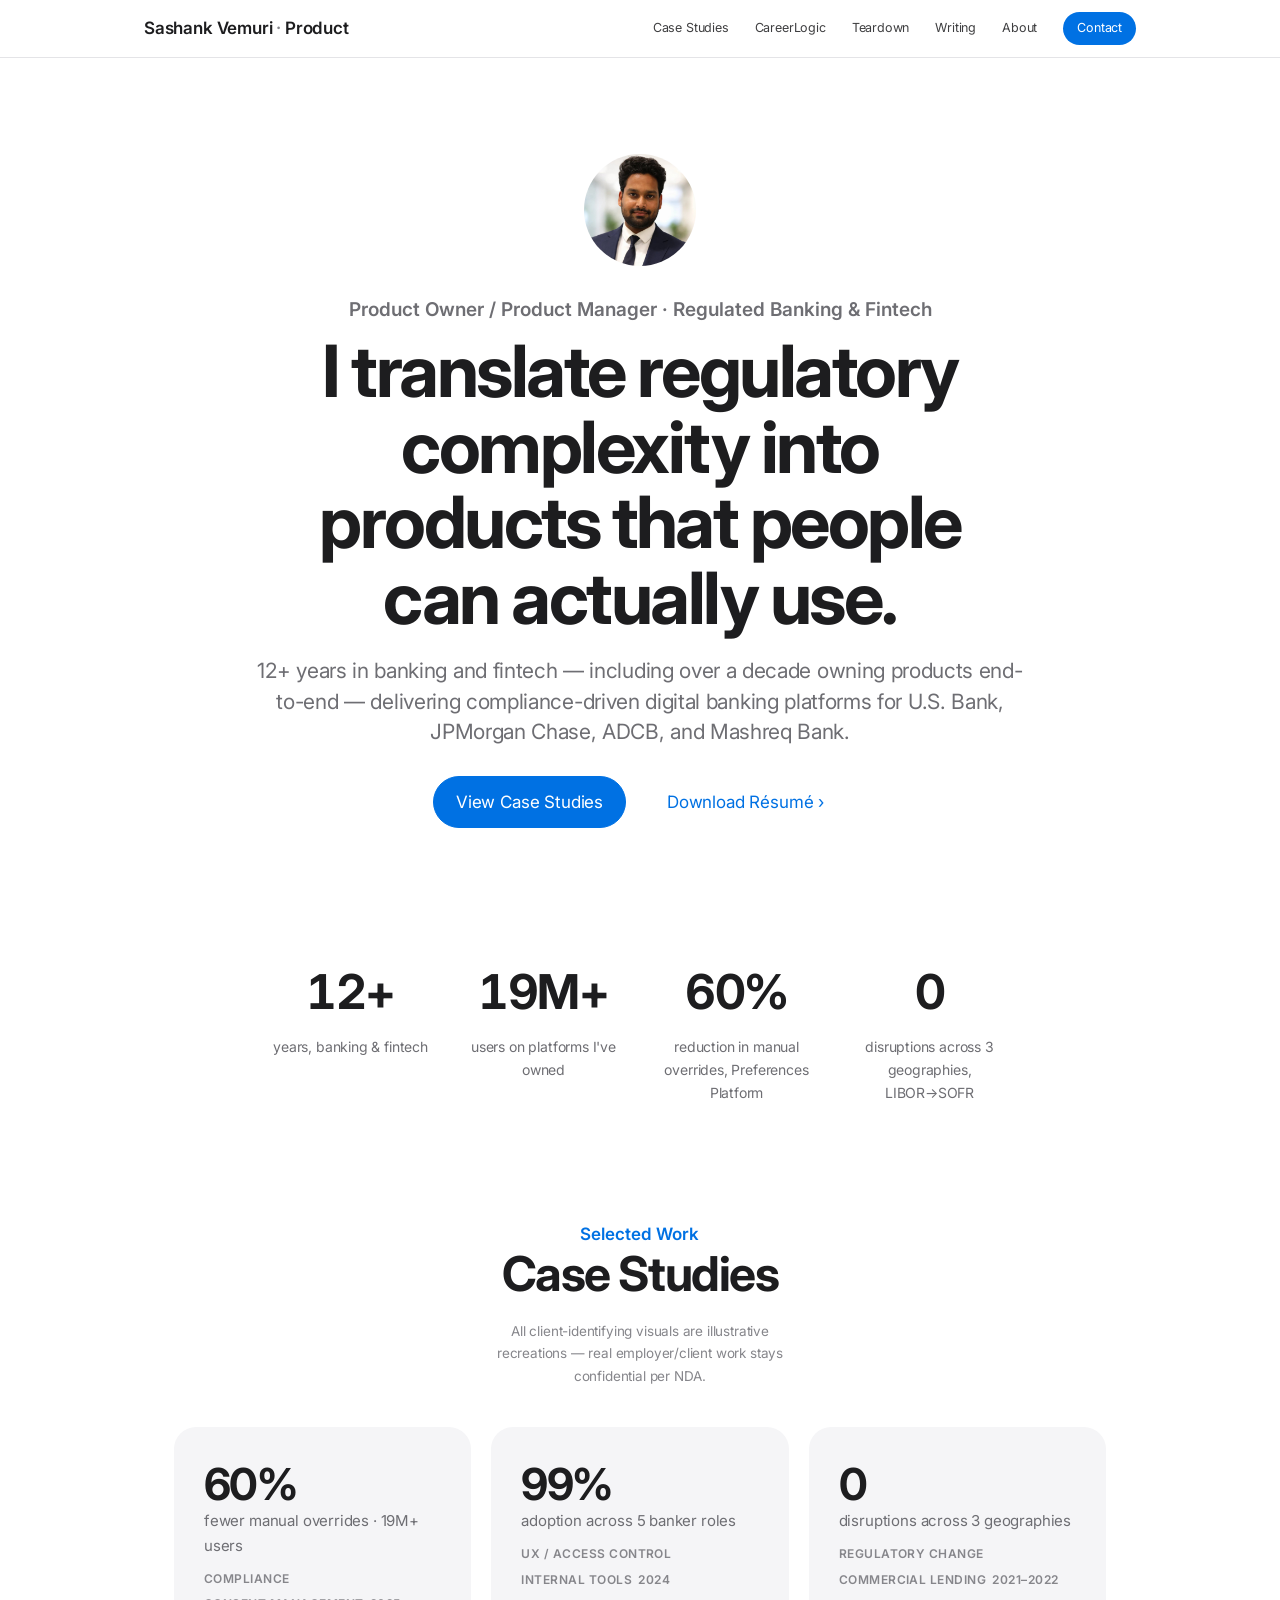
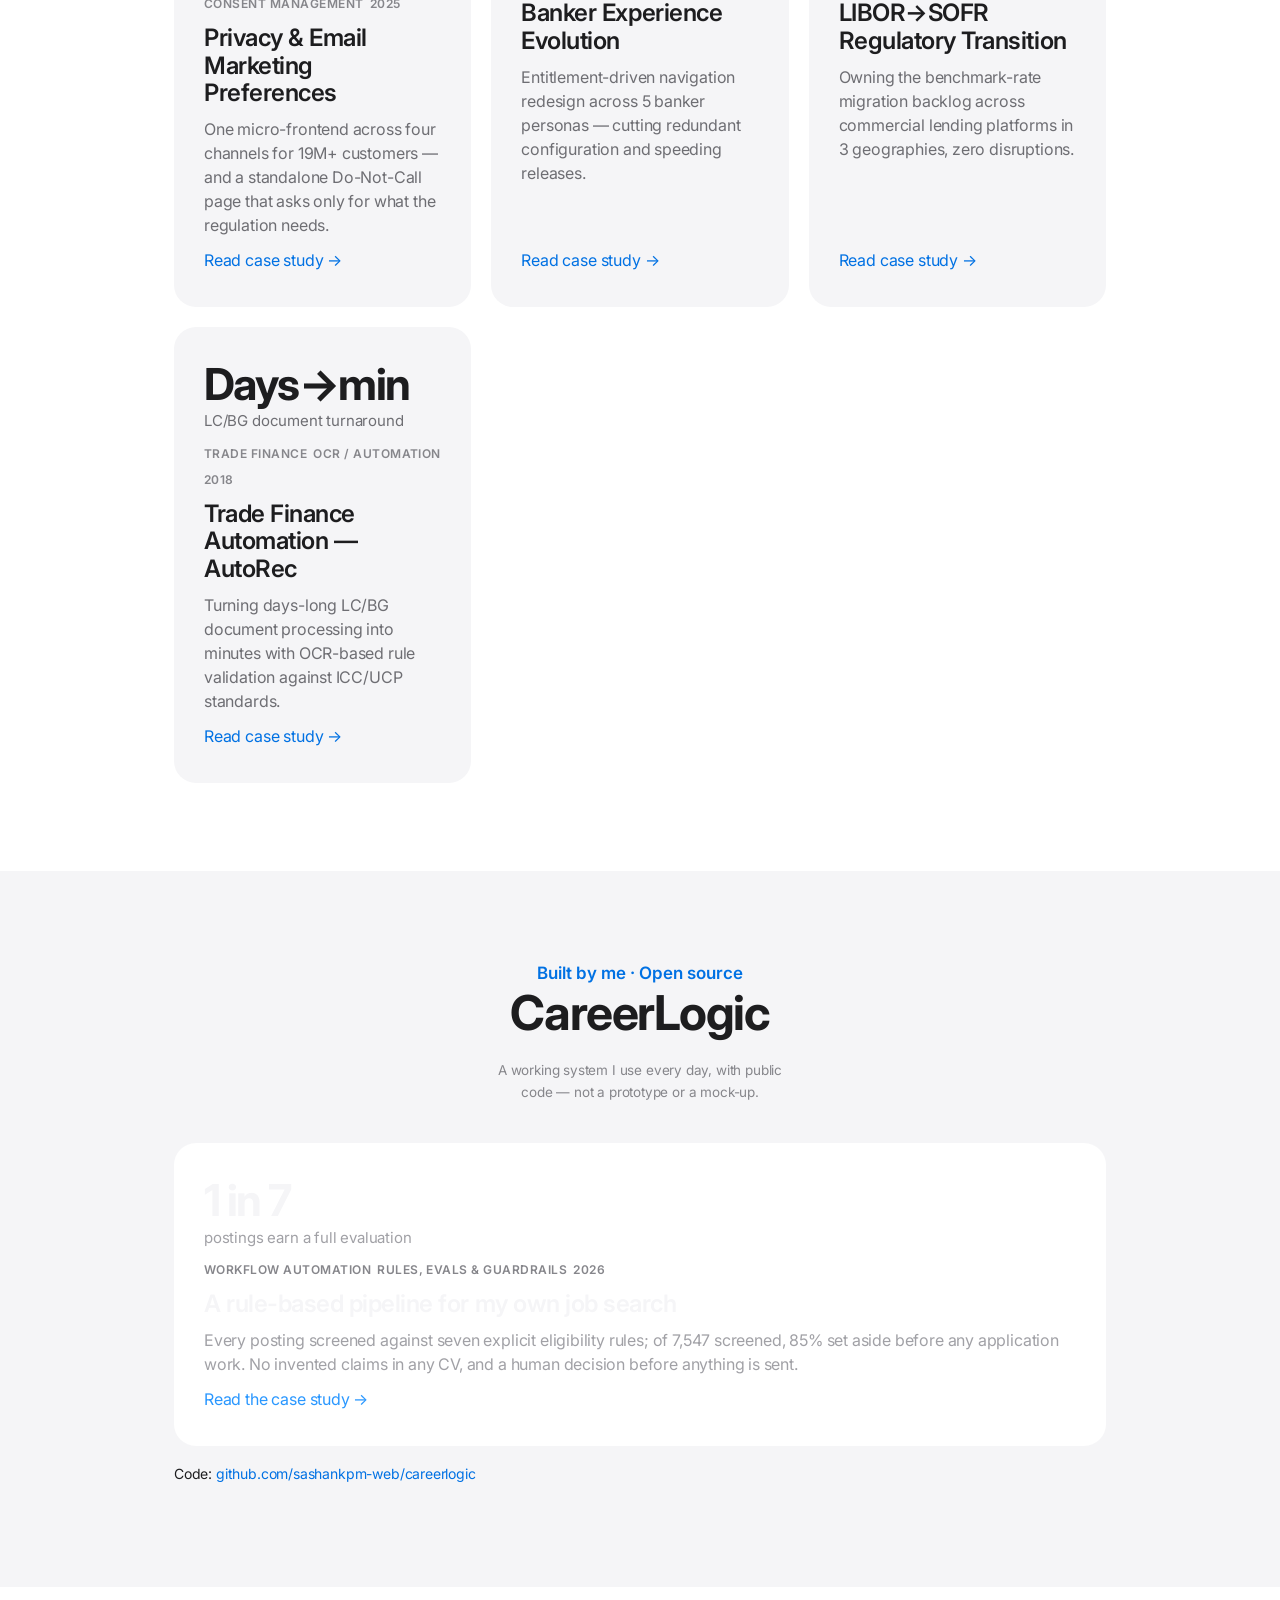
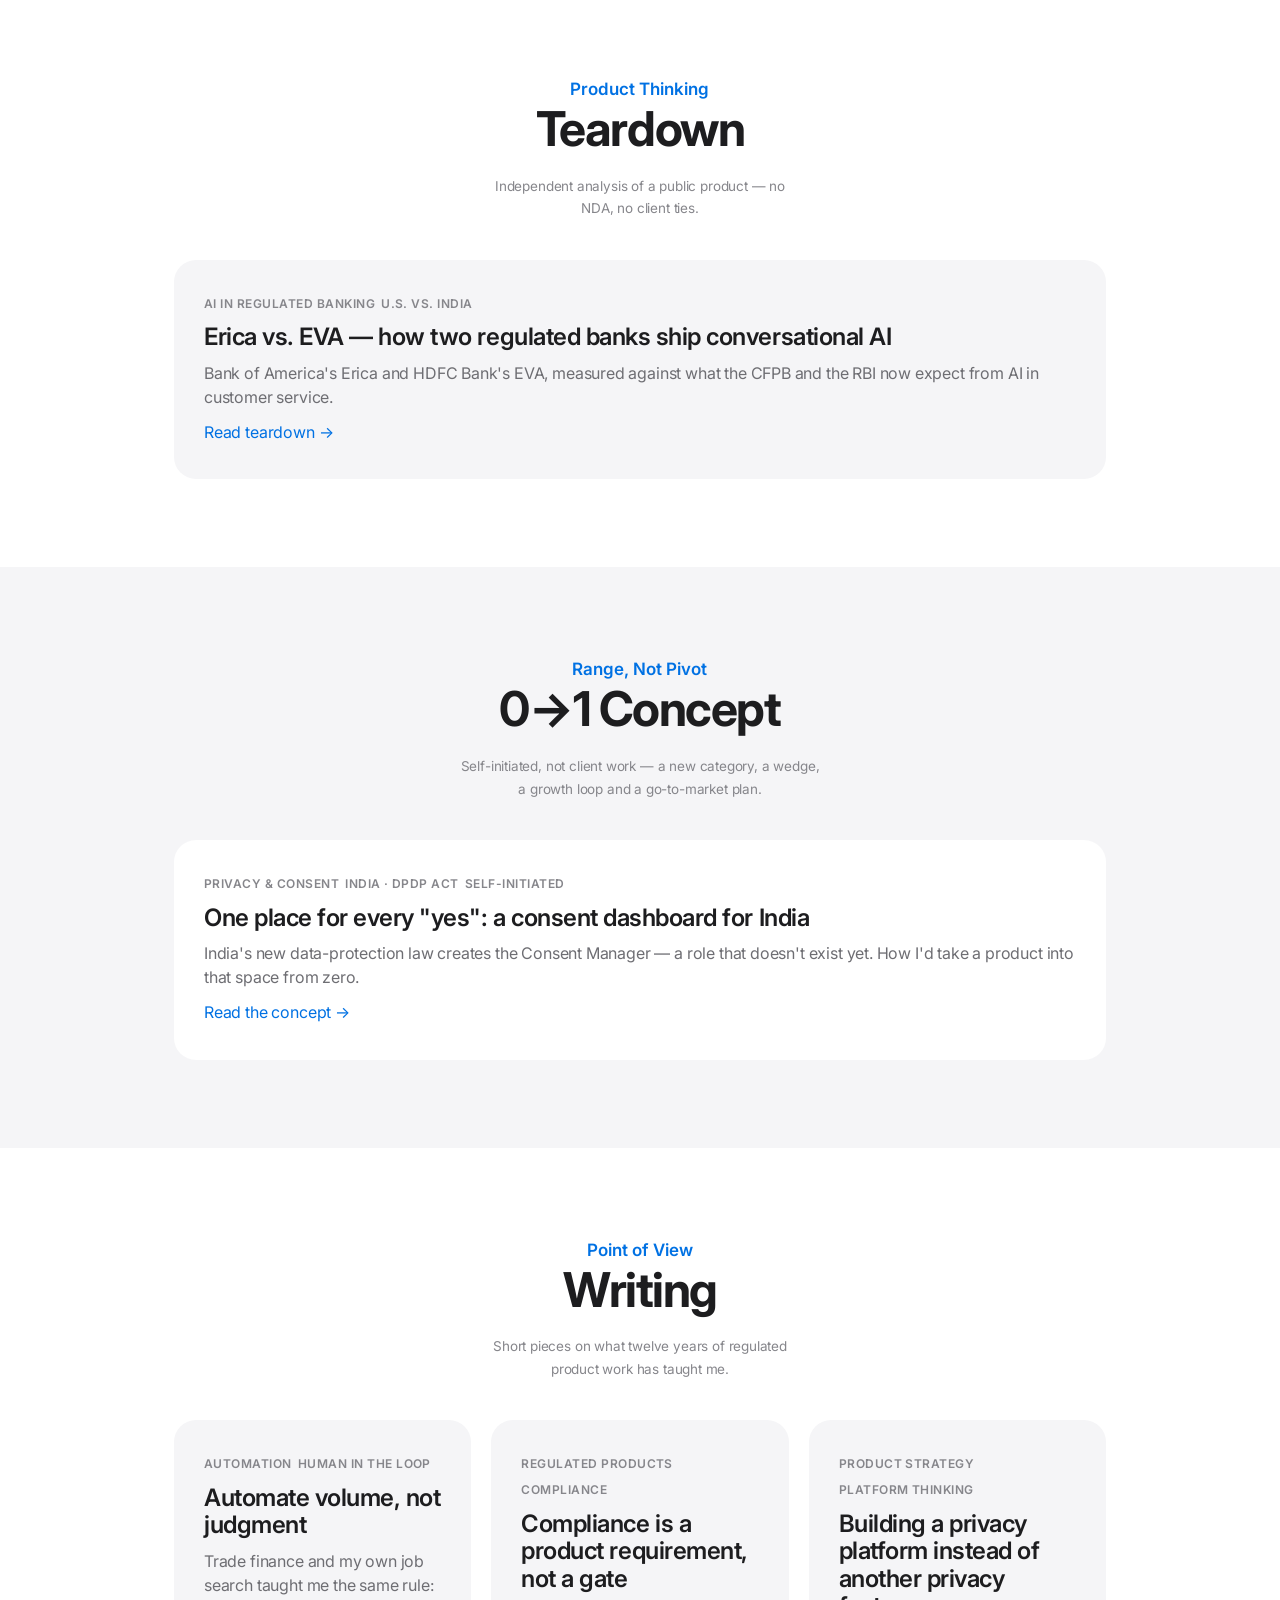
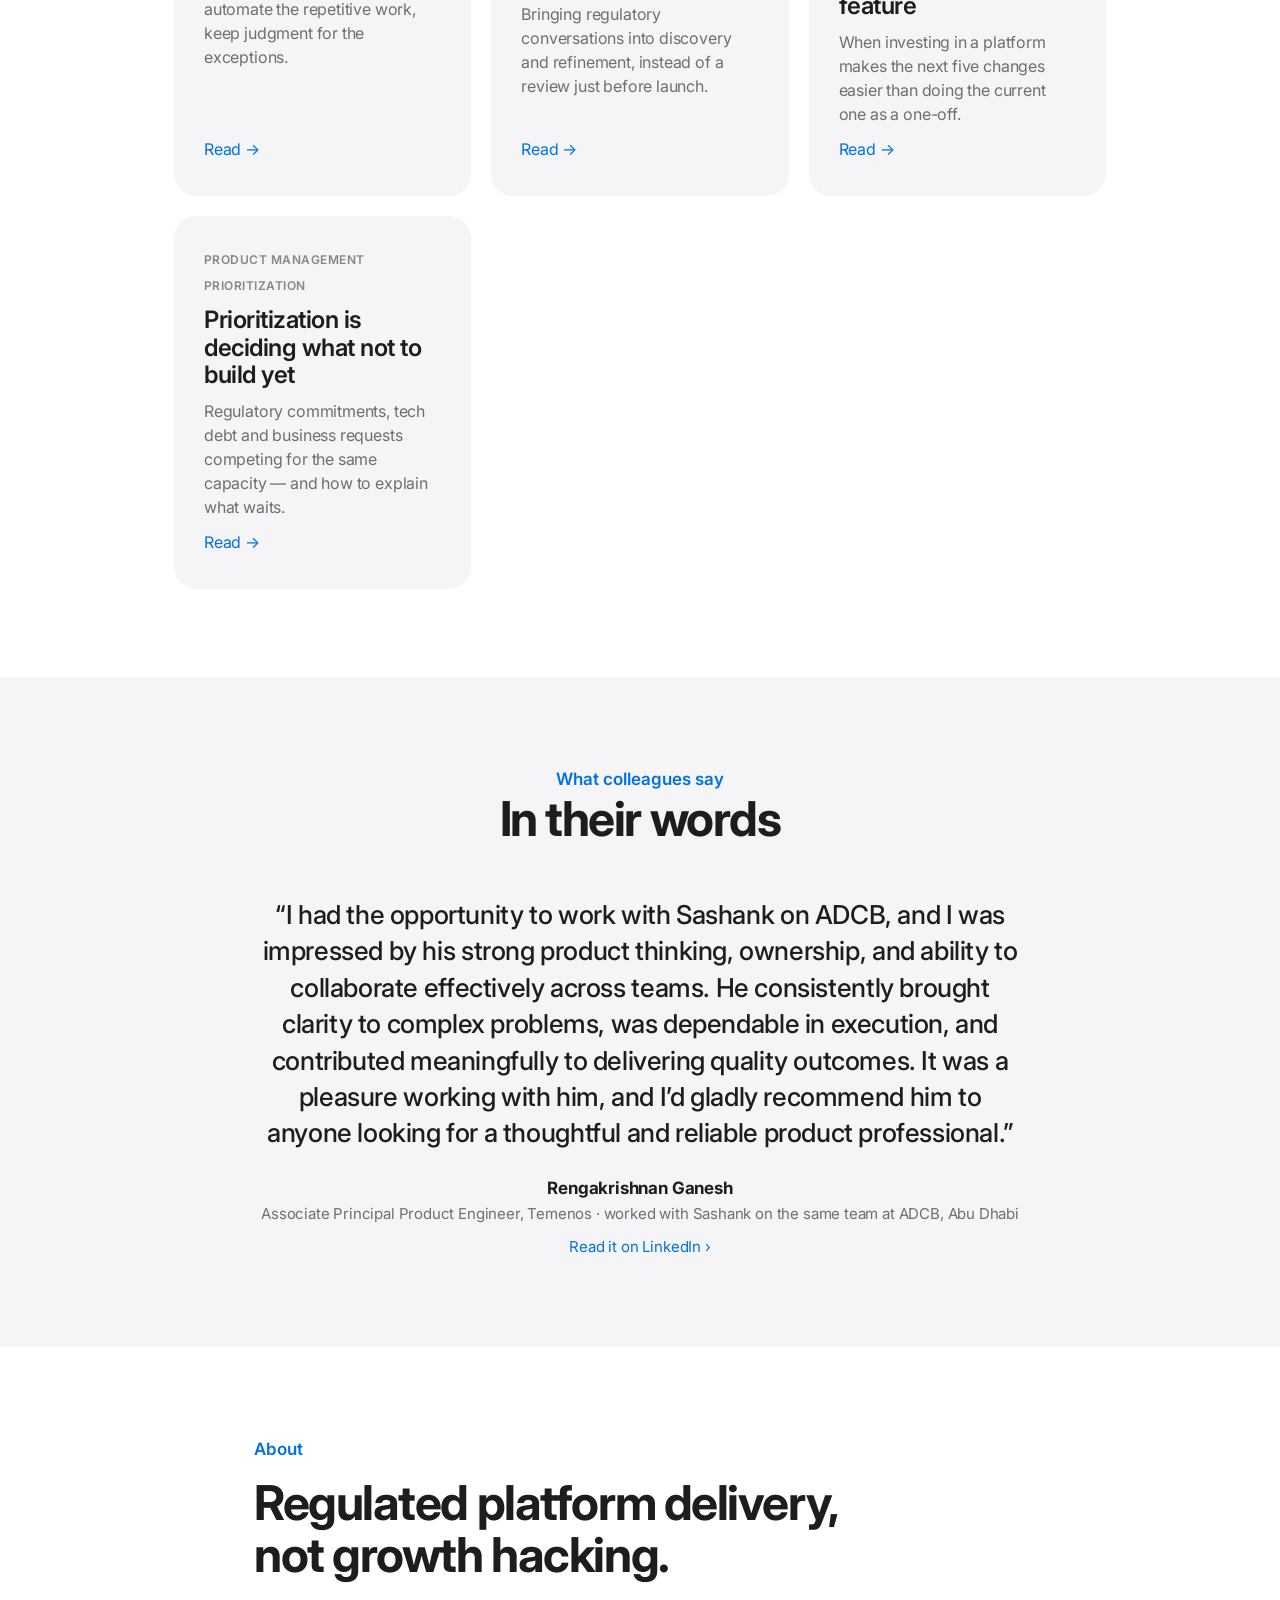
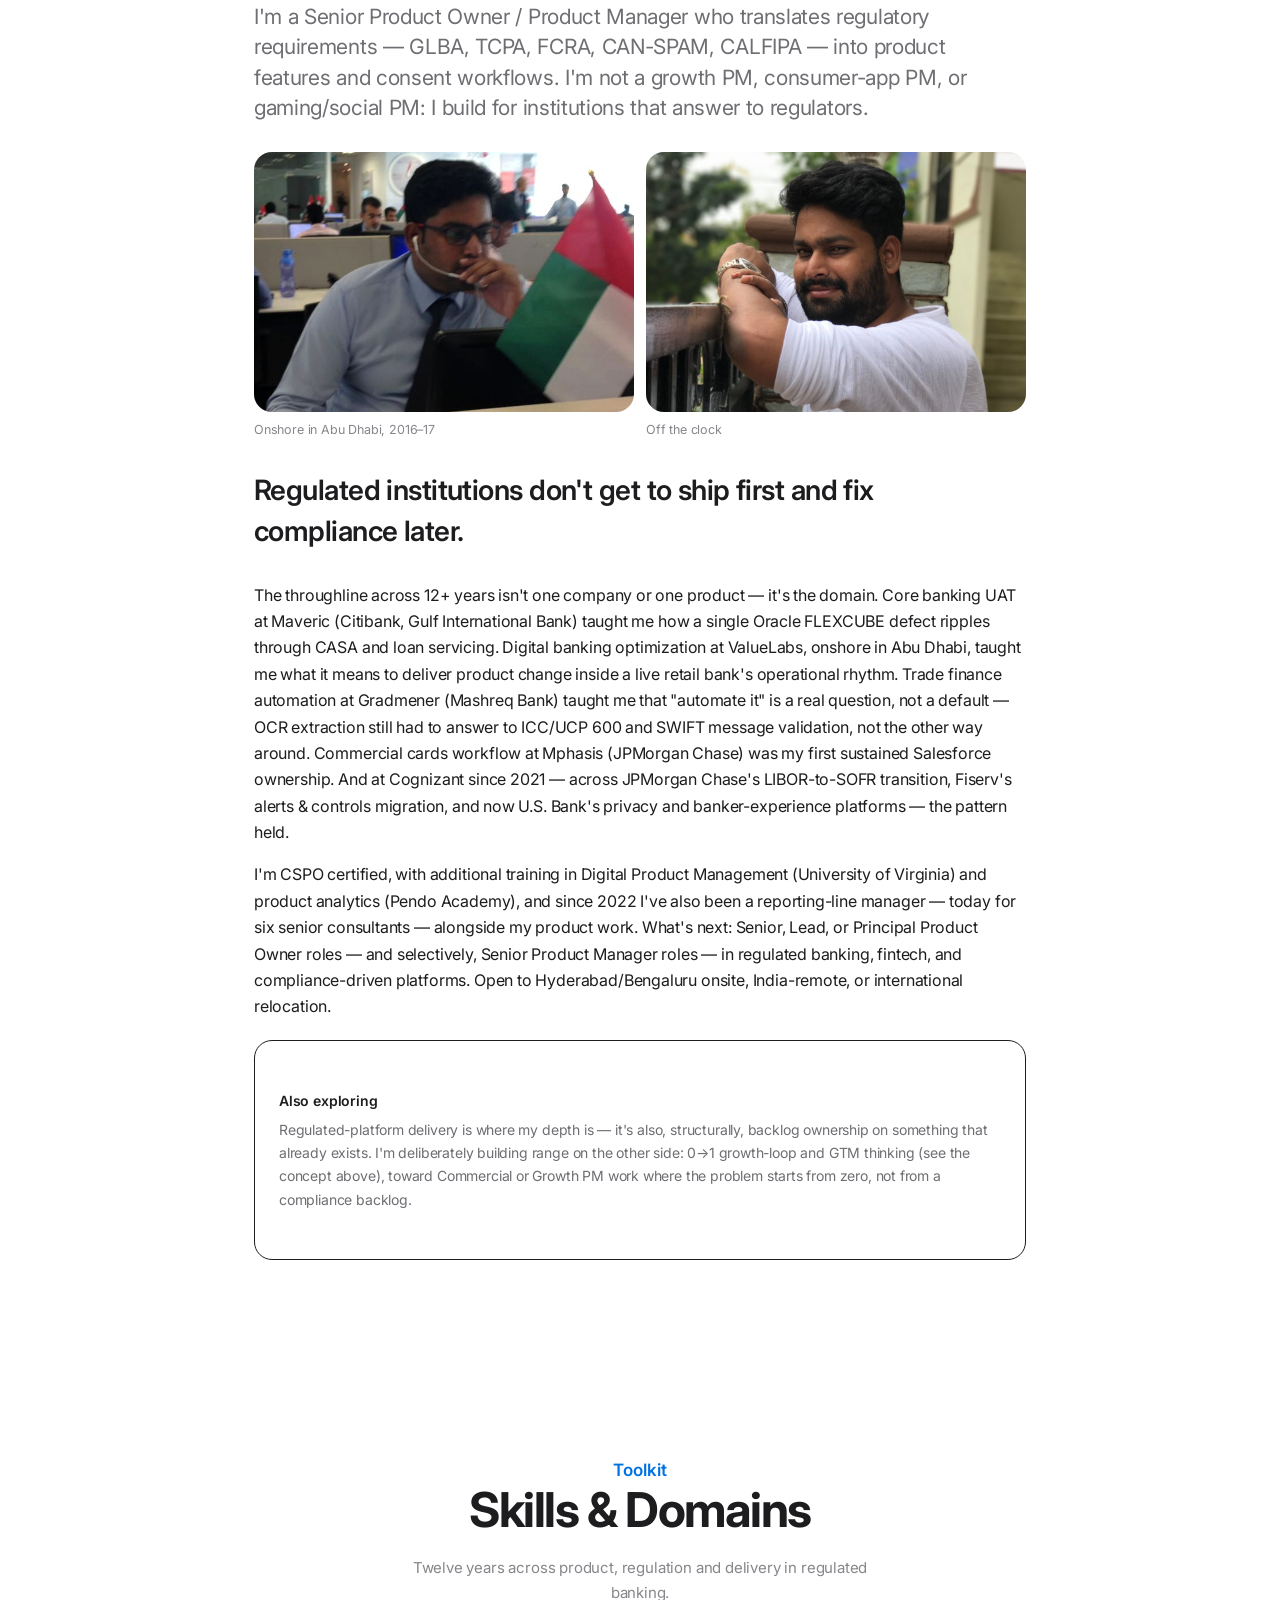
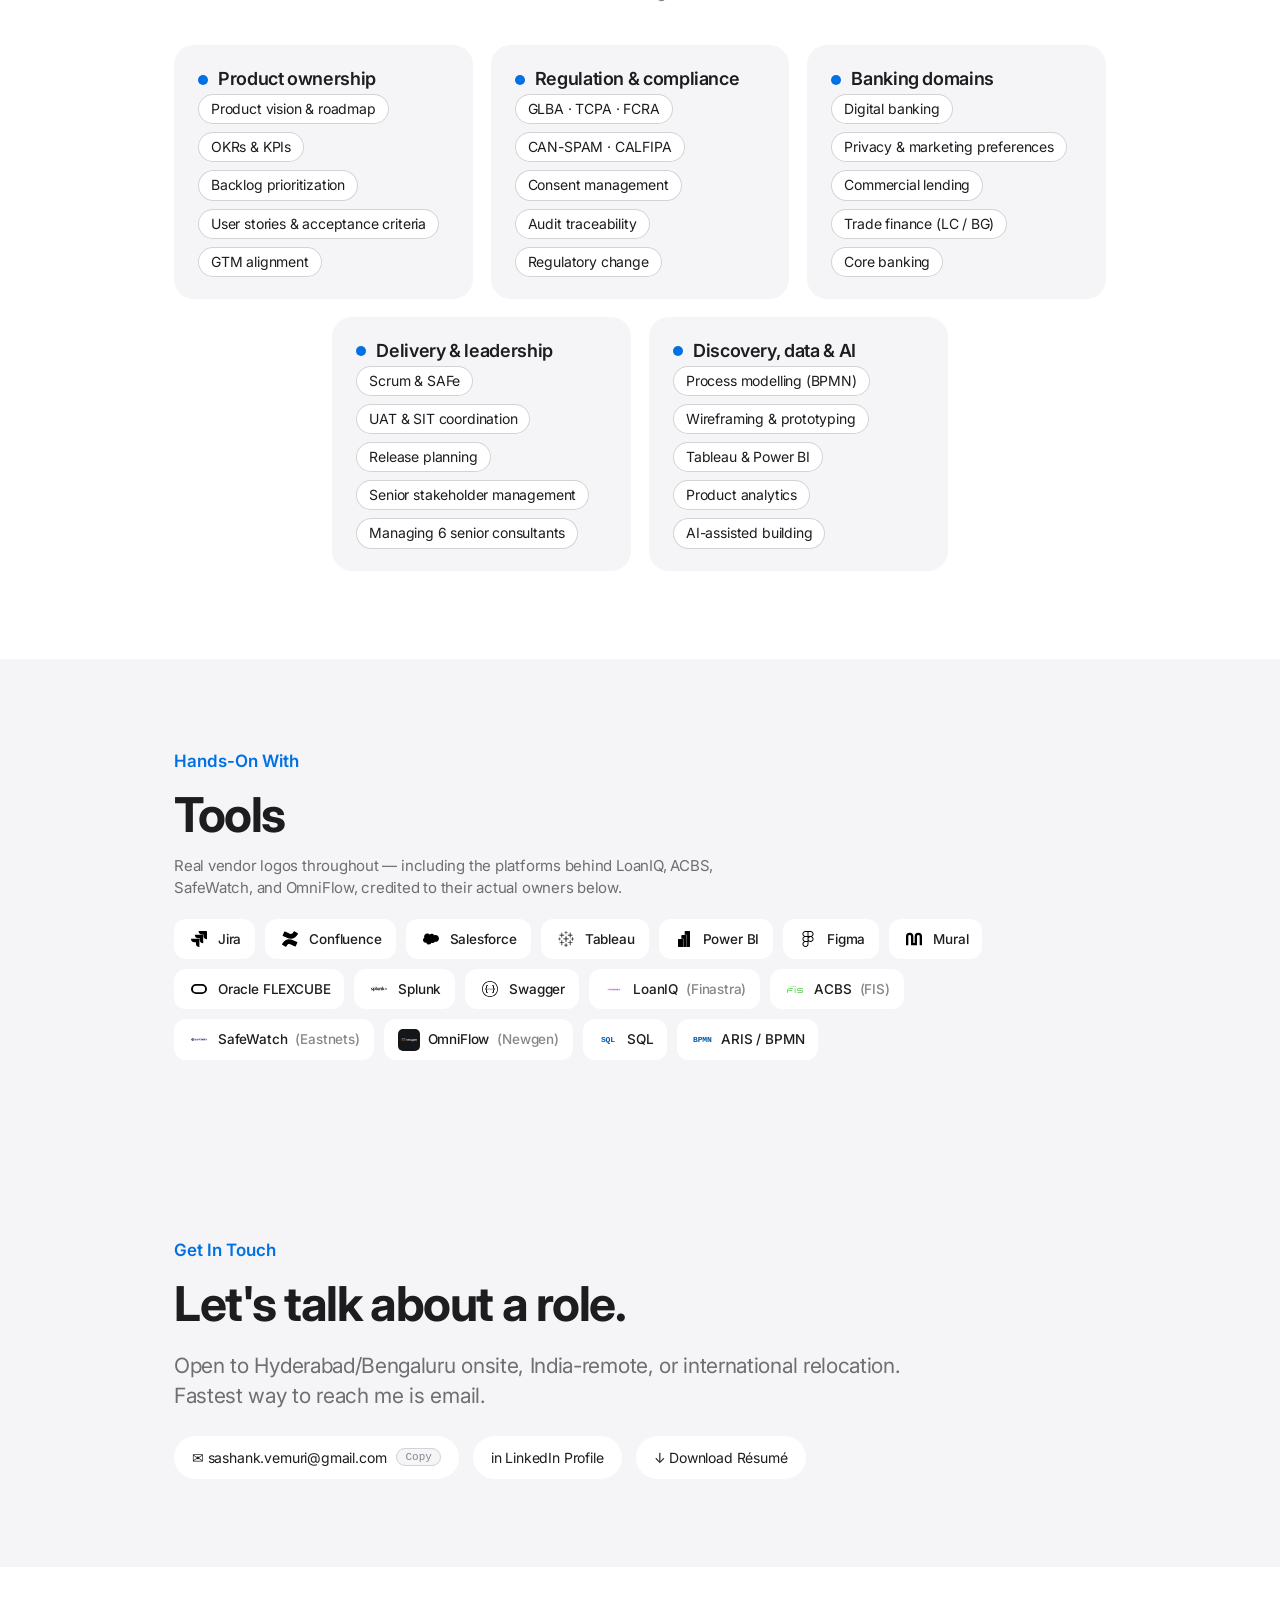
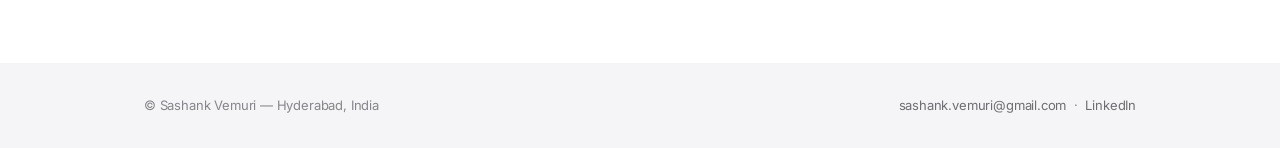
<file: index.html>
<!doctype html>
<html lang="en">
<head>
<meta charset="utf-8">
<meta name="viewport" content="width=device-width, initial-scale=1">
<title>Sashank Vemuri — Product Portfolio</title>
<meta name="description" content="Product Owner / Product Manager with 12+ years in regulated banking and fintech — case studies, CareerLogic, a teardown, a 0→1 concept and writing.">
<meta property="og:type" content="website">
<meta property="og:site_name" content="Sashank Vemuri — Product">
<meta property="og:title" content="Sashank Vemuri — Product Portfolio">
<meta property="og:description" content="Product Owner / Product Manager with 12+ years in regulated banking and fintech — case studies, CareerLogic, a teardown, a 0→1 concept and writing.">
<meta property="og:url" content="https://sashankpm-web.github.io/">
<meta property="og:image" content="https://sashankpm-web.github.io/assets/og-card.jpg">
<meta property="og:image:width" content="1200">
<meta property="og:image:height" content="627">
<meta name="twitter:card" content="summary_large_image">
<link rel="canonical" href="https://sashankpm-web.github.io/">
<link rel="preconnect" href="https://fonts.googleapis.com">
<link rel="preconnect" href="https://fonts.gstatic.com" crossorigin>
<link rel="stylesheet" href="https://fonts.googleapis.com/css2?family=Inter:wght@400;500;600;700&display=swap">
<link rel="stylesheet" href="style.css">
</head>
<body>

<header class="site-header">
  <div class="wrap">
    <div class="brand">Sashank Vemuri <span>·</span> Product</div>
    <nav class="main-nav">
      <a href="#case-studies">Case Studies</a>
      <a href="#careerlogic">CareerLogic</a>
      <a href="#teardown">Teardown</a>
      <a href="#writing">Writing</a>
      <a href="#about">About</a>
      <a href="#contact" class="cta">Contact</a>
    </nav>
  </div>
</header>

<main>

  <!-- HERO -->
  <section class="hero">
    <canvas class="hero-canvas" id="heroCanvas"></canvas>
    <div class="wrap">
      <div class="hero-inner">
        <div>
          <p class="eyebrow">Product Owner / Product Manager · Regulated Banking &amp; Fintech</p>
          <h1>I translate regulatory complexity into products that people can actually use.</h1>
          <p class="lede">12+ years in banking and fintech — including over a decade owning products end-to-end — delivering compliance-driven digital banking platforms for U.S. Bank, JPMorgan Chase, ADCB, and Mashreq Bank.</p>
          <div class="hero-cta">
            <a href="#case-studies" class="btn primary">View Case Studies</a>
            <a href="resume.pdf" class="btn ghost">Download Résumé</a>
          </div>
        </div>
        <img class="avatar" src="assets/headshot.jpg" alt="Sashank Vemuri" onerror="this.outerHTML='&lt;div class=&quot;avatar-slot&quot;&gt;drop your photo at&lt;br&gt;assets/headshot.jpg&lt;/div&gt;'">
      </div>
    </div>
  </section>

  <div class="wrap">
    <!-- PROOF STRIP -->
    <div class="proof-strip">
      <div class="proof-cell"><div class="proof-num">12+</div><div class="proof-label">years, banking &amp; fintech</div></div>
      <div class="proof-cell"><div class="proof-num">19M+</div><div class="proof-label">users on platforms I've owned</div></div>
      <div class="proof-cell"><div class="proof-num">60%</div><div class="proof-label">reduction in manual overrides, Preferences Platform</div></div>
      <div class="proof-cell"><div class="proof-num">0</div><div class="proof-label">disruptions across 3 geographies, LIBOR&rarr;SOFR</div></div>
    </div>
  </div>

  <!-- CASE STUDIES -->
  <section class="section" id="case-studies">
    <div class="wrap">
      <div class="section-head">
        <div>
          <p class="eyebrow">Selected Work</p>
          <h2>Case Studies</h2>
        </div>
        <p style="color:var(--ink-faint); font-size:13.5px; max-width:32ch;">All client-identifying visuals are illustrative recreations — real employer/client work stays confidential per NDA.</p>
      </div>

      <div class="grid">

        <a class="card" href="case-studies/privacy-platform.html" style="text-decoration:none; color:inherit;">
          <div class="tag-row"><span class="tag">Compliance</span><span class="tag">Consent Management</span><span class="tag">2025</span></div>
          <div class="card-metric"><b>60%</b>fewer manual overrides · 19M+ users</div>
          <h3>Privacy &amp; Email Marketing Preferences</h3>
          <p>One micro-frontend across four channels for 19M+ customers — and a standalone Do-Not-Call page that asks only for what the regulation needs.</p>
          <span class="card-link">Read case study &rarr;</span>
        </a>

        <a class="card" href="case-studies/bee-entitlement.html" style="text-decoration:none; color:inherit;">
          <div class="tag-row"><span class="tag">UX / Access Control</span><span class="tag">Internal Tools</span><span class="tag">2024</span></div>
          <div class="card-metric"><b>99%</b>adoption across 5 banker roles</div>
          <h3>Banker Experience Evolution</h3>
          <p>Entitlement-driven navigation redesign across 5 banker personas — cutting redundant configuration and speeding releases.</p>
          <span class="card-link">Read case study &rarr;</span>
        </a>

        <a class="card" href="case-studies/libor-transition.html" style="text-decoration:none; color:inherit;">
          <div class="tag-row"><span class="tag">Regulatory Change</span><span class="tag">Commercial Lending</span><span class="tag">2021–2022</span></div>
          <div class="card-metric"><b>0</b>disruptions across 3 geographies</div>
          <h3>LIBOR&rarr;SOFR Regulatory Transition</h3>
          <p>Owning the benchmark-rate migration backlog across commercial lending platforms in 3 geographies, zero disruptions.</p>
          <span class="card-link">Read case study &rarr;</span>
        </a>

        <a class="card" href="case-studies/trade-finance-autorec.html" style="text-decoration:none; color:inherit;">
          <div class="tag-row"><span class="tag">Trade Finance</span><span class="tag">OCR / Automation</span><span class="tag">2018</span></div>
          <div class="card-metric"><b>Days&rarr;min</b>LC/BG document turnaround</div>
          <h3>Trade Finance Automation — AutoRec</h3>
          <p>Turning days-long LC/BG document processing into minutes with OCR-based rule validation against ICC/UCP standards.</p>
          <span class="card-link">Read case study &rarr;</span>
        </a>

      </div>
    </div>
  </section>

  <!-- CAREERLOGIC -->
  <section class="section band" id="careerlogic">
    <div class="wrap">
      <div class="section-head">
        <div>
          <p class="eyebrow">Built by me · Open source</p>
          <h2>CareerLogic</h2>
        </div>
        <p style="color:var(--ink-faint); font-size:13.5px; max-width:34ch;">A working system I use every day, with public code — not a prototype or a mock-up.</p>
      </div>
      <div class="grid">
        <a class="card feature" href="projects/careerlogic.html" style="text-decoration:none; color:inherit;">
          <div class="tag-row"><span class="tag">Workflow automation</span><span class="tag">Rules, evals &amp; guardrails</span><span class="tag">2026</span></div>
          <div class="card-metric"><b>1 in 7</b>postings earn a full evaluation</div>
          <h3>A rule-based pipeline for my own job search</h3>
          <p>Every posting screened against seven explicit eligibility rules; of 7,547 screened, 85% set aside before any application work. No invented claims in any CV, and a human decision before anything is sent.</p>
          <span class="card-link">Read the case study &rarr;</span>
        </a>
      </div>
      <p style="font-size:14px; margin-top:16px;">Code: <a href="https://github.com/sashankpm-web/careerlogic" target="_blank" rel="noopener">github.com/sashankpm-web/careerlogic</a></p>
    </div>
  </section>

  <!-- TEARDOWN -->
  <section class="section" id="teardown">
    <div class="wrap">
      <div class="section-head">
        <div>
          <p class="eyebrow">Product Thinking</p>
          <h2>Teardown</h2>
        </div>
        <p style="color:var(--ink-faint); font-size:13.5px; max-width:34ch;">Independent analysis of a public product — no NDA, no client ties.</p>
      </div>
      <div class="grid">

        <a class="card" href="teardown/ai-banking-assistant.html" style="text-decoration:none; color:inherit;">
          <div class="tag-row"><span class="tag">AI in regulated banking</span><span class="tag">U.S. vs. India</span></div>
          <h3>Erica vs. EVA — how two regulated banks ship conversational AI</h3>
          <p>Bank of America's Erica and HDFC Bank's EVA, measured against what the CFPB and the RBI now expect from AI in customer service.</p>
          <span class="card-link">Read teardown &rarr;</span>
        </a>

      </div>
    </div>
  </section>

  <!-- 0->1 CONCEPT -->
  <section class="section band" id="concept">
    <div class="wrap">
      <div class="section-head">
        <div>
          <p class="eyebrow">Range, Not Pivot</p>
          <h2>0&rarr;1 Concept</h2>
        </div>
        <p style="color:var(--ink-faint); font-size:13.5px; max-width:40ch;">Self-initiated, not client work — a new category, a wedge, a growth loop and a go-to-market plan.</p>
      </div>
      <div class="grid">
        <a class="card" href="concept/consent-dashboard.html" style="text-decoration:none; color:inherit;">
          <div class="tag-row"><span class="tag">Privacy &amp; consent</span><span class="tag">India · DPDP Act</span><span class="tag">Self-initiated</span></div>
          <h3>One place for every "yes": a consent dashboard for India</h3>
          <p>India's new data-protection law creates the Consent Manager — a role that doesn't exist yet. How I'd take a product into that space from zero.</p>
          <span class="card-link">Read the concept &rarr;</span>
        </a>
      </div>
    </div>
  </section>

  <!-- WRITING -->
  <section class="section" id="writing">
    <div class="wrap">
      <div class="section-head">
        <div>
          <p class="eyebrow">Point of View</p>
          <h2>Writing</h2>
        </div>
        <p style="color:var(--ink-faint); font-size:13.5px; max-width:34ch;">Short pieces on what twelve years of regulated product work has taught me.</p>
      </div>
      <div class="grid">
        <a class="card" href="writing/automate-volume-not-judgment.html" style="text-decoration:none; color:inherit;">
          <div class="tag-row"><span class="tag">Automation</span><span class="tag">Human in the loop</span></div>
          <h3>Automate volume, not judgment</h3>
          <p>Trade finance and my own job search taught me the same rule: automate the repetitive work, keep judgment for the exceptions.</p>
          <span class="card-link">Read &rarr;</span>
        </a>
        <a class="card" href="writing/compliance-is-a-requirement.html" style="text-decoration:none; color:inherit;">
          <div class="tag-row"><span class="tag">Regulated products</span><span class="tag">Compliance</span></div>
          <h3>Compliance is a product requirement, not a gate</h3>
          <p>Bringing regulatory conversations into discovery and refinement, instead of a review just before launch.</p>
          <span class="card-link">Read &rarr;</span>
        </a>
        <a class="card" href="writing/platform-not-feature.html" style="text-decoration:none; color:inherit;">
          <div class="tag-row"><span class="tag">Product strategy</span><span class="tag">Platform thinking</span></div>
          <h3>Building a privacy platform instead of another privacy feature</h3>
          <p>When investing in a platform makes the next five changes easier than doing the current one as a one-off.</p>
          <span class="card-link">Read &rarr;</span>
        </a>
        <a class="card" href="writing/prioritization.html" style="text-decoration:none; color:inherit;">
          <div class="tag-row"><span class="tag">Product management</span><span class="tag">Prioritization</span></div>
          <h3>Prioritization is deciding what not to build yet</h3>
          <p>Regulatory commitments, tech debt and business requests competing for the same capacity — and how to explain what waits.</p>
          <span class="card-link">Read &rarr;</span>
        </a>
      </div>
    </div>
  </section>

  <!-- TESTIMONIALS -->
  <section class="section band" id="testimonials">
    <div class="wrap">
      <div class="section-head">
        <div>
          <p class="eyebrow">What colleagues say</p>
          <h2>In their words</h2>
        </div>
      </div>
      <figure class="testimonial">
        <blockquote>&ldquo;I had the opportunity to work with Sashank on ADCB, and I was impressed by his strong product thinking, ownership, and ability to collaborate effectively across teams. He consistently brought clarity to complex problems, was dependable in execution, and contributed meaningfully to delivering quality outcomes. It was a pleasure working with him, and I&rsquo;d gladly recommend him to anyone looking for a thoughtful and reliable product professional.&rdquo;</blockquote>
        <figcaption>
          <b>Rengakrishnan Ganesh</b>
          Associate Principal Product Engineer, Temenos &middot; worked with Sashank on the same team at ADCB, Abu Dhabi
          <br><a href="https://www.linkedin.com/in/sashank-vemuri/details/recommendations/" target="_blank" rel="noopener">Read it on LinkedIn &rsaquo;</a>
        </figcaption>
      </figure>
    </div>
  </section>

  <!-- ABOUT -->
  <section class="section" id="about">
    <div class="wrap">
      <p class="eyebrow">About</p>
      <h2>Regulated platform delivery, not growth hacking.</h2>
      <p class="lede">
        I'm a Senior Product Owner / Product Manager who translates regulatory requirements — GLBA, TCPA, FCRA,
        CAN-SPAM, CALFIPA — into product features and consent workflows. I'm not a growth PM, consumer-app PM,
        or gaming/social PM: I build for institutions that answer to regulators.
      </p>

      <div class="photo-strip" style="grid-template-columns:repeat(2,1fr);">
        <figure style="margin:0;">
          <img src="assets/about-abudhabi.jpg" alt="Sashank at his desk on the bank's floor in Abu Dhabi, with a UAE flag on the partition" loading="lazy" style="height:260px; object-position:center 35%;">
          <figcaption style="font-size:12.5px; color:var(--ink-faint); margin-top:8px;">Onshore in Abu Dhabi, 2016–17</figcaption>
        </figure>
        <figure style="margin:0;">
          <img src="assets/about-casual.jpg" alt="Sashank, smiling, in a white t-shirt outdoors" loading="lazy" style="height:260px; object-position:center 30%;">
          <figcaption style="font-size:12.5px; color:var(--ink-faint); margin-top:8px;">Off the clock</figcaption>
        </figure>
      </div>

      <p class="pull-quote">Regulated institutions don't get to ship first and fix compliance later.</p>

      <p>
        The throughline across 12+ years isn't one company or one product — it's the domain. Core banking UAT at
        Maveric (Citibank, Gulf International Bank) taught me how a single Oracle FLEXCUBE defect ripples through
        CASA and loan servicing. Digital banking optimization at ValueLabs, onshore in Abu Dhabi, taught me what
        it means to deliver product change inside a live retail bank's operational rhythm. Trade finance
        automation at Gradmener (Mashreq Bank) taught me that "automate it" is a real question, not a default —
        OCR extraction still had to answer to ICC/UCP 600 and SWIFT message validation, not the other way around.
        Commercial cards workflow at Mphasis (JPMorgan Chase) was my first sustained Salesforce ownership. And at
        Cognizant since 2021 — across JPMorgan Chase's LIBOR-to-SOFR transition, Fiserv's alerts &amp; controls
        migration, and now U.S. Bank's privacy and banker-experience platforms — the pattern held.
      </p>
      <p>
        I'm CSPO certified, with additional training in Digital Product Management (University of Virginia) and
        product analytics (Pendo Academy), and since 2022 I've also been a reporting-line manager — today for six senior
        consultants — alongside my product work. What's next: Senior, Lead, or Principal Product Owner roles — and
        selectively, Senior Product Manager roles — in regulated banking, fintech, and compliance-driven
        platforms. Open to Hyderabad/Bengaluru onsite, India-remote, or international relocation.
      </p>
      <div class="mockup-slot" style="text-align:left; border-style:solid; background:var(--surface); border-color:var(--accent2);">
        <b style="display:block; color:var(--ink); font-family:var(--font-body); font-weight:600; margin-bottom:6px; font-size:14px;">Also exploring</b>
        <span style="font-size:14px; color:var(--ink-soft);">Regulated-platform delivery is where my depth is — it's also, structurally, backlog ownership on something that already exists. I'm deliberately building range on the other side: 0&rarr;1 growth-loop and GTM thinking (see the concept above), toward Commercial or Growth PM work where the problem starts from zero, not from a compliance backlog.</span>
      </div>
    </div>
  </section>

  <!-- SKILLS -->
  <section class="section" id="skills">
    <div class="wrap">
      <div class="section-head">
        <div>
          <p class="eyebrow">Toolkit</p>
          <h2>Skills &amp; Domains</h2>
        </div>
        <p style="color:var(--ink-faint); font-size:15px; max-width:52ch;">Twelve years across product, regulation and delivery in regulated banking.</p>
      </div>
      <div class="skill-groups">
        <div class="skill-group">
          <h3>Product ownership</h3>
          <ul class="chips"><li>Product vision &amp; roadmap</li><li>OKRs &amp; KPIs</li><li>Backlog prioritization</li><li>User stories &amp; acceptance criteria</li><li>GTM alignment</li></ul>
        </div>
        <div class="skill-group">
          <h3>Regulation &amp; compliance</h3>
          <ul class="chips"><li>GLBA · TCPA · FCRA</li><li>CAN-SPAM · CALFIPA</li><li>Consent management</li><li>Audit traceability</li><li>Regulatory change</li></ul>
        </div>
        <div class="skill-group">
          <h3>Banking domains</h3>
          <ul class="chips"><li>Digital banking</li><li>Privacy &amp; marketing preferences</li><li>Commercial lending</li><li>Trade finance (LC / BG)</li><li>Core banking</li></ul>
        </div>
        <div class="skill-group">
          <h3>Delivery &amp; leadership</h3>
          <ul class="chips"><li>Scrum &amp; SAFe</li><li>UAT &amp; SIT coordination</li><li>Release planning</li><li>Senior stakeholder management</li><li>Managing 6 senior consultants</li></ul>
        </div>
        <div class="skill-group">
          <h3>Discovery, data &amp; AI</h3>
          <ul class="chips"><li>Process modelling (BPMN)</li><li>Wireframing &amp; prototyping</li><li>Tableau &amp; Power BI</li><li>Product analytics</li><li>AI-assisted building</li></ul>
        </div>
      </div>
    </div>
  </section>

  <!-- TOOLS -->
  <section class="section band" id="tools">
    <div class="wrap">
      <p class="eyebrow">Hands-On With</p>
      <h2>Tools</h2>
      <p class="lede" style="font-size:15px;">Real vendor logos throughout — including the platforms behind LoanIQ, ACBS, SafeWatch, and OmniFlow, credited to their actual owners below.</p>
      <div class="tool-grid">
        <span class="tool-badge"><span class="icon-chip"><img src="assets/logos/jira.svg" alt="Jira"></span>Jira</span>
        <span class="tool-badge"><span class="icon-chip"><img src="assets/logos/confluence.svg" alt="Confluence"></span>Confluence</span>
        <span class="tool-badge"><span class="icon-chip"><img src="assets/logos/salesforce.svg" alt="Salesforce"></span>Salesforce</span>
        <span class="tool-badge"><span class="icon-chip"><img src="assets/logos/tableau.svg" alt="Tableau"></span>Tableau</span>
        <span class="tool-badge"><span class="icon-chip"><img src="assets/logos/powerbi.svg" alt="Power BI"></span>Power BI</span>
        <span class="tool-badge"><span class="icon-chip"><img src="assets/logos/figma.svg" alt="Figma"></span>Figma</span>
        <span class="tool-badge"><span class="icon-chip"><img src="assets/logos/mural.svg" alt="Mural"></span>Mural</span>
        <span class="tool-badge"><span class="icon-chip"><img src="assets/logos/oracle.svg" alt="Oracle"></span>Oracle FLEXCUBE</span>
        <span class="tool-badge"><span class="icon-chip"><img src="assets/logos/splunk.svg" alt="Splunk"></span>Splunk</span>
        <span class="tool-badge"><span class="icon-chip"><img src="assets/logos/swagger.svg" alt="Swagger"></span>Swagger</span>
        <span class="tool-badge"><span class="icon-chip"><img src="assets/logos/finastra.png" alt="Finastra"></span>LoanIQ <span style="color:var(--ink-faint);">(Finastra)</span></span>
        <span class="tool-badge"><span class="icon-chip"><img src="assets/logos/fis.svg" alt="FIS"></span>ACBS <span style="color:var(--ink-faint);">(FIS)</span></span>
        <span class="tool-badge"><span class="icon-chip"><img src="assets/logos/eastnets.svg" alt="Eastnets"></span>SafeWatch <span style="color:var(--ink-faint);">(Eastnets)</span></span>
        <span class="tool-badge"><span class="icon-chip dark"><img src="assets/logos/newgen.svg" alt="Newgen"></span>OmniFlow <span style="color:var(--ink-faint);">(Newgen)</span></span>
        <span class="tool-badge"><span class="icon-chip"><span style="font-family:var(--font-mono); font-size:8px; font-weight:700; color:var(--accent-deep);">SQL</span></span>SQL</span>
        <span class="tool-badge"><span class="icon-chip"><span style="font-family:var(--font-mono); font-size:8px; font-weight:700; color:var(--accent-deep);">BPMN</span></span>ARIS / BPMN</span>
      </div>
    </div>
  </section>

  <!-- CONTACT -->
  <section class="section band" id="contact">
    <div class="wrap">
      <p class="eyebrow">Get In Touch</p>
      <h2>Let's talk about a role.</h2>
      <p class="lede">Open to Hyderabad/Bengaluru onsite, India-remote, or international relocation. Fastest way to reach me is email.</p>
      <div class="contact-grid">
        <a class="contact-pill" href="mailto:sashank.vemuri@gmail.com" id="emailPill">
          ✉ sashank.vemuri@gmail.com
          <button class="copy-btn" id="copyEmailBtn" type="button">Copy</button>
        </a>
        <a class="contact-pill" href="https://linkedin.com/in/sashank-vemuri" target="_blank" rel="noopener">in LinkedIn Profile</a>
        <a class="contact-pill" href="resume.pdf">↓ Download Résumé</a>
      </div>
    </div>
  </section>

</main>

<footer class="site-footer">
  <div class="wrap">
    <div>&copy; Sashank Vemuri — Hyderabad, India</div>
    <div>
      <a href="mailto:sashank.vemuri@gmail.com">sashank.vemuri@gmail.com</a>
      &nbsp;·&nbsp;
      <a href="https://linkedin.com/in/sashank-vemuri" target="_blank" rel="noopener">LinkedIn</a>
    </div>
  </div>
</footer>

<script>
// Copy-to-clipboard for email pill (button click doesn't trigger the mailto link navigation)
(function(){
  var btn = document.getElementById('copyEmailBtn');
  if(!btn) return;
  btn.addEventListener('click', function(e){
    e.preventDefault();
    e.stopPropagation();
    navigator.clipboard.writeText('sashank.vemuri@gmail.com').then(function(){
      var original = btn.textContent;
      btn.textContent = 'Copied';
      btn.setAttribute('data-copied','true');
      setTimeout(function(){ btn.textContent = original; btn.removeAttribute('data-copied'); }, 1600);
    });
  });
})();

// Abstract generative hero background: a slow-drifting node network,
// evoking data/ledger connectivity rather than a decorative gradient blob.
(function(){
  var canvas = document.getElementById('heroCanvas');
  if(!canvas) return;
  var ctx = canvas.getContext('2d');
  var reduceMotion = window.matchMedia('(prefers-reduced-motion: reduce)').matches;
  var dpr = Math.min(window.devicePixelRatio || 1, 2);
  var w, h, nodes = [];
  var isDark = function(){
    var t = document.documentElement.getAttribute('data-theme');
    if(t === 'dark') return true;
    if(t === 'light') return false;
    return window.matchMedia('(prefers-color-scheme: dark)').matches;
  };

  function resize(){
    var rect = canvas.parentElement.getBoundingClientRect();
    w = rect.width; h = rect.height;
    canvas.width = w * dpr; canvas.height = h * dpr;
    canvas.style.width = w + 'px'; canvas.style.height = h + 'px';
    ctx.setTransform(dpr,0,0,dpr,0,0);
    var count = Math.max(14, Math.round(w / 90));
    nodes = [];
    for(var i=0;i<count;i++){
      nodes.push({
        x: Math.random()*w, y: Math.random()*h,
        vx: (Math.random()-0.5)*0.15, vy: (Math.random()-0.5)*0.15
      });
    }
  }

  function draw(){
    ctx.clearRect(0,0,w,h);
    var dot = isDark() ? 'rgba(111,168,216,0.55)' : 'rgba(43,93,140,0.4)';
    var line = isDark() ? 'rgba(111,168,216,0.16)' : 'rgba(43,93,140,0.12)';
    for(var i=0;i<nodes.length;i++){
      var n = nodes[i];
      if(!reduceMotion){
        n.x += n.vx; n.y += n.vy;
        if(n.x < 0 || n.x > w) n.vx *= -1;
        if(n.y < 0 || n.y > h) n.vy *= -1;
      }
      for(var j=i+1;j<nodes.length;j++){
        var m = nodes[j];
        var dx = n.x-m.x, dy = n.y-m.y;
        var dist = Math.sqrt(dx*dx+dy*dy);
        if(dist < 170){
          ctx.strokeStyle = line;
          ctx.lineWidth = 1;
          ctx.beginPath();
          ctx.moveTo(n.x,n.y); ctx.lineTo(m.x,m.y);
          ctx.stroke();
        }
      }
    }
    for(var k=0;k<nodes.length;k++){
      ctx.fillStyle = dot;
      ctx.beginPath();
      ctx.arc(nodes[k].x, nodes[k].y, 2, 0, Math.PI*2);
      ctx.fill();
    }
    if(!reduceMotion){ requestAnimationFrame(draw); }
  }

  resize();
  draw();
  window.addEventListener('resize', resize);
  if(reduceMotion){ draw(); } // draw one static frame
})();
</script>

</body>
</html>
</file>
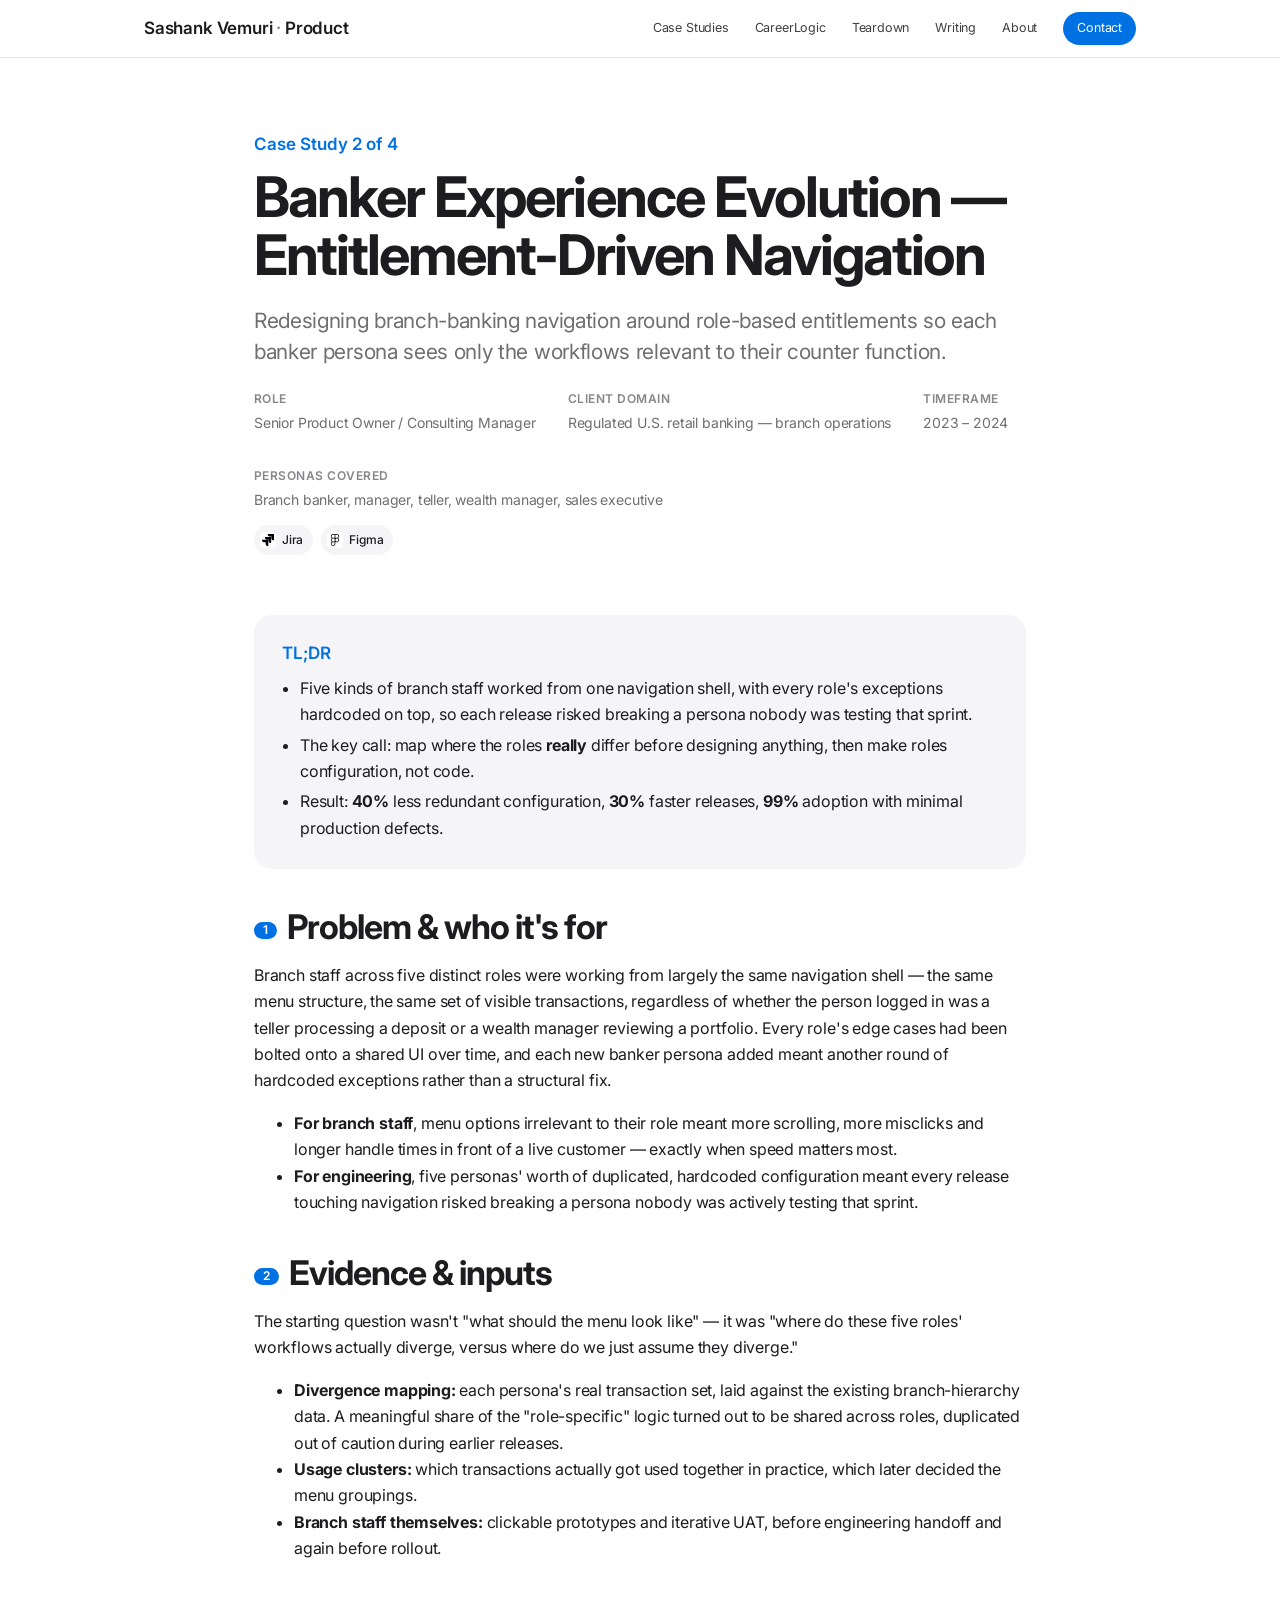
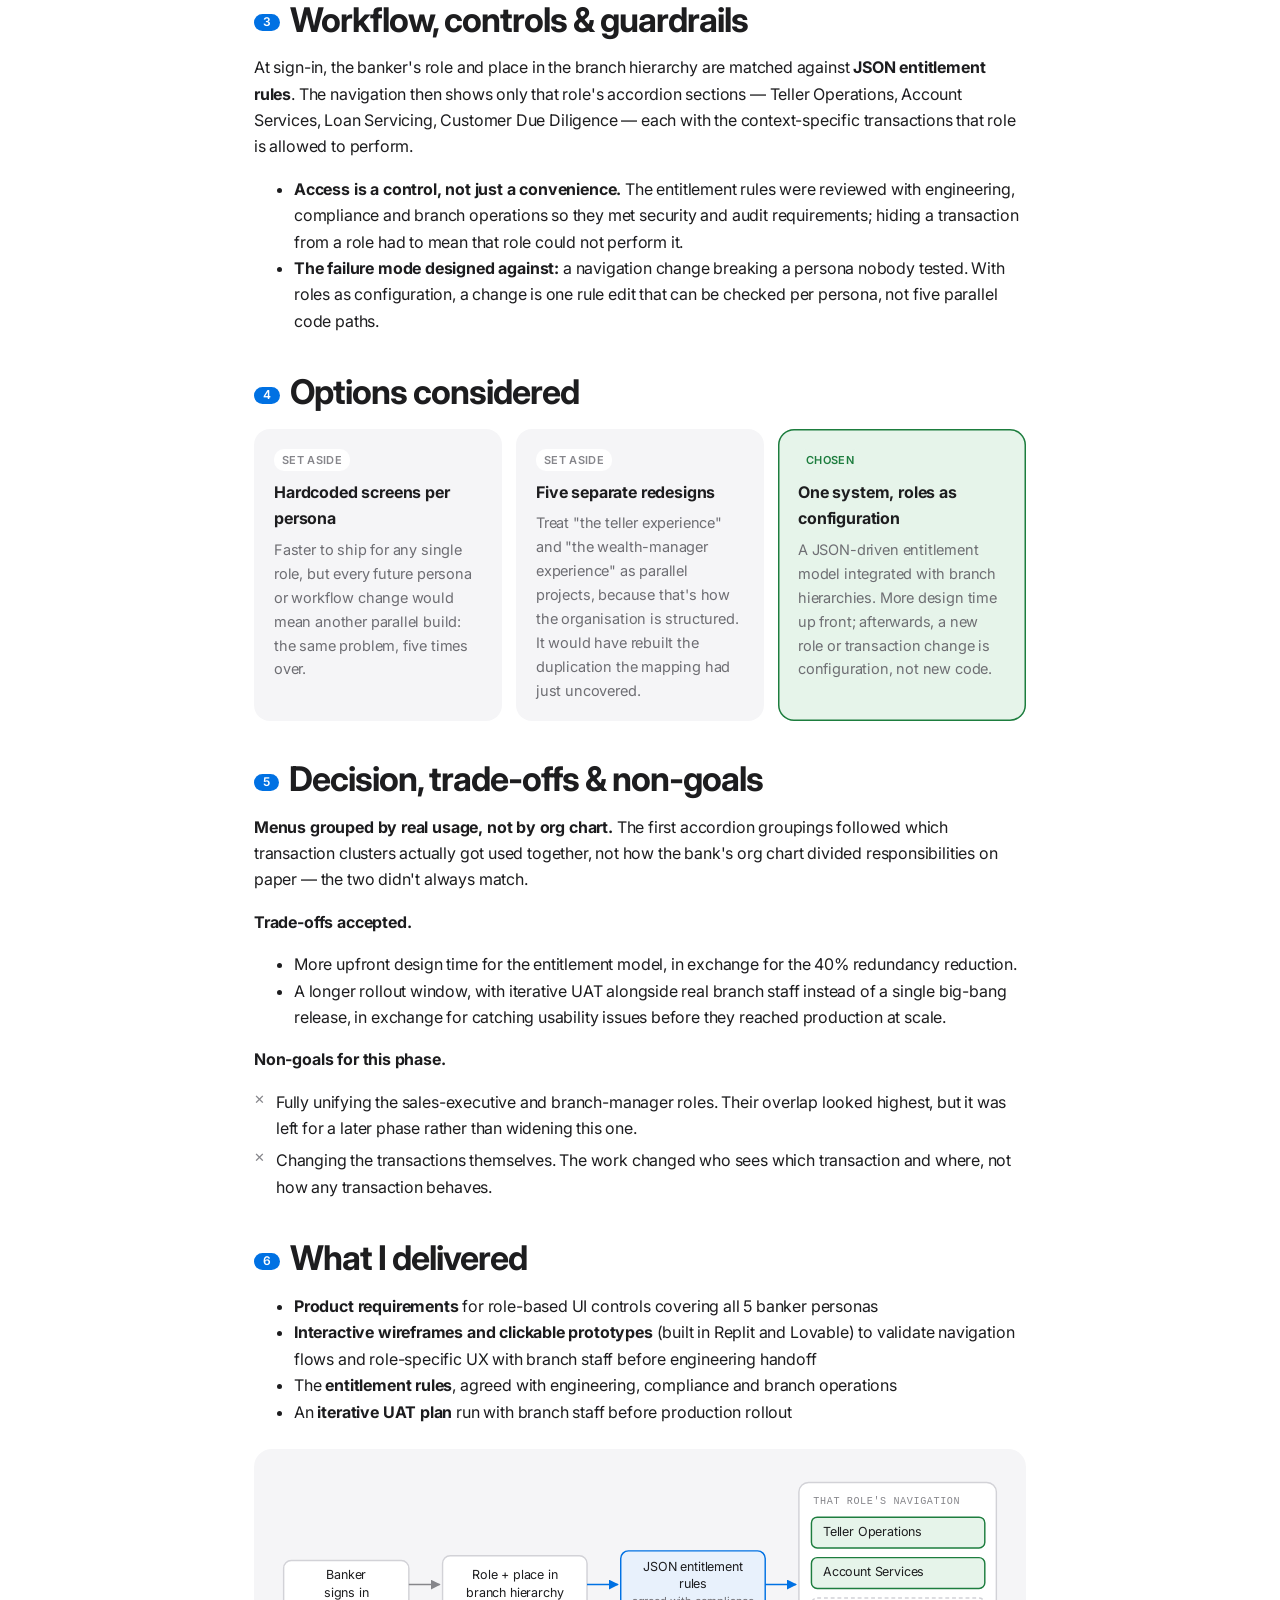
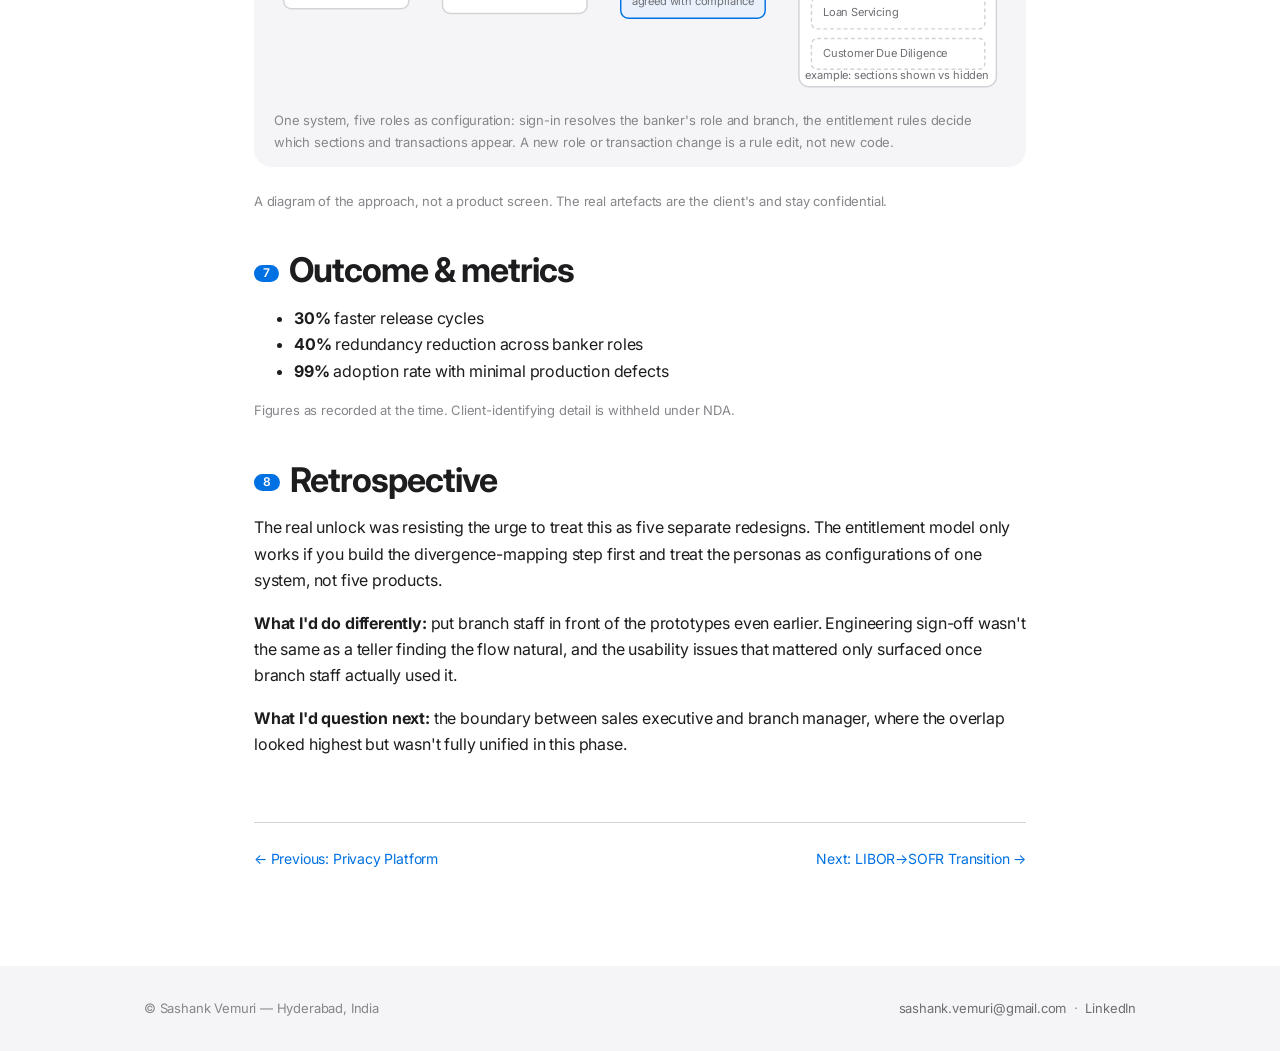
<file: case-studies/bee-entitlement.html>
<!doctype html>
<html lang="en">
<head>
<meta charset="utf-8">
<meta name="viewport" content="width=device-width, initial-scale=1">
<title>Banker Experience Evolution — Sashank Vemuri</title>
<meta name="description" content="Redesigning branch-banking navigation around role-based entitlements so each banker persona sees only the workflows relevant to their counter function.">
<meta property="og:type" content="website">
<meta property="og:site_name" content="Sashank Vemuri — Product">
<meta property="og:title" content="Banker Experience Evolution — Sashank Vemuri">
<meta property="og:description" content="Redesigning branch-banking navigation around role-based entitlements so each banker persona sees only the workflows relevant to their counter function.">
<meta property="og:url" content="https://sashankpm-web.github.io/case-studies/bee-entitlement.html">
<meta property="og:image" content="https://sashankpm-web.github.io/assets/og-card.jpg">
<meta property="og:image:width" content="1200">
<meta property="og:image:height" content="627">
<meta name="twitter:card" content="summary_large_image">
<link rel="canonical" href="https://sashankpm-web.github.io/case-studies/bee-entitlement.html">
<link rel="preconnect" href="https://fonts.googleapis.com">
<link rel="preconnect" href="https://fonts.gstatic.com" crossorigin>
<link rel="stylesheet" href="https://fonts.googleapis.com/css2?family=Inter:wght@400;500;600;700&display=swap">
<link rel="stylesheet" href="../style.css">
</head>
<body>

<header class="site-header">
  <div class="wrap">
    <div class="brand"><a href="../index.html" style="color:inherit; text-decoration:none;">Sashank Vemuri <span>·</span> Product</a></div>
    <nav class="main-nav">
      <a href="../index.html#case-studies">Case Studies</a>
      <a href="../index.html#careerlogic">CareerLogic</a>
      <a href="../index.html#teardown">Teardown</a>
      <a href="../index.html#writing">Writing</a>
      <a href="../index.html#about">About</a>
      <a href="../index.html#contact" class="cta">Contact</a>
    </nav>
  </div>
</header>

<main>
  <div class="wrap">

    <div class="cs-header">
      <p class="eyebrow">Case Study 2 of 4</p>
      <h1>Banker Experience Evolution — Entitlement-Driven Navigation</h1>
      <p class="lede">Redesigning branch-banking navigation around role-based entitlements so each banker persona sees only the workflows relevant to their counter function.</p>
      <div class="cs-meta">
        <div><b>Role</b>Senior Product Owner / Consulting Manager</div>
        <div><b>Client domain</b>Regulated U.S. retail banking — branch operations</div>
        <div><b>Timeframe</b>2023 – 2024</div>
        <div><b>Personas covered</b>Branch banker, manager, teller, wealth manager, sales executive</div>
      </div>
      <div class="tool-row">
        <span class="tool-badge"><span class="icon-chip"><img src="../assets/logos/jira.svg" alt="Jira"></span>Jira</span>
        <span class="tool-badge"><span class="icon-chip"><img src="../assets/logos/figma.svg" alt="Figma"></span>Figma</span>
      </div>
    </div>

    <div class="tldr">
      <p class="eyebrow">TL;DR</p>
      <ul>
        <li>Five kinds of branch staff worked from one navigation shell, with every role's exceptions hardcoded on top, so each release risked breaking a persona nobody was testing that sprint.</li>
        <li>The key call: map where the roles <b>really</b> differ before designing anything, then make roles configuration, not code.</li>
        <li>Result: <b>40%</b> less redundant configuration, <b>30%</b> faster releases, <b>99%</b> adoption with minimal production defects.</li>
      </ul>
    </div>

    <section class="cs-section">
      <h2><span class="step">1</span>Problem &amp; who it's for</h2>
      <p>Branch staff across five distinct roles were working from largely the same navigation shell — the same
      menu structure, the same set of visible transactions, regardless of whether the person logged in was a
      teller processing a deposit or a wealth manager reviewing a portfolio. Every role's edge cases had been
      bolted onto a shared UI over time, and each new banker persona added meant another round of hardcoded
      exceptions rather than a structural fix.</p>
      <ul>
        <li><b>For branch staff</b>, menu options irrelevant to their role meant more scrolling, more misclicks and longer handle times in front of a live customer — exactly when speed matters most.</li>
        <li><b>For engineering</b>, five personas' worth of duplicated, hardcoded configuration meant every release touching navigation risked breaking a persona nobody was actively testing that sprint.</li>
      </ul>
    </section>

    <section class="cs-section">
      <h2><span class="step">2</span>Evidence &amp; inputs</h2>
      <p>The starting question wasn't "what should the menu look like" — it was "where do these five roles'
      workflows actually diverge, versus where do we just assume they diverge."</p>
      <ul>
        <li><b>Divergence mapping:</b> each persona's real transaction set, laid against the existing branch-hierarchy data. A meaningful share of the "role-specific" logic turned out to be shared across roles, duplicated out of caution during earlier releases.</li>
        <li><b>Usage clusters:</b> which transactions actually got used together in practice, which later decided the menu groupings.</li>
        <li><b>Branch staff themselves:</b> clickable prototypes and iterative UAT, before engineering handoff and again before rollout.</li>
      </ul>
    </section>

    <section class="cs-section">
      <h2><span class="step">3</span>Workflow, controls &amp; guardrails</h2>
      <p>At sign-in, the banker's role and place in the branch hierarchy are matched against <b>JSON entitlement
      rules</b>. The navigation then shows only that role's accordion sections — Teller Operations, Account
      Services, Loan Servicing, Customer Due Diligence — each with the context-specific transactions that role
      is allowed to perform.</p>
      <ul>
        <li><b>Access is a control, not just a convenience.</b> The entitlement rules were reviewed with engineering, compliance and branch operations so they met security and audit requirements; hiding a transaction from a role had to mean that role could not perform it.</li>
        <li><b>The failure mode designed against:</b> a navigation change breaking a persona nobody tested. With roles as configuration, a change is one rule edit that can be checked per persona, not five parallel code paths.</li>
      </ul>
    </section>

    <section class="cs-section">
      <h2><span class="step">4</span>Options considered</h2>
      <div class="options">
        <div class="option">
          <span class="verdict">Set aside</span>
          <b>Hardcoded screens per persona</b>
          <p>Faster to ship for any single role, but every future persona or workflow change would mean another parallel build: the same problem, five times over.</p>
        </div>
        <div class="option">
          <span class="verdict">Set aside</span>
          <b>Five separate redesigns</b>
          <p>Treat "the teller experience" and "the wealth-manager experience" as parallel projects, because that's how the organisation is structured. It would have rebuilt the duplication the mapping had just uncovered.</p>
        </div>
        <div class="option chosen">
          <span class="verdict">Chosen</span>
          <b>One system, roles as configuration</b>
          <p>A JSON-driven entitlement model integrated with branch hierarchies. More design time up front; afterwards, a new role or transaction change is configuration, not new code.</p>
        </div>
      </div>
    </section>

    <section class="cs-section">
      <h2><span class="step">5</span>Decision, trade-offs &amp; non-goals</h2>
      <p><b>Menus grouped by real usage, not by org chart.</b> The first accordion groupings followed which
      transaction clusters actually got used together, not how the bank's org chart divided responsibilities on
      paper — the two didn't always match.</p>
      <p><b>Trade-offs accepted.</b></p>
      <ul>
        <li>More upfront design time for the entitlement model, in exchange for the 40% redundancy reduction.</li>
        <li>A longer rollout window, with iterative UAT alongside real branch staff instead of a single big-bang release, in exchange for catching usability issues before they reached production at scale.</li>
      </ul>
      <p><b>Non-goals for this phase.</b></p>
      <ul class="nongoals">
        <li>Fully unifying the sales-executive and branch-manager roles. Their overlap looked highest, but it was left for a later phase rather than widening this one.</li>
        <li>Changing the transactions themselves. The work changed who sees which transaction and where, not how any transaction behaves.</li>
      </ul>
    </section>

    <section class="cs-section">
      <h2><span class="step">6</span>What I delivered</h2>
      <ul>
        <li><b>Product requirements</b> for role-based UI controls covering all 5 banker personas</li>
        <li><b>Interactive wireframes and clickable prototypes</b> (built in Replit and Lovable) to validate navigation flows and role-specific UX with branch staff before engineering handoff</li>
        <li>The <b>entitlement rules</b>, agreed with engineering, compliance and branch operations</li>
        <li>An <b>iterative UAT plan</b> run with branch staff before production rollout</li>
      </ul>
      <figure class="diagram">
<svg class="dg" viewBox="0 0 760 240" role="img" aria-label="Flow from banker sign-in to role and branch hierarchy to JSON entitlement rules to a role-specific navigation menu">
<defs><marker id="bea" viewBox="0 0 10 10" refX="9" refY="5" markerWidth="7" markerHeight="7" orient="auto-start-reverse"><path class="arrowhead" d="M0,0 L10,5 L0,10 z"/></marker></defs><defs><marker id="beh" viewBox="0 0 10 10" refX="9" refY="5" markerWidth="7" markerHeight="7" orient="auto-start-reverse"><path class="arrowhead hl" d="M0,0 L10,5 L0,10 z"/></marker></defs>
<rect class="box " x="10" y="95" width="130" height="50" rx="8"/>
<text x="75" y="111.0" text-anchor="middle" dominant-baseline="middle">Banker</text>
<text x="75" y="129.0" text-anchor="middle" dominant-baseline="middle">signs in</text>
<path class="edge " d="M140,120 L172,120" marker-end="url(#bea)"/>
<rect class="box " x="175" y="90" width="150" height="60" rx="8"/>
<text x="250" y="111.0" text-anchor="middle" dominant-baseline="middle">Role + place in</text>
<text x="250" y="129.0" text-anchor="middle" dominant-baseline="middle">branch hierarchy</text>
<path class="edge hl" d="M325,120 L357,120" marker-end="url(#beh)"/>
<rect class="box hl" x="360" y="85" width="150" height="70" rx="8"/>
<text x="435" y="102.0" text-anchor="middle" dominant-baseline="middle">JSON entitlement</text>
<text x="435" y="120.0" text-anchor="middle" dominant-baseline="middle">rules</text>
<text class="muted" x="435" y="138.0" text-anchor="middle" dominant-baseline="middle">agreed with compliance</text>
<path class="edge hl" d="M510,120 L542,120" marker-end="url(#beh)"/>
<rect class="box" x="545" y="14" width="205" height="212" rx="10"/>
<text class="lbl" x="560" y="36">THAT ROLE'S NAVIGATION</text>
<rect class="box ok" x="558" y="50" width="180" height="32" rx="6"/>
<text x="570" y="66" dominant-baseline="middle">Teller Operations</text>
<rect class="box ok" x="558" y="92" width="180" height="32" rx="6"/>
<text x="570" y="108" dominant-baseline="middle">Account Services</text>
<rect class="box dim" x="558" y="134" width="180" height="32" rx="6"/>
<text x="570" y="150" dominant-baseline="middle" class="muted">Loan Servicing</text>
<rect class="box dim" x="558" y="176" width="180" height="32" rx="6"/>
<text x="570" y="192" dominant-baseline="middle" class="muted">Customer Due Diligence</text>
<text class="muted" x="647" y="218" text-anchor="middle">example: sections shown vs hidden</text>
</svg>
<figcaption>One system, five roles as configuration: sign-in resolves the banker's role and branch, the entitlement rules decide which sections and transactions appear. A new role or transaction change is a rule edit, not new code.</figcaption>
</figure>
      <p class="fine">A diagram of the approach, not a product screen. The real artefacts are the client's and stay confidential.</p>
    </section>

    <section class="cs-section">
      <h2><span class="step">7</span>Outcome &amp; metrics</h2>
      <ul>
        <li><b>30%</b> faster release cycles</li>
        <li><b>40%</b> redundancy reduction across banker roles</li>
        <li><b>99%</b> adoption rate with minimal production defects</li>
      </ul>
      <p class="fine">Figures as recorded at the time. Client-identifying detail is withheld under NDA.</p>
    </section>

    <section class="cs-section">
      <h2><span class="step">8</span>Retrospective</h2>
      <p>The real unlock was resisting the urge to treat this as five separate redesigns. The entitlement model
      only works if you build the divergence-mapping step first and treat the personas as configurations of one
      system, not five products.</p>
      <p><b>What I'd do differently:</b> put branch staff in front of the prototypes even earlier. Engineering sign-off wasn't the same as a teller finding the flow natural, and the usability issues that mattered only surfaced once branch staff actually used it.</p>
      <p><b>What I'd question next:</b> the boundary between sales executive and branch manager, where the overlap
      looked highest but wasn't fully unified in this phase.</p>
    </section>

    <div class="cs-nav">
      <a href="privacy-platform.html">&larr; Previous: Privacy Platform</a>
      <a href="libor-transition.html">Next: LIBOR&rarr;SOFR Transition &rarr;</a>
    </div>

  </div>
</main>

<footer class="site-footer">
  <div class="wrap">
    <div>&copy; Sashank Vemuri — Hyderabad, India</div>
    <div>
      <a href="mailto:sashank.vemuri@gmail.com">sashank.vemuri@gmail.com</a>
      &nbsp;·&nbsp;
      <a href="https://linkedin.com/in/sashank-vemuri" target="_blank" rel="noopener">LinkedIn</a>
    </div>
  </div>
</footer>

</body>
</html>
</file>
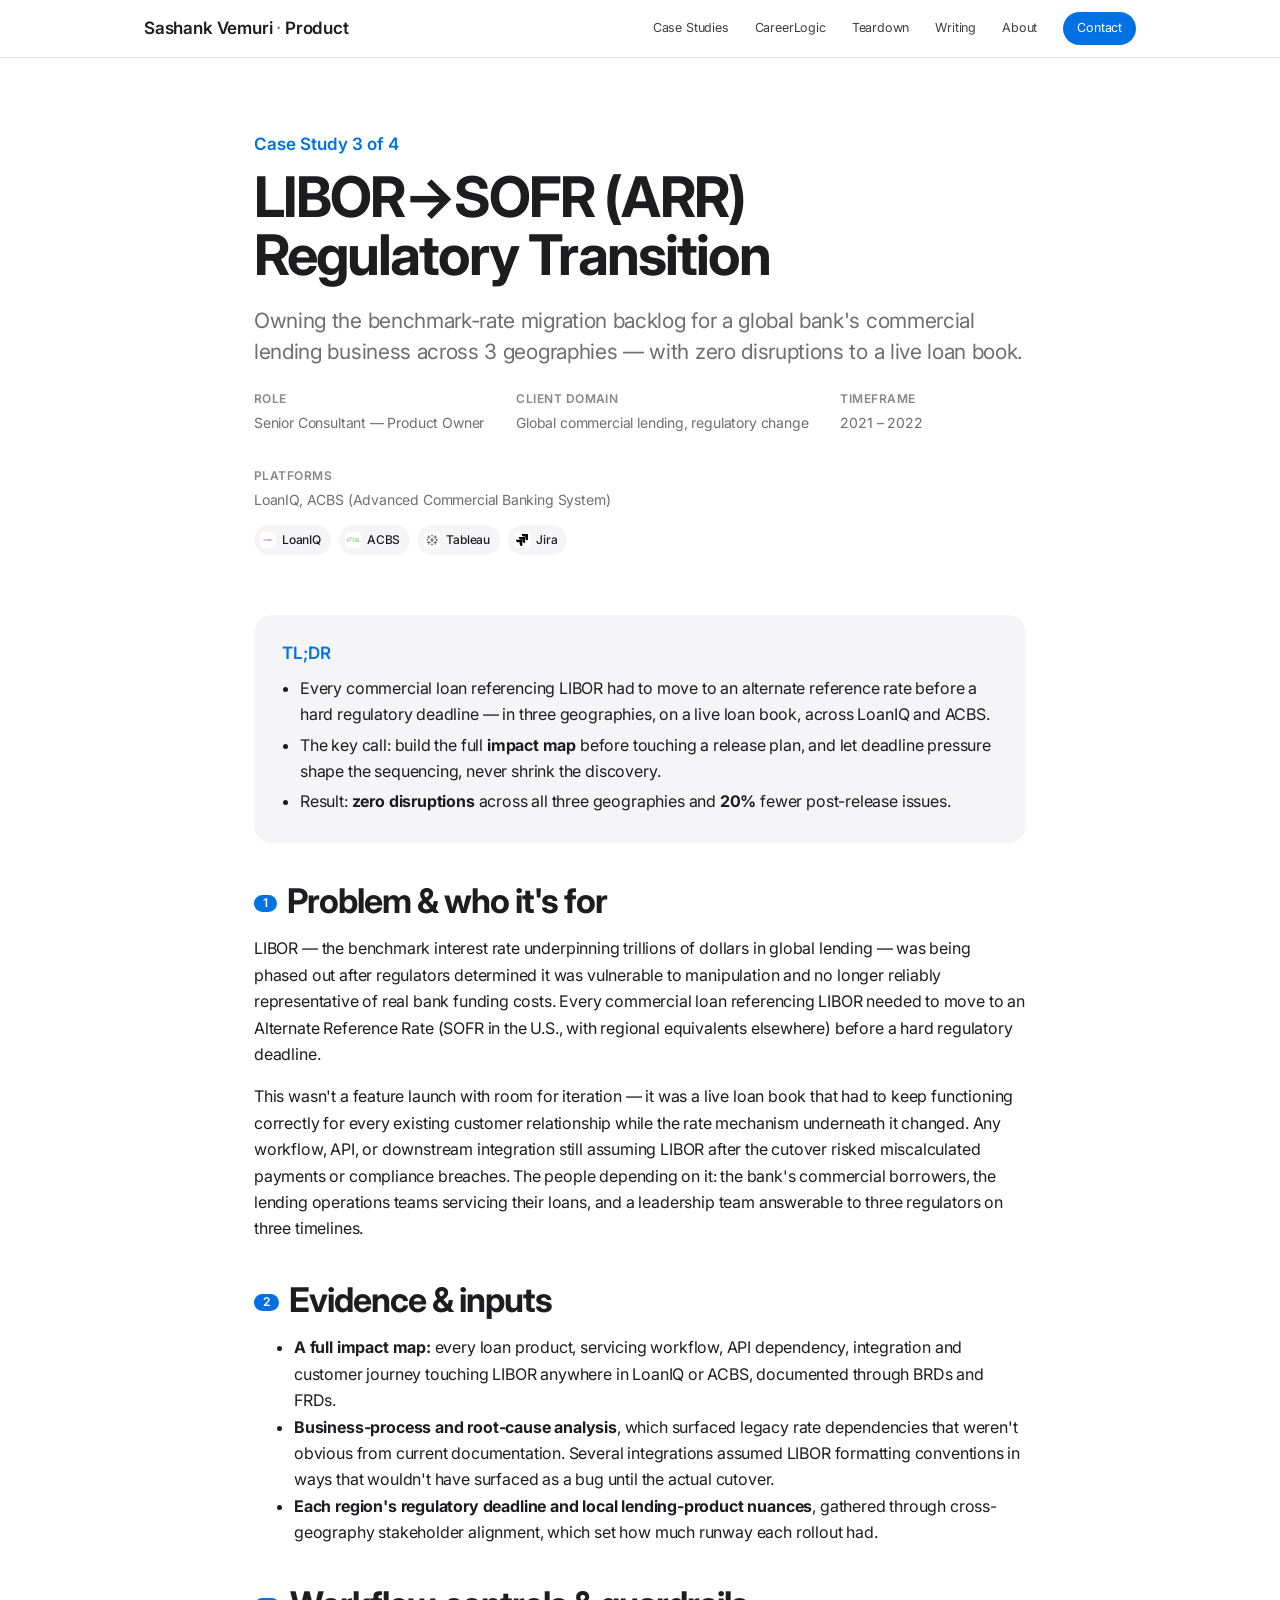
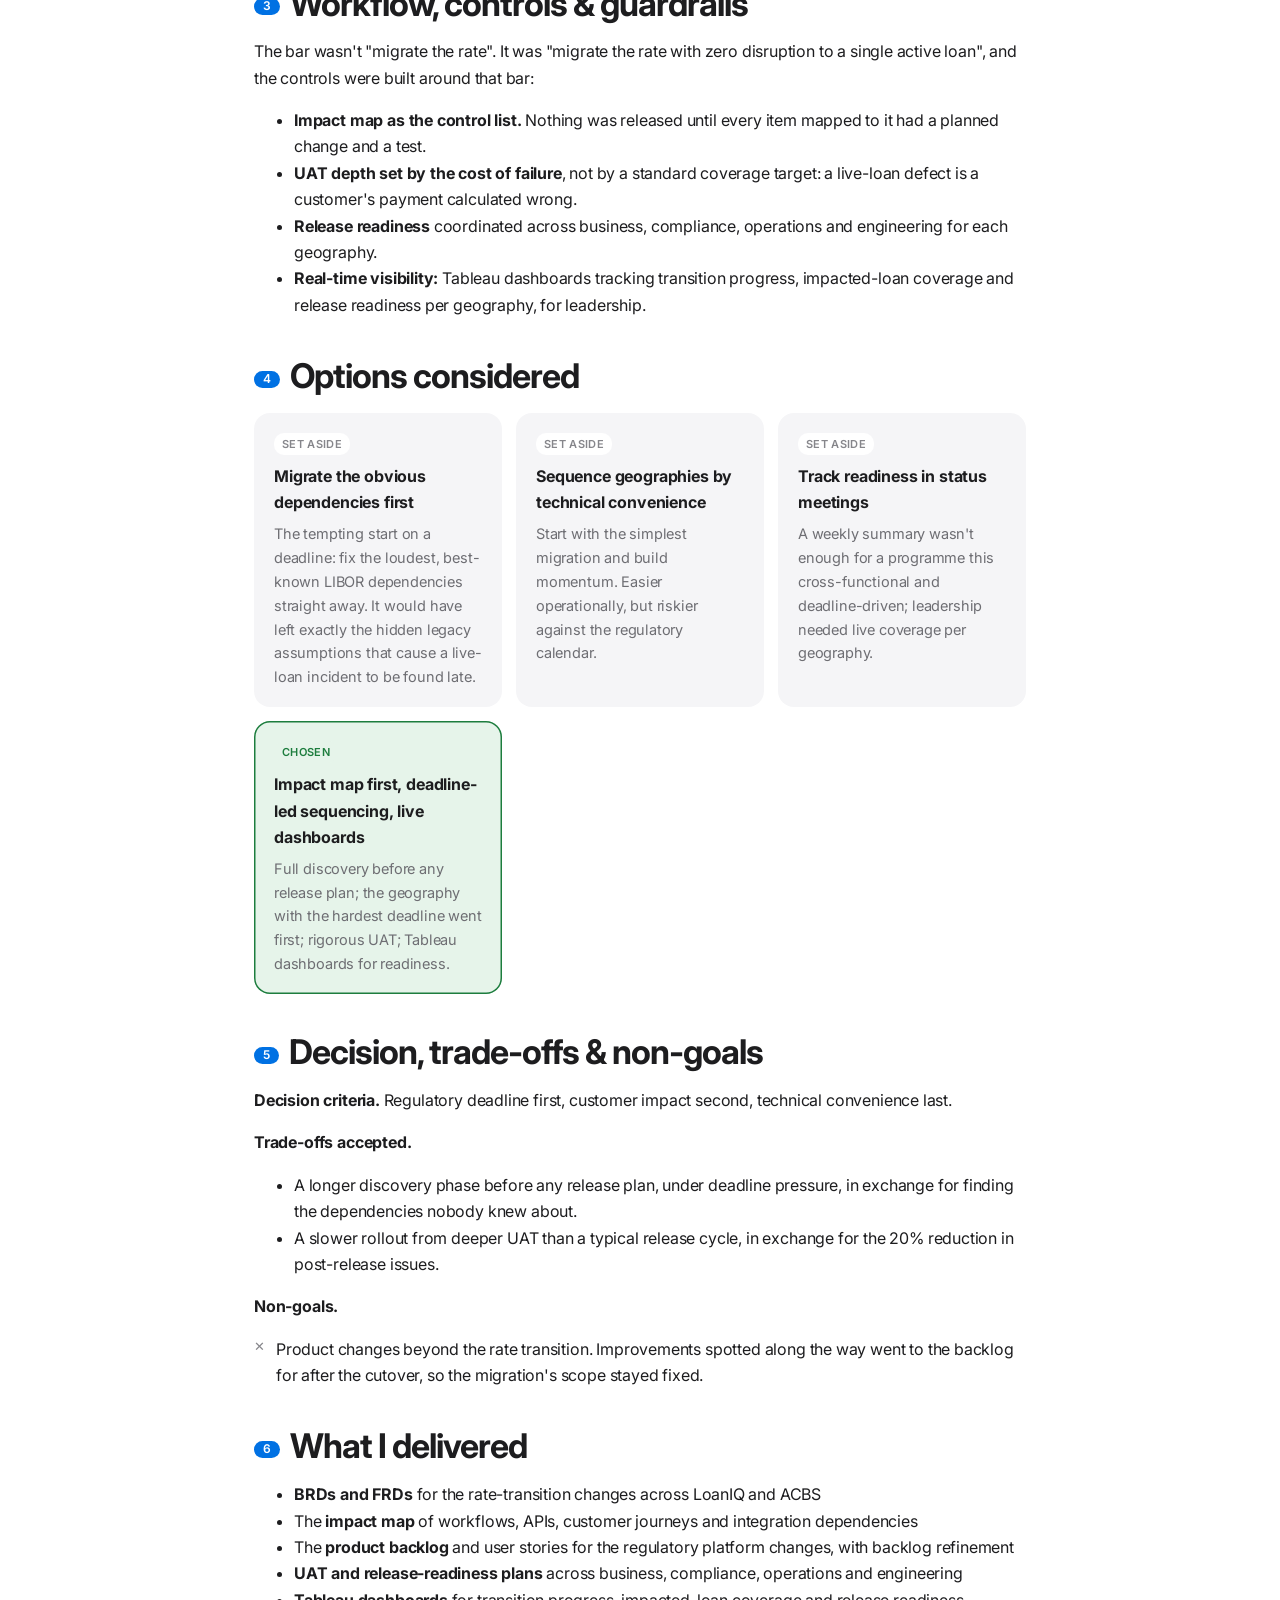
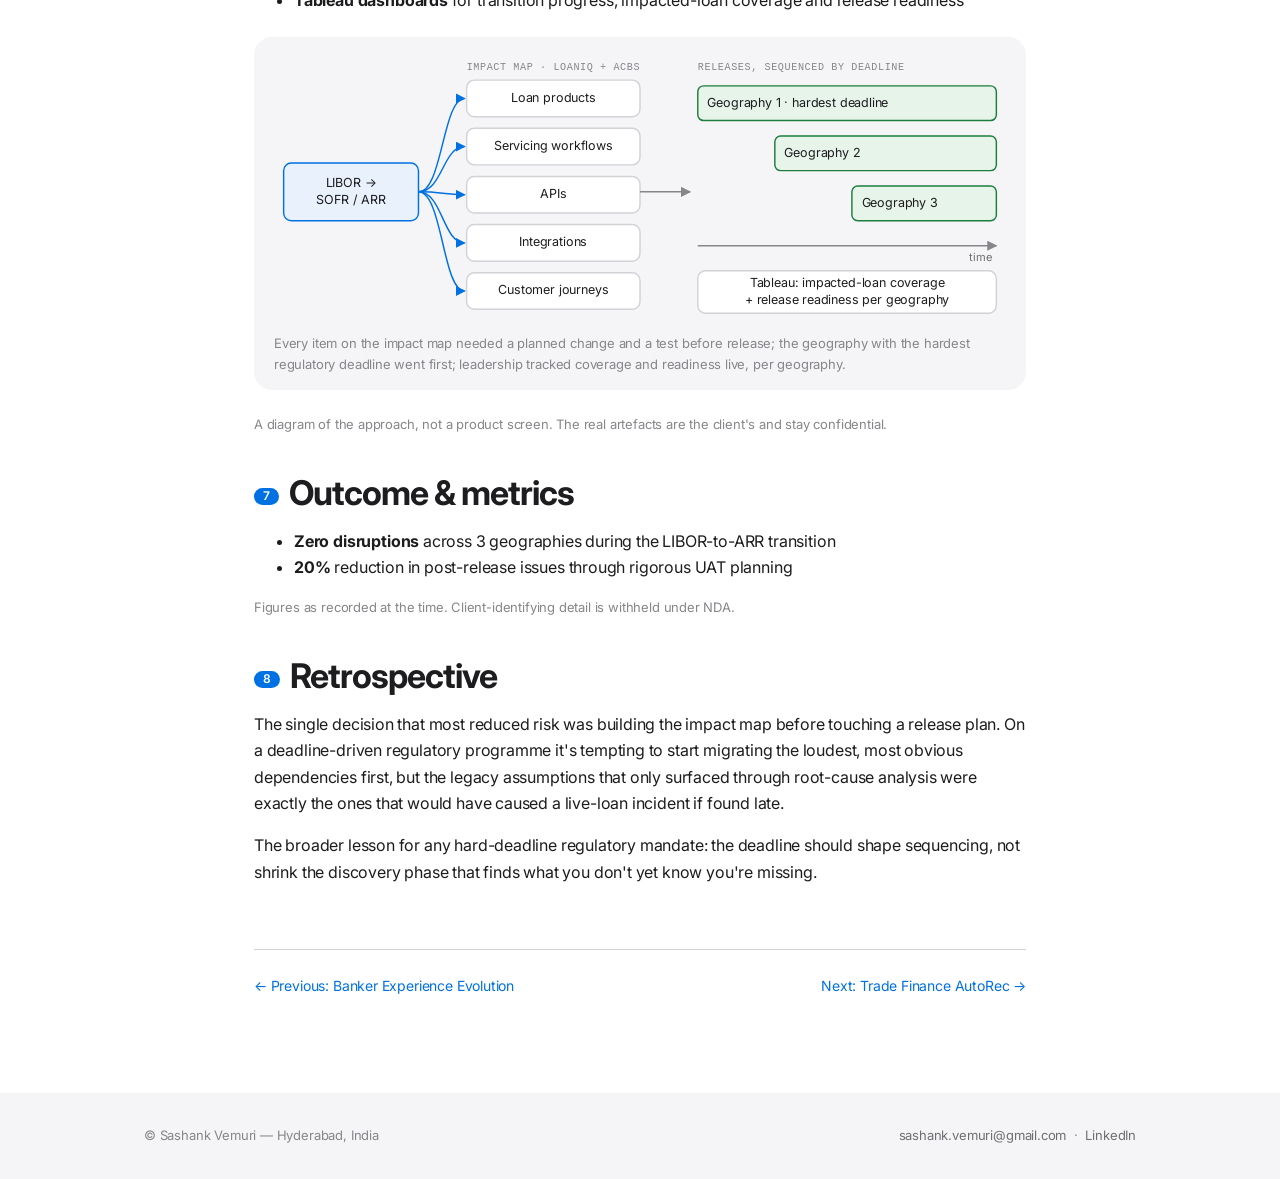
<file: case-studies/libor-transition.html>
<!doctype html>
<html lang="en">
<head>
<meta charset="utf-8">
<meta name="viewport" content="width=device-width, initial-scale=1">
<title>LIBOR→SOFR Regulatory Transition — Sashank Vemuri</title>
<meta name="description" content="Owning the benchmark-rate migration backlog for a global bank&#x27;s commercial lending business across 3 geographies — with zero disruptions to a live loan book.">
<meta property="og:type" content="website">
<meta property="og:site_name" content="Sashank Vemuri — Product">
<meta property="og:title" content="LIBOR→SOFR Regulatory Transition — Sashank Vemuri">
<meta property="og:description" content="Owning the benchmark-rate migration backlog for a global bank&#x27;s commercial lending business across 3 geographies — with zero disruptions to a live loan book.">
<meta property="og:url" content="https://sashankpm-web.github.io/case-studies/libor-transition.html">
<meta property="og:image" content="https://sashankpm-web.github.io/assets/og-card.jpg">
<meta property="og:image:width" content="1200">
<meta property="og:image:height" content="627">
<meta name="twitter:card" content="summary_large_image">
<link rel="canonical" href="https://sashankpm-web.github.io/case-studies/libor-transition.html">
<link rel="preconnect" href="https://fonts.googleapis.com">
<link rel="preconnect" href="https://fonts.gstatic.com" crossorigin>
<link rel="stylesheet" href="https://fonts.googleapis.com/css2?family=Inter:wght@400;500;600;700&display=swap">
<link rel="stylesheet" href="../style.css">
</head>
<body>

<header class="site-header">
  <div class="wrap">
    <div class="brand"><a href="../index.html" style="color:inherit; text-decoration:none;">Sashank Vemuri <span>·</span> Product</a></div>
    <nav class="main-nav">
      <a href="../index.html#case-studies">Case Studies</a>
      <a href="../index.html#careerlogic">CareerLogic</a>
      <a href="../index.html#teardown">Teardown</a>
      <a href="../index.html#writing">Writing</a>
      <a href="../index.html#about">About</a>
      <a href="../index.html#contact" class="cta">Contact</a>
    </nav>
  </div>
</header>

<main>
  <div class="wrap">

    <div class="cs-header">
      <p class="eyebrow">Case Study 3 of 4</p>
      <h1>LIBOR&rarr;SOFR (ARR) Regulatory Transition</h1>
      <p class="lede">Owning the benchmark-rate migration backlog for a global bank's commercial lending business across 3 geographies — with zero disruptions to a live loan book.</p>
      <div class="cs-meta">
        <div><b>Role</b>Senior Consultant — Product Owner</div>
        <div><b>Client domain</b>Global commercial lending, regulatory change</div>
        <div><b>Timeframe</b>2021 – 2022</div>
        <div><b>Platforms</b>LoanIQ, ACBS (Advanced Commercial Banking System)</div>
      </div>
      <div class="tool-row">
        <span class="tool-badge"><span class="icon-chip"><img src="../assets/logos/finastra.png" alt="Finastra"></span>LoanIQ</span>
        <span class="tool-badge"><span class="icon-chip"><img src="../assets/logos/fis.svg" alt="FIS"></span>ACBS</span>
        <span class="tool-badge"><span class="icon-chip"><img src="../assets/logos/tableau.svg" alt="Tableau"></span>Tableau</span>
        <span class="tool-badge"><span class="icon-chip"><img src="../assets/logos/jira.svg" alt="Jira"></span>Jira</span>
      </div>
    </div>

    <div class="tldr">
      <p class="eyebrow">TL;DR</p>
      <ul>
        <li>Every commercial loan referencing LIBOR had to move to an alternate reference rate before a hard regulatory deadline — in three geographies, on a live loan book, across LoanIQ and ACBS.</li>
        <li>The key call: build the full <b>impact map</b> before touching a release plan, and let deadline pressure shape the sequencing, never shrink the discovery.</li>
        <li>Result: <b>zero disruptions</b> across all three geographies and <b>20%</b> fewer post-release issues.</li>
      </ul>
    </div>

    <section class="cs-section">
      <h2><span class="step">1</span>Problem &amp; who it's for</h2>
      <p>LIBOR — the benchmark interest rate underpinning trillions of dollars in global lending — was being
      phased out after regulators determined it was vulnerable to manipulation and no longer reliably
      representative of real bank funding costs. Every commercial loan referencing LIBOR needed to move to an
      Alternate Reference Rate (SOFR in the U.S., with regional equivalents elsewhere) before a hard regulatory
      deadline.</p>
      <p>This wasn't a feature launch with room for iteration — it was a live loan book that had to keep
      functioning correctly for every existing customer relationship while the rate mechanism underneath it
      changed. Any workflow, API, or downstream integration still assuming LIBOR after the cutover risked
      miscalculated payments or compliance breaches. The people depending on it: the bank's commercial
      borrowers, the lending operations teams servicing their loans, and a leadership team answerable to three
      regulators on three timelines.</p>
    </section>

    <section class="cs-section">
      <h2><span class="step">2</span>Evidence &amp; inputs</h2>
      <ul>
        <li><b>A full impact map:</b> every loan product, servicing workflow, API dependency, integration and customer journey touching LIBOR anywhere in LoanIQ or ACBS, documented through BRDs and FRDs.</li>
        <li><b>Business-process and root-cause analysis</b>, which surfaced legacy rate dependencies that weren't obvious from current documentation. Several integrations assumed LIBOR formatting conventions in ways that wouldn't have surfaced as a bug until the actual cutover.</li>
        <li><b>Each region's regulatory deadline and local lending-product nuances</b>, gathered through cross-geography stakeholder alignment, which set how much runway each rollout had.</li>
      </ul>
    </section>

    <section class="cs-section">
      <h2><span class="step">3</span>Workflow, controls &amp; guardrails</h2>
      <p>The bar wasn't "migrate the rate". It was "migrate the rate with zero disruption to a single active
      loan", and the controls were built around that bar:</p>
      <ul>
        <li><b>Impact map as the control list.</b> Nothing was released until every item mapped to it had a planned change and a test.</li>
        <li><b>UAT depth set by the cost of failure</b>, not by a standard coverage target: a live-loan defect is a customer's payment calculated wrong.</li>
        <li><b>Release readiness</b> coordinated across business, compliance, operations and engineering for each geography.</li>
        <li><b>Real-time visibility:</b> Tableau dashboards tracking transition progress, impacted-loan coverage and release readiness per geography, for leadership.</li>
      </ul>
    </section>

    <section class="cs-section">
      <h2><span class="step">4</span>Options considered</h2>
      <div class="options">
        <div class="option">
          <span class="verdict">Set aside</span>
          <b>Migrate the obvious dependencies first</b>
          <p>The tempting start on a deadline: fix the loudest, best-known LIBOR dependencies straight away. It would have left exactly the hidden legacy assumptions that cause a live-loan incident to be found late.</p>
        </div>
        <div class="option">
          <span class="verdict">Set aside</span>
          <b>Sequence geographies by technical convenience</b>
          <p>Start with the simplest migration and build momentum. Easier operationally, but riskier against the regulatory calendar.</p>
        </div>
        <div class="option">
          <span class="verdict">Set aside</span>
          <b>Track readiness in status meetings</b>
          <p>A weekly summary wasn't enough for a programme this cross-functional and deadline-driven; leadership needed live coverage per geography.</p>
        </div>
        <div class="option chosen">
          <span class="verdict">Chosen</span>
          <b>Impact map first, deadline-led sequencing, live dashboards</b>
          <p>Full discovery before any release plan; the geography with the hardest deadline went first; rigorous UAT; Tableau dashboards for readiness.</p>
        </div>
      </div>
    </section>

    <section class="cs-section">
      <h2><span class="step">5</span>Decision, trade-offs &amp; non-goals</h2>
      <p><b>Decision criteria.</b> Regulatory deadline first, customer impact second, technical convenience
      last.</p>
      <p><b>Trade-offs accepted.</b></p>
      <ul>
        <li>A longer discovery phase before any release plan, under deadline pressure, in exchange for finding the dependencies nobody knew about.</li>
        <li>A slower rollout from deeper UAT than a typical release cycle, in exchange for the 20% reduction in post-release issues.</li>
      </ul>
      <p><b>Non-goals.</b></p>
      <ul class="nongoals">
        <li>Product changes beyond the rate transition. Improvements spotted along the way went to the backlog for after the cutover, so the migration's scope stayed fixed.</li>
      </ul>
    </section>

    <section class="cs-section">
      <h2><span class="step">6</span>What I delivered</h2>
      <ul>
        <li><b>BRDs and FRDs</b> for the rate-transition changes across LoanIQ and ACBS</li>
        <li>The <b>impact map</b> of workflows, APIs, customer journeys and integration dependencies</li>
        <li>The <b>product backlog</b> and user stories for the regulatory platform changes, with backlog refinement</li>
        <li><b>UAT and release-readiness plans</b> across business, compliance, operations and engineering</li>
        <li><b>Tableau dashboards</b> for transition progress, impacted-loan coverage and release readiness</li>
      </ul>
      <figure class="diagram">
<svg class="dg" viewBox="0 0 760 276" role="img" aria-label="Diagram: LIBOR change mapped to five impact areas, then released across three geographies sequenced by deadline, tracked in Tableau">
<defs><marker id="lba" viewBox="0 0 10 10" refX="9" refY="5" markerWidth="7" markerHeight="7" orient="auto-start-reverse"><path class="arrowhead" d="M0,0 L10,5 L0,10 z"/></marker></defs><defs><marker id="lbh" viewBox="0 0 10 10" refX="9" refY="5" markerWidth="7" markerHeight="7" orient="auto-start-reverse"><path class="arrowhead hl" d="M0,0 L10,5 L0,10 z"/></marker></defs>
<rect class="box hl" x="10" y="110" width="140" height="60" rx="8"/>
<text x="80" y="131.0" text-anchor="middle" dominant-baseline="middle">LIBOR &#8594;</text>
<text x="80" y="149.0" text-anchor="middle" dominant-baseline="middle">SOFR / ARR</text>
<text class="lbl" x="200" y="14">IMPACT MAP · LOANIQ + ACBS</text>
<rect class="box " x="200" y="24" width="180" height="38" rx="8"/>
<text x="290" y="43.0" text-anchor="middle" dominant-baseline="middle">Loan products</text>
<path class="edge hl" d="M150,140 C175,140 175,43 198,43" marker-end="url(#lbh)"/>
<rect class="box " x="200" y="74" width="180" height="38" rx="8"/>
<text x="290" y="93.0" text-anchor="middle" dominant-baseline="middle">Servicing workflows</text>
<path class="edge hl" d="M150,140 C175,140 175,93 198,93" marker-end="url(#lbh)"/>
<rect class="box " x="200" y="124" width="180" height="38" rx="8"/>
<text x="290" y="143.0" text-anchor="middle" dominant-baseline="middle">APIs</text>
<path class="edge hl" d="M150,140 C175,140 175,143 198,143" marker-end="url(#lbh)"/>
<rect class="box " x="200" y="174" width="180" height="38" rx="8"/>
<text x="290" y="193.0" text-anchor="middle" dominant-baseline="middle">Integrations</text>
<path class="edge hl" d="M150,140 C175,140 175,193 198,193" marker-end="url(#lbh)"/>
<rect class="box " x="200" y="224" width="180" height="38" rx="8"/>
<text x="290" y="243.0" text-anchor="middle" dominant-baseline="middle">Customer journeys</text>
<path class="edge hl" d="M150,140 C175,140 175,243 198,243" marker-end="url(#lbh)"/>
<path class="edge " d="M380,140 L432,140" marker-end="url(#lba)"/>
<text class="lbl" x="440" y="14">RELEASES, SEQUENCED BY DEADLINE</text>
<rect class="box ok" x="440" y="30" width="310" height="36" rx="6"/>
<text x="450" y="48" dominant-baseline="middle">Geography 1 · hardest deadline</text>
<rect class="box ok" x="520" y="82" width="230" height="36" rx="6"/>
<text x="530" y="100" dominant-baseline="middle">Geography 2</text>
<rect class="box ok" x="600" y="134" width="150" height="36" rx="6"/>
<text x="610" y="152" dominant-baseline="middle">Geography 3</text>
<path class="edge " d="M440,196 L750,196" marker-end="url(#lba)"/>
<text class="muted" x="745" y="212" text-anchor="end">time</text>
<rect class="box " x="440" y="222" width="310" height="44" rx="8"/>
<text x="595" y="235.0" text-anchor="middle" dominant-baseline="middle">Tableau: impacted-loan coverage</text>
<text x="595" y="253.0" text-anchor="middle" dominant-baseline="middle">+ release readiness per geography</text>
</svg>
<figcaption>Every item on the impact map needed a planned change and a test before release; the geography with the hardest regulatory deadline went first; leadership tracked coverage and readiness live, per geography.</figcaption>
</figure>
      <p class="fine">A diagram of the approach, not a product screen. The real artefacts are the client's and stay confidential.</p>
    </section>

    <section class="cs-section">
      <h2><span class="step">7</span>Outcome &amp; metrics</h2>
      <ul>
        <li><b>Zero disruptions</b> across 3 geographies during the LIBOR-to-ARR transition</li>
        <li><b>20%</b> reduction in post-release issues through rigorous UAT planning</li>
      </ul>
      <p class="fine">Figures as recorded at the time. Client-identifying detail is withheld under NDA.</p>
    </section>

    <section class="cs-section">
      <h2><span class="step">8</span>Retrospective</h2>
      <p>The single decision that most reduced risk was building the impact map before touching a release plan.
      On a deadline-driven regulatory programme it's tempting to start migrating the loudest, most obvious
      dependencies first, but the legacy assumptions that only surfaced through root-cause analysis were exactly
      the ones that would have caused a live-loan incident if found late.</p>
      <p>The broader lesson for any hard-deadline regulatory mandate: the deadline should shape sequencing, not
      shrink the discovery phase that finds what you don't yet know you're missing.</p>
    </section>

    <div class="cs-nav">
      <a href="bee-entitlement.html">&larr; Previous: Banker Experience Evolution</a>
      <a href="trade-finance-autorec.html">Next: Trade Finance AutoRec &rarr;</a>
    </div>

  </div>
</main>

<footer class="site-footer">
  <div class="wrap">
    <div>&copy; Sashank Vemuri — Hyderabad, India</div>
    <div>
      <a href="mailto:sashank.vemuri@gmail.com">sashank.vemuri@gmail.com</a>
      &nbsp;·&nbsp;
      <a href="https://linkedin.com/in/sashank-vemuri" target="_blank" rel="noopener">LinkedIn</a>
    </div>
  </div>
</footer>

</body>
</html>
</file>
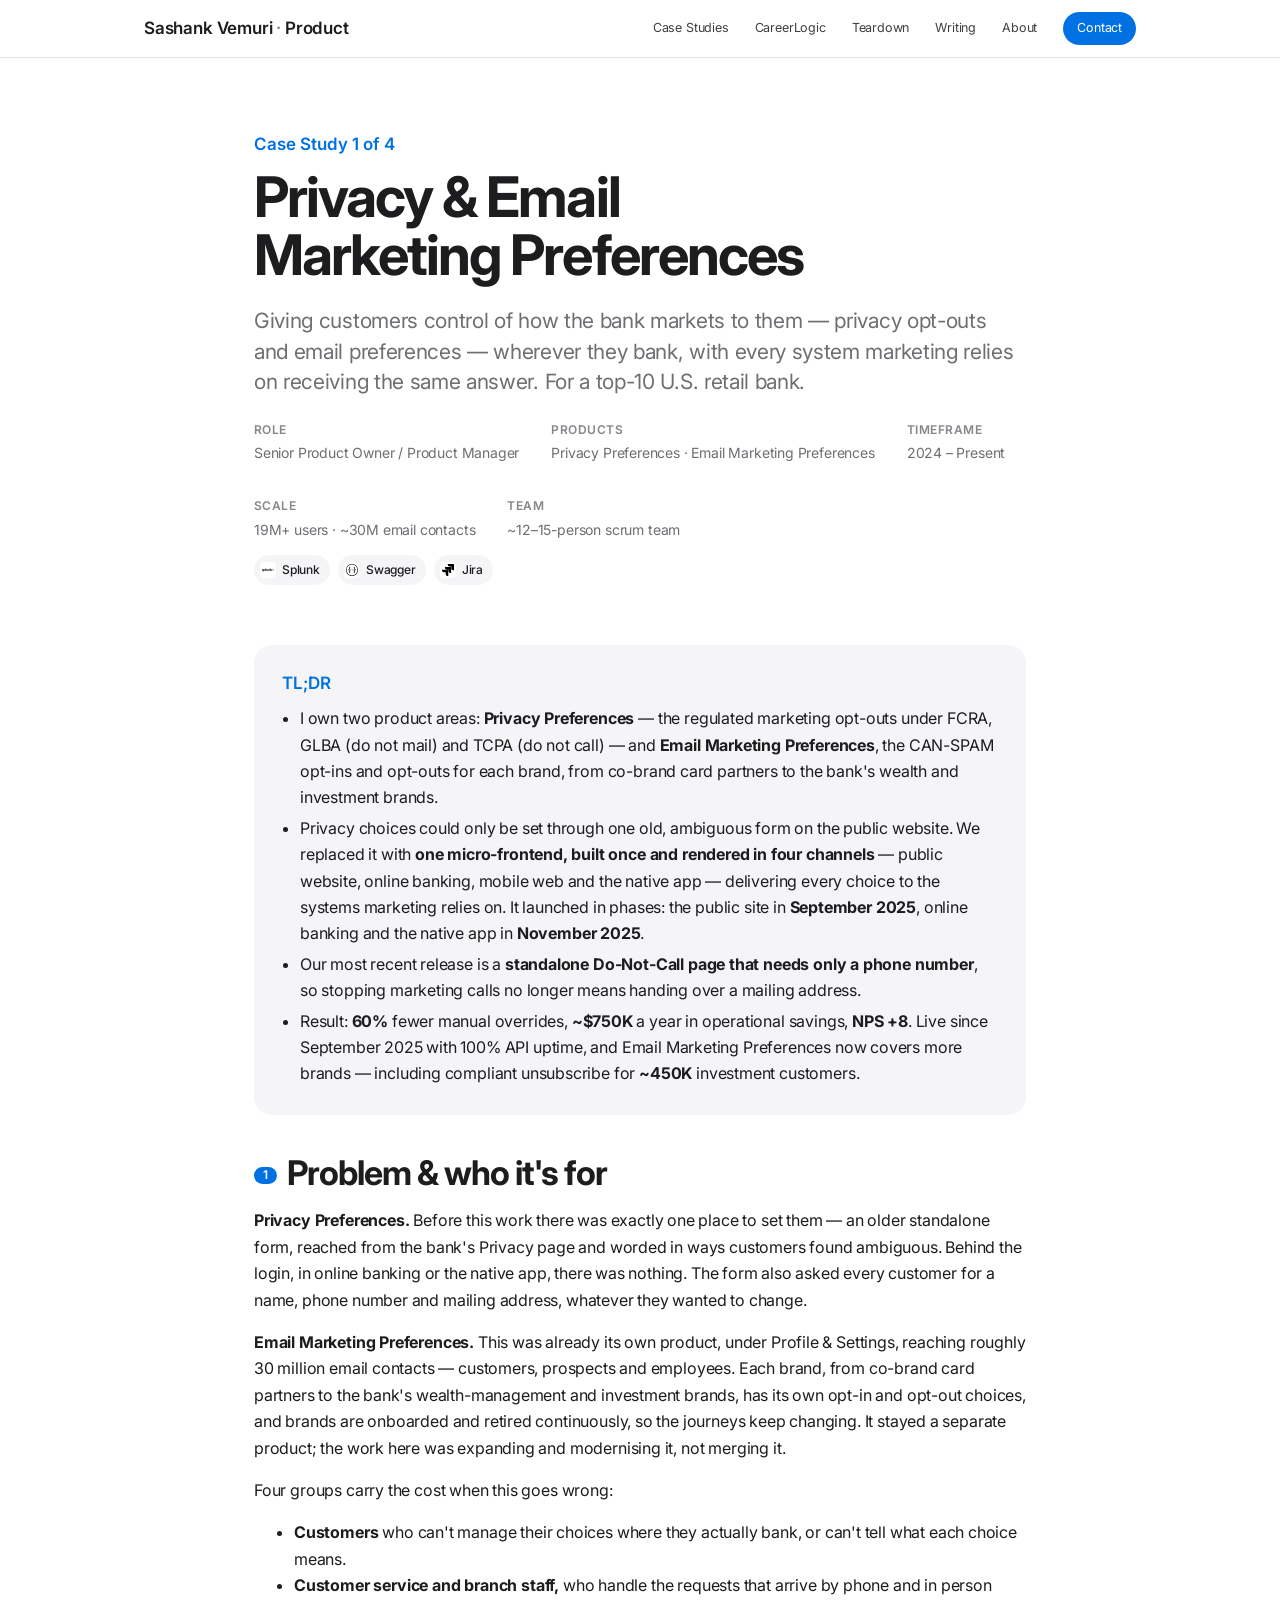
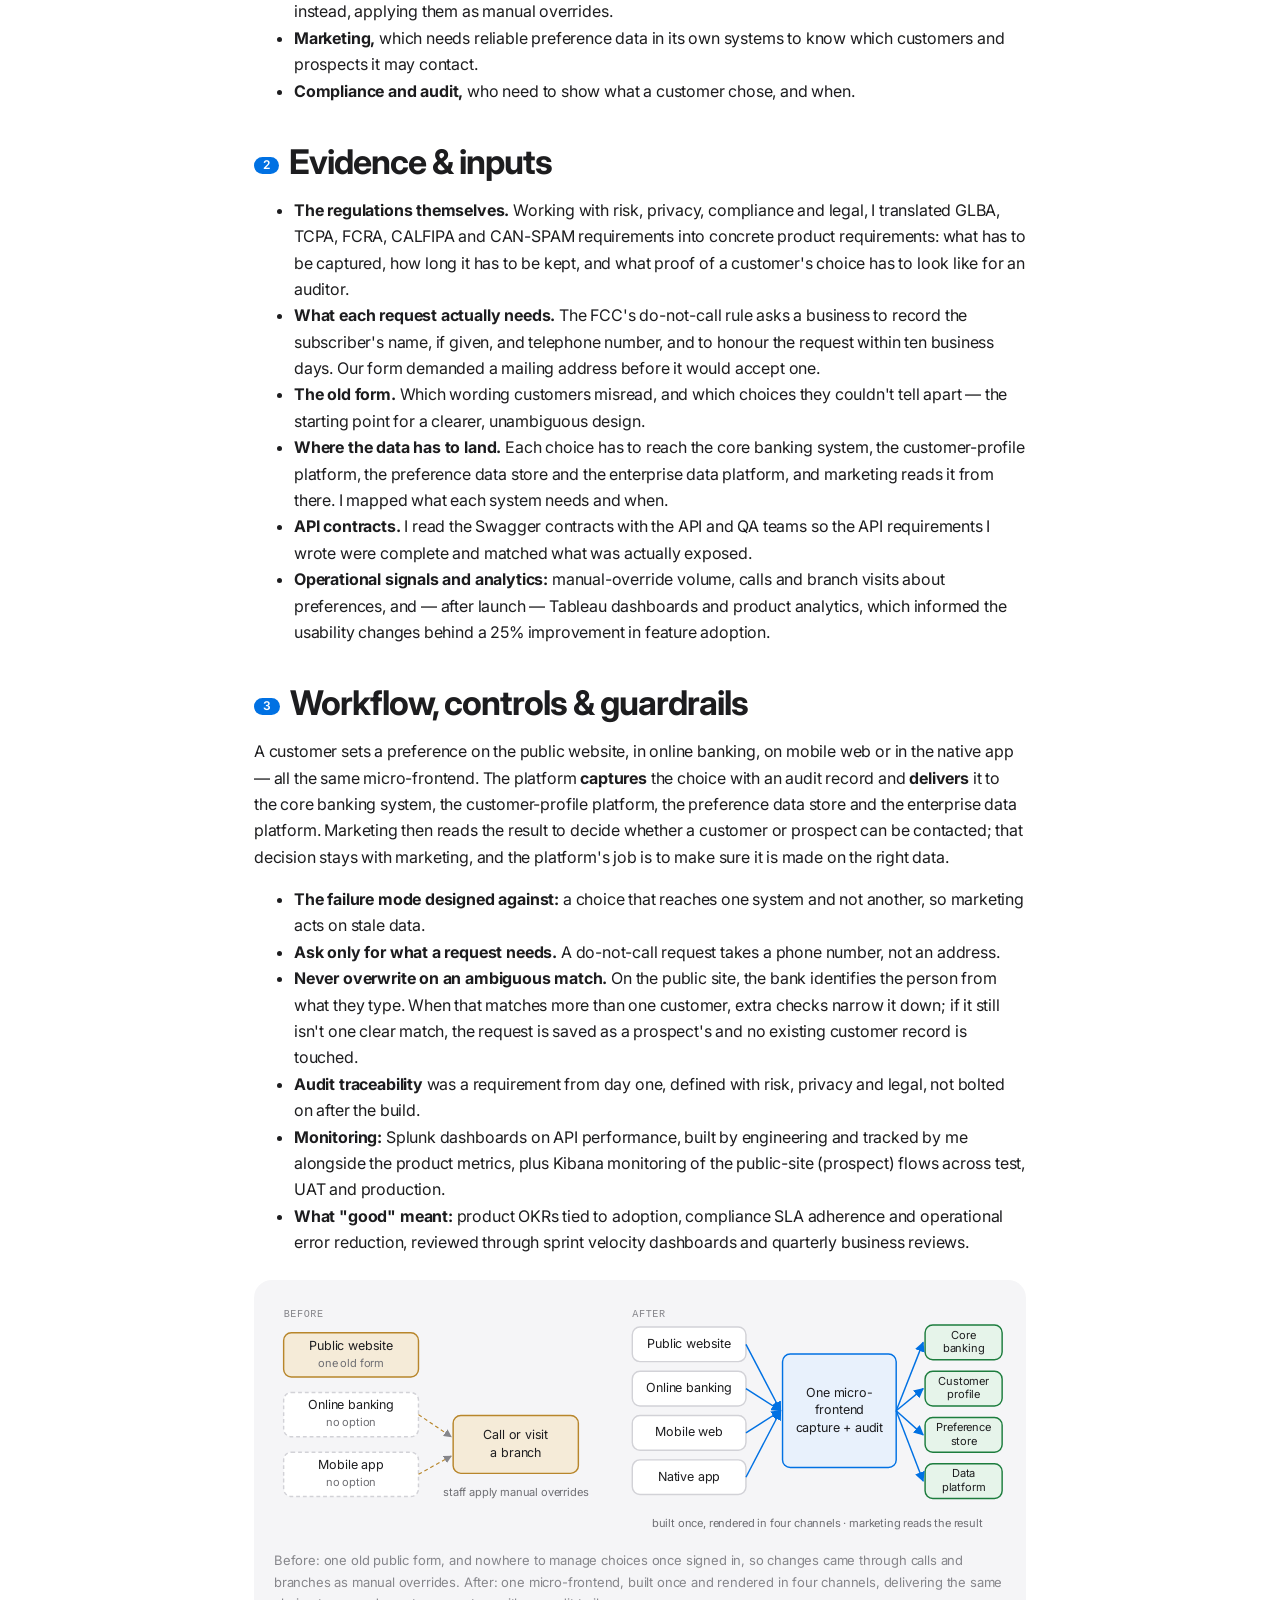
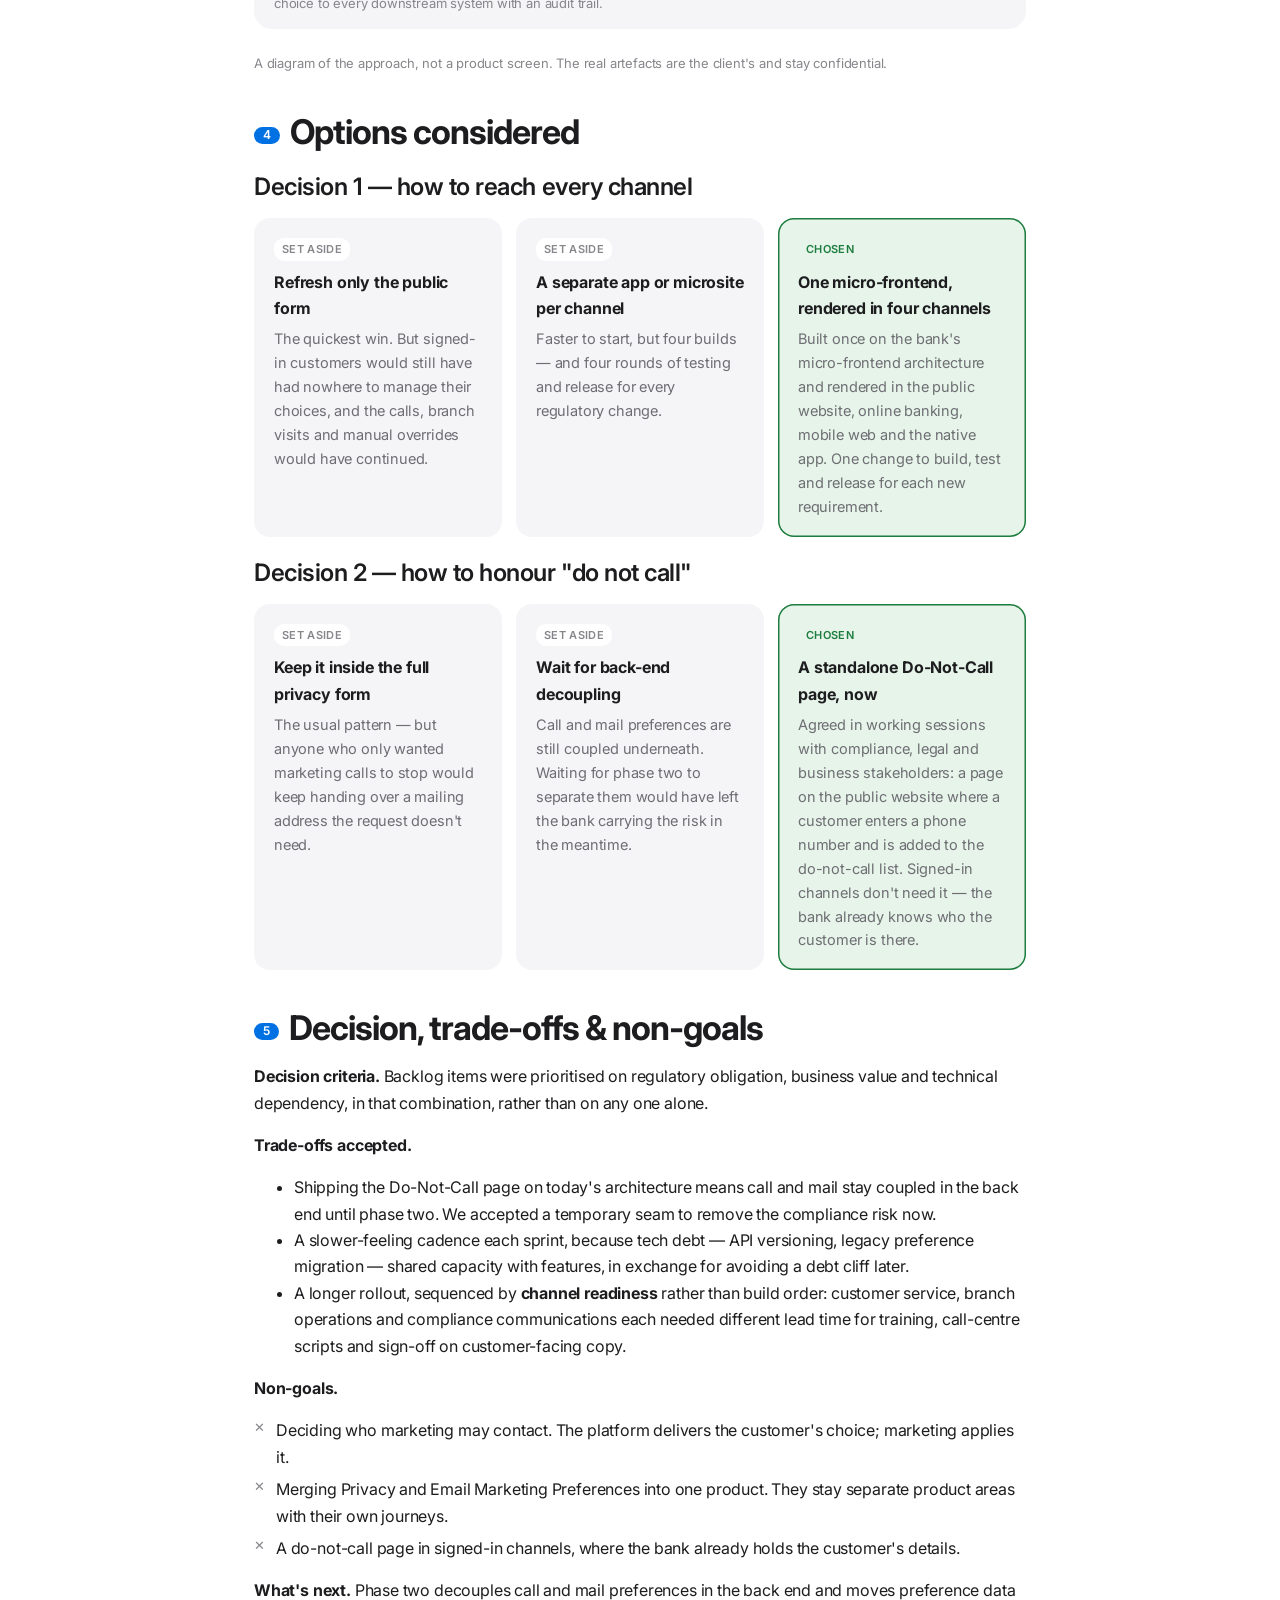
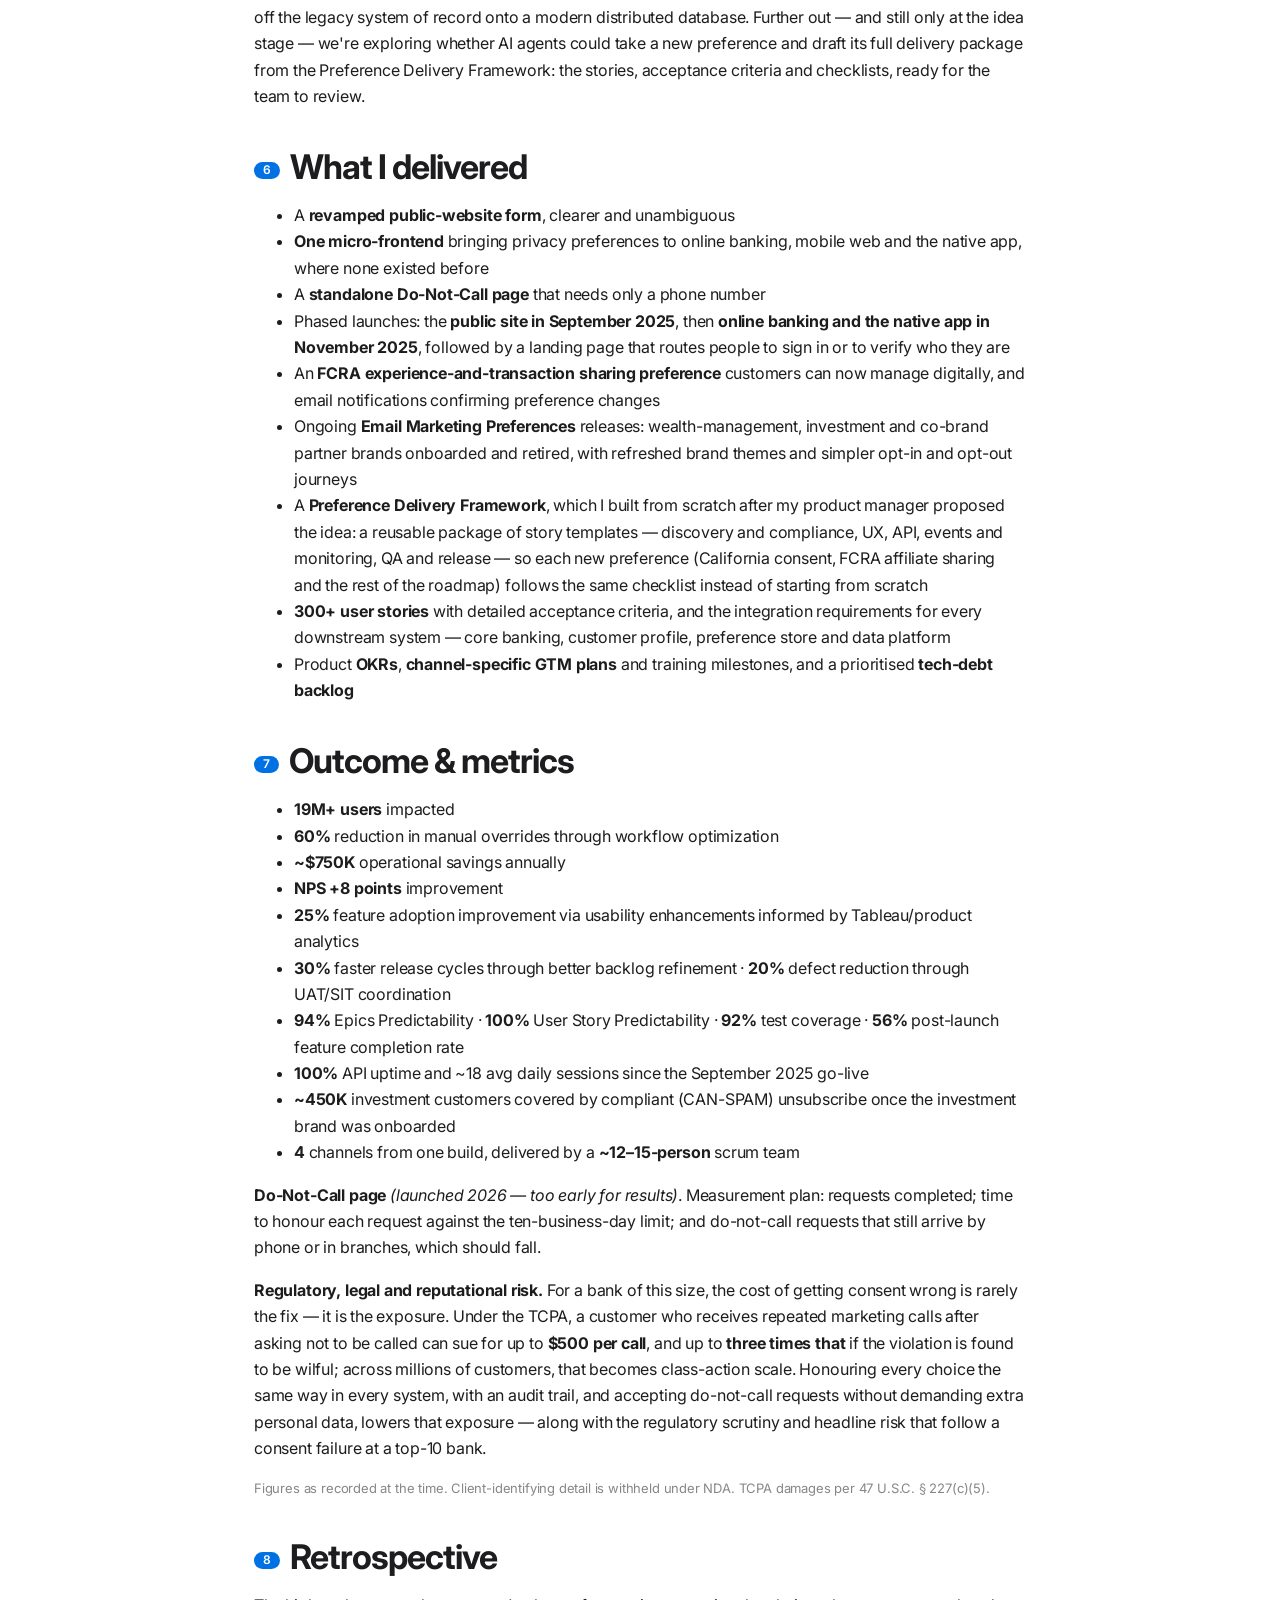
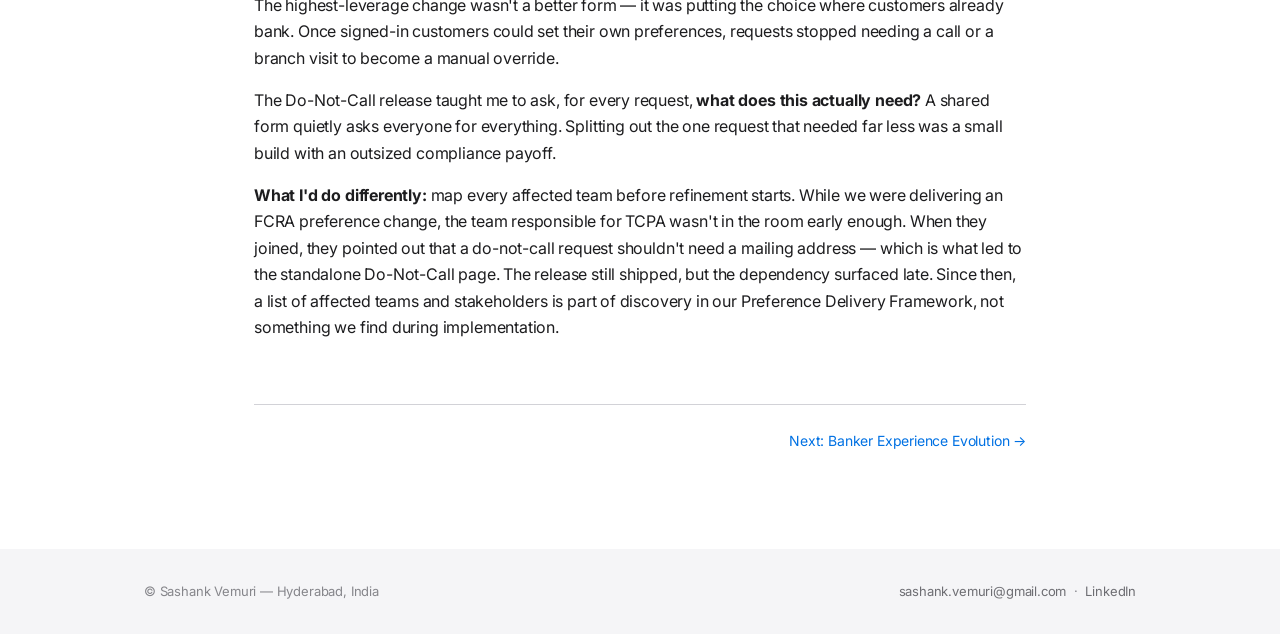
<file: case-studies/privacy-platform.html>
<!doctype html>
<html lang="en">
<head>
<meta charset="utf-8">
<meta name="viewport" content="width=device-width, initial-scale=1">
<title>Privacy &amp; Email Marketing Preferences — Sashank Vemuri</title>
<meta name="description" content="Giving customers control of how the bank markets to them — privacy opt-outs and email preferences — wherever they bank, with every system marketing relies on receiving the same answer. For a…">
<meta property="og:type" content="website">
<meta property="og:site_name" content="Sashank Vemuri — Product">
<meta property="og:title" content="Privacy &amp; Email Marketing Preferences — Sashank Vemuri">
<meta property="og:description" content="Giving customers control of how the bank markets to them — privacy opt-outs and email preferences — wherever they bank, with every system marketing relies on receiving the same answer. For a…">
<meta property="og:url" content="https://sashankpm-web.github.io/case-studies/privacy-platform.html">
<meta property="og:image" content="https://sashankpm-web.github.io/assets/og-card.jpg">
<meta property="og:image:width" content="1200">
<meta property="og:image:height" content="627">
<meta name="twitter:card" content="summary_large_image">
<link rel="canonical" href="https://sashankpm-web.github.io/case-studies/privacy-platform.html">
<link rel="preconnect" href="https://fonts.googleapis.com">
<link rel="preconnect" href="https://fonts.gstatic.com" crossorigin>
<link rel="stylesheet" href="https://fonts.googleapis.com/css2?family=Inter:wght@400;500;600;700&display=swap">
<link rel="stylesheet" href="../style.css">
</head>
<body>

<header class="site-header">
  <div class="wrap">
    <div class="brand"><a href="../index.html" style="color:inherit; text-decoration:none;">Sashank Vemuri <span>·</span> Product</a></div>
    <nav class="main-nav">
      <a href="../index.html#case-studies">Case Studies</a>
      <a href="../index.html#careerlogic">CareerLogic</a>
      <a href="../index.html#teardown">Teardown</a>
      <a href="../index.html#writing">Writing</a>
      <a href="../index.html#about">About</a>
      <a href="../index.html#contact" class="cta">Contact</a>
    </nav>
  </div>
</header>

<main>
  <div class="wrap">

    <div class="cs-header">
      <p class="eyebrow">Case Study 1 of 4</p>
      <h1>Privacy &amp; Email Marketing Preferences</h1>
      <p class="lede">Giving customers control of how the bank markets to them — privacy opt-outs and email preferences — wherever they bank, with every system marketing relies on receiving the same answer. For a top-10 U.S. retail bank.</p>
      <div class="cs-meta">
        <div><b>Role</b>Senior Product Owner / Product Manager</div>
        <div><b>Products</b>Privacy Preferences · Email Marketing Preferences</div>
        <div><b>Timeframe</b>2024 – Present</div>
        <div><b>Scale</b>19M+ users · ~30M email contacts</div>
        <div><b>Team</b>~12–15-person scrum team</div>
      </div>
      <div class="tool-row">
        <span class="tool-badge"><span class="icon-chip"><img src="../assets/logos/splunk.svg" alt="Splunk"></span>Splunk</span>
        <span class="tool-badge"><span class="icon-chip"><img src="../assets/logos/swagger.svg" alt="Swagger"></span>Swagger</span>
        <span class="tool-badge"><span class="icon-chip"><img src="../assets/logos/jira.svg" alt="Jira"></span>Jira</span>
      </div>
    </div>

    <div class="tldr">
      <p class="eyebrow">TL;DR</p>
      <ul>
        <li>I own two product areas: <b>Privacy Preferences</b> — the regulated marketing opt-outs under FCRA, GLBA (do not mail) and TCPA (do not call) — and <b>Email Marketing Preferences</b>, the CAN-SPAM opt-ins and opt-outs for each brand, from co-brand card partners to the bank's wealth and investment brands.</li>
        <li>Privacy choices could only be set through one old, ambiguous form on the public website. We replaced it with <b>one micro-frontend, built once and rendered in four channels</b> — public website, online banking, mobile web and the native app — delivering every choice to the systems marketing relies on. It launched in phases: the public site in <b>September 2025</b>, online banking and the native app in <b>November 2025</b>.</li>
        <li>Our most recent release is a <b>standalone Do-Not-Call page that needs only a phone number</b>, so stopping marketing calls no longer means handing over a mailing address.</li>
        <li>Result: <b>60%</b> fewer manual overrides, <b>~$750K</b> a year in operational savings, <b>NPS +8</b>. Live since September 2025 with 100% API uptime, and Email Marketing Preferences now covers more brands — including compliant unsubscribe for <b>~450K</b> investment customers.</li>
      </ul>
    </div>

    <section class="cs-section">
      <h2><span class="step">1</span>Problem &amp; who it's for</h2>
      <p><b>Privacy Preferences.</b> Before this work there was exactly one place to set them — an older standalone form,
      reached from the bank's Privacy page and worded in ways customers found ambiguous. Behind the login, in online banking or the native app,
      there was nothing. The form also asked every customer for a name, phone number and mailing address, whatever they
      wanted to change.</p>
      <p><b>Email Marketing Preferences.</b> This was already its own product, under Profile &amp; Settings, reaching
      roughly 30 million email contacts — customers, prospects and employees. Each brand, from co-brand card partners to
      the bank's wealth-management and investment brands, has its own opt-in and opt-out choices, and brands are onboarded
      and retired continuously, so the journeys keep changing. It stayed a separate product; the work here was expanding
      and modernising it, not merging it.</p>
      <p>Four groups carry the cost when this goes wrong:</p>
      <ul>
        <li><b>Customers</b> who can't manage their choices where they actually bank, or can't tell what each choice means.</li>
        <li><b>Customer service and branch staff,</b> who handle the requests that arrive by phone and in person instead, applying them as manual overrides.</li>
        <li><b>Marketing,</b> which needs reliable preference data in its own systems to know which customers and prospects it may contact.</li>
        <li><b>Compliance and audit,</b> who need to show what a customer chose, and when.</li>
      </ul>
    </section>

    <section class="cs-section">
      <h2><span class="step">2</span>Evidence &amp; inputs</h2>
      <ul>
        <li><b>The regulations themselves.</b> Working with risk, privacy, compliance and legal, I translated GLBA, TCPA, FCRA, CALFIPA and CAN-SPAM requirements into concrete product requirements: what has to be captured, how long it has to be kept, and what proof of a customer's choice has to look like for an auditor.</li>
        <li><b>What each request actually needs.</b> The FCC's do-not-call rule asks a business to record the subscriber's name, if given, and telephone number, and to honour the request within ten business days. Our form demanded a mailing address before it would accept one.</li>
        <li><b>The old form.</b> Which wording customers misread, and which choices they couldn't tell apart — the starting point for a clearer, unambiguous design.</li>
        <li><b>Where the data has to land.</b> Each choice has to reach the core banking system, the customer-profile platform, the preference data store and the enterprise data platform, and marketing reads it from there. I mapped what each system needs and when.</li>
        <li><b>API contracts.</b> I read the Swagger contracts with the API and QA teams so the API requirements I wrote were complete and matched what was actually exposed.</li>
        <li><b>Operational signals and analytics:</b> manual-override volume, calls and branch visits about preferences, and — after launch — Tableau dashboards and product analytics, which informed the usability changes behind a 25% improvement in feature adoption.</li>
      </ul>
    </section>

    <section class="cs-section">
      <h2><span class="step">3</span>Workflow, controls &amp; guardrails</h2>
      <p>A customer sets a preference on the public website, in online banking, on mobile web or in the native app — all
      the same micro-frontend. The platform <b>captures</b> the choice with an audit record and <b>delivers</b> it to the core banking
      system, the customer-profile platform, the preference data store and the enterprise data platform. Marketing then reads the result to decide whether a customer or prospect can be contacted;
      that decision stays with marketing, and the platform's job is to make sure it is made on the right data.</p>
      <ul>
        <li><b>The failure mode designed against:</b> a choice that reaches one system and not another, so marketing acts on stale data.</li>
        <li><b>Ask only for what a request needs.</b> A do-not-call request takes a phone number, not an address.</li>
        <li><b>Never overwrite on an ambiguous match.</b> On the public site, the bank identifies the person from what they
        type. When that matches more than one customer, extra checks narrow it down; if it still isn't one clear match, the
        request is saved as a prospect's and no existing customer record is touched.</li>
        <li><b>Audit traceability</b> was a requirement from day one, defined with risk, privacy and legal, not bolted on after the build.</li>
        <li><b>Monitoring:</b> Splunk dashboards on API performance, built by engineering and tracked by me alongside the product metrics, plus Kibana monitoring of the public-site (prospect) flows across test, UAT and production.</li>
        <li><b>What "good" meant:</b> product OKRs tied to adoption, compliance SLA adherence and operational error reduction, reviewed through sprint velocity dashboards and quarterly business reviews.</li>
      </ul>
<figure class="diagram">
<svg class="dg" viewBox="0 0 760 250" role="img" aria-label="Before: one old public form, no option in online banking or the mobile app, so customers called or visited a branch. After: one micro-frontend rendered in the public website, online banking, mobile web and the native app captures each choice with an audit trail and delivers it to core banking, the customer-profile platform, the preference store and the data platform.">
<defs><marker id="pva" viewBox="0 0 10 10" refX="9" refY="5" markerWidth="7" markerHeight="7" orient="auto-start-reverse"><path class="arrowhead" d="M0,0 L10,5 L0,10 z"/></marker><marker id="pvh" viewBox="0 0 10 10" refX="9" refY="5" markerWidth="7" markerHeight="7" orient="auto-start-reverse"><path class="arrowhead hl" d="M0,0 L10,5 L0,10 z"/></marker></defs>
<text class="lbl" x="10" y="18">BEFORE</text>
<text class="lbl" x="372" y="18">AFTER</text>
<rect class="box warn" x="10" y="34" width="140" height="46" rx="8"/>
<text x="80" y="48.0" text-anchor="middle" dominant-baseline="middle">Public website</text>
<text class="muted" x="80" y="66.0" text-anchor="middle" dominant-baseline="middle">one old form</text>
<rect class="box dim" x="10" y="96" width="140" height="46" rx="8"/>
<text x="80" y="110.0" text-anchor="middle" dominant-baseline="middle">Online banking</text>
<text class="muted" x="80" y="128.0" text-anchor="middle" dominant-baseline="middle">no option</text>
<rect class="box dim" x="10" y="158" width="140" height="46" rx="8"/>
<text x="80" y="172.0" text-anchor="middle" dominant-baseline="middle">Mobile app</text>
<text class="muted" x="80" y="190.0" text-anchor="middle" dominant-baseline="middle">no option</text>
<rect class="box warn" x="186" y="120" width="130" height="60" rx="8"/>
<text x="251" y="141.0" text-anchor="middle" dominant-baseline="middle">Call or visit</text>
<text x="251" y="159.0" text-anchor="middle" dominant-baseline="middle">a branch</text>
<path class="edge bad" d="M150,119 L184,142" marker-end="url(#pva)"/>
<path class="edge bad" d="M150,181 L184,162" marker-end="url(#pva)"/>
<text class="muted" x="251" y="204" text-anchor="middle">staff apply manual overrides</text>
<rect class="box " x="372" y="28" width="118" height="36" rx="8"/>
<text x="431" y="46.0" text-anchor="middle" dominant-baseline="middle">Public website</text>
<path class="edge hl" d="M490,46 L526,115" marker-end="url(#pvh)"/>
<rect class="box " x="372" y="74" width="118" height="36" rx="8"/>
<text x="431" y="92.0" text-anchor="middle" dominant-baseline="middle">Online banking</text>
<path class="edge hl" d="M490,92 L526,115" marker-end="url(#pvh)"/>
<rect class="box " x="372" y="120" width="118" height="36" rx="8"/>
<text x="431" y="138.0" text-anchor="middle" dominant-baseline="middle">Mobile web</text>
<path class="edge hl" d="M490,138 L526,115" marker-end="url(#pvh)"/>
<rect class="box " x="372" y="166" width="118" height="36" rx="8"/>
<text x="431" y="184.0" text-anchor="middle" dominant-baseline="middle">Native app</text>
<path class="edge hl" d="M490,184 L526,115" marker-end="url(#pvh)"/>
<rect class="box hl" x="528" y="56" width="118" height="118" rx="8"/>
<text x="587" y="97.0" text-anchor="middle" dominant-baseline="middle">One micro-</text>
<text x="587" y="115.0" text-anchor="middle" dominant-baseline="middle">frontend</text>
<text x="587" y="133.0" text-anchor="middle" dominant-baseline="middle">capture + audit</text>
<rect class="box ok" x="676" y="26" width="80" height="36" rx="8"/>
<text x="716" y="37.0" text-anchor="middle" dominant-baseline="middle" style="font-size:11.5px">Core</text>
<text x="716" y="51.0" text-anchor="middle" dominant-baseline="middle" style="font-size:11.5px">banking</text>
<path class="edge hl" d="M646,115 L674,44" marker-end="url(#pvh)"/>
<rect class="box ok" x="676" y="74" width="80" height="36" rx="8"/>
<text x="716" y="85.0" text-anchor="middle" dominant-baseline="middle" style="font-size:11.5px">Customer</text>
<text x="716" y="99.0" text-anchor="middle" dominant-baseline="middle" style="font-size:11.5px">profile</text>
<path class="edge hl" d="M646,115 L674,92" marker-end="url(#pvh)"/>
<rect class="box ok" x="676" y="122" width="80" height="36" rx="8"/>
<text x="716" y="133.0" text-anchor="middle" dominant-baseline="middle" style="font-size:11.5px">Preference</text>
<text x="716" y="147.0" text-anchor="middle" dominant-baseline="middle" style="font-size:11.5px">store</text>
<path class="edge hl" d="M646,115 L674,140" marker-end="url(#pvh)"/>
<rect class="box ok" x="676" y="170" width="80" height="36" rx="8"/>
<text x="716" y="181.0" text-anchor="middle" dominant-baseline="middle" style="font-size:11.5px">Data</text>
<text x="716" y="195.0" text-anchor="middle" dominant-baseline="middle" style="font-size:11.5px">platform</text>
<path class="edge hl" d="M646,115 L674,188" marker-end="url(#pvh)"/>
<text class="muted" x="564" y="236" text-anchor="middle">built once, rendered in four channels · marketing reads the result</text>
</svg>
<figcaption>Before: one old public form, and nowhere to manage choices once signed in, so changes came through calls and branches as manual overrides. After: one micro-frontend, built once and rendered in four channels, delivering the same choice to every downstream system with an audit trail.</figcaption>
</figure>
      <p class="fine">A diagram of the approach, not a product screen. The real artefacts are the client's and stay confidential.</p>
    </section>

    <section class="cs-section">
      <h2><span class="step">4</span>Options considered</h2>
      <h3>Decision 1 — how to reach every channel</h3>
      <div class="options">
        <div class="option">
          <span class="verdict">Set aside</span>
          <b>Refresh only the public form</b>
          <p>The quickest win. But signed-in customers would still have had nowhere to manage their choices, and the calls, branch visits and manual overrides would have continued.</p>
        </div>
        <div class="option">
          <span class="verdict">Set aside</span>
          <b>A separate app or microsite per channel</b>
          <p>Faster to start, but four builds — and four rounds of testing and release for every regulatory change.</p>
        </div>
        <div class="option chosen">
          <span class="verdict">Chosen</span>
          <b>One micro-frontend, rendered in four channels</b>
          <p>Built once on the bank's micro-frontend architecture and rendered in the public website, online banking, mobile web and the native app. One change to build, test and release for each new requirement.</p>
        </div>
      </div>
      <h3>Decision 2 — how to honour "do not call"</h3>
      <div class="options">
        <div class="option">
          <span class="verdict">Set aside</span>
          <b>Keep it inside the full privacy form</b>
          <p>The usual pattern — but anyone who only wanted marketing calls to stop would keep handing over a mailing address the request doesn't need.</p>
        </div>
        <div class="option">
          <span class="verdict">Set aside</span>
          <b>Wait for back-end decoupling</b>
          <p>Call and mail preferences are still coupled underneath. Waiting for phase two to separate them would have left the bank carrying the risk in the meantime.</p>
        </div>
        <div class="option chosen">
          <span class="verdict">Chosen</span>
          <b>A standalone Do-Not-Call page, now</b>
          <p>Agreed in working sessions with compliance, legal and business stakeholders: a page on the public website where a customer enters a phone number and is added to the do-not-call list. Signed-in channels don't need it — the bank already knows who the customer is there.</p>
        </div>
      </div>
    </section>

    <section class="cs-section">
      <h2><span class="step">5</span>Decision, trade-offs &amp; non-goals</h2>
      <p><b>Decision criteria.</b> Backlog items were prioritised on regulatory obligation, business value and technical
      dependency, in that combination, rather than on any one alone.</p>
      <p><b>Trade-offs accepted.</b></p>
      <ul>
        <li>Shipping the Do-Not-Call page on today's architecture means call and mail stay coupled in the back end until phase two. We accepted a temporary seam to remove the compliance risk now.</li>
        <li>A slower-feeling cadence each sprint, because tech debt — API versioning, legacy preference migration — shared capacity with features, in exchange for avoiding a debt cliff later.</li>
        <li>A longer rollout, sequenced by <b>channel readiness</b> rather than build order: customer service, branch operations and compliance communications each needed different lead time for training, call-centre scripts and sign-off on customer-facing copy.</li>
      </ul>
      <p><b>Non-goals.</b></p>
      <ul class="nongoals">
        <li>Deciding who marketing may contact. The platform delivers the customer's choice; marketing applies it.</li>
        <li>Merging Privacy and Email Marketing Preferences into one product. They stay separate product areas with their own journeys.</li>
        <li>A do-not-call page in signed-in channels, where the bank already holds the customer's details.</li>
      </ul>
      <p><b>What's next.</b> Phase two decouples call and mail preferences in the back end and moves preference data off the
      legacy system of record onto a modern distributed database. Further out — and still only at the idea stage — we're
      exploring whether AI agents could take a new preference and draft its full delivery package from the Preference
      Delivery Framework: the stories, acceptance criteria and checklists, ready for the team to review.</p>
    </section>

    <section class="cs-section">
      <h2><span class="step">6</span>What I delivered</h2>
      <ul>
        <li>A <b>revamped public-website form</b>, clearer and unambiguous</li>
        <li><b>One micro-frontend</b> bringing privacy preferences to online banking, mobile web and the native app, where none existed before</li>
        <li>A <b>standalone Do-Not-Call page</b> that needs only a phone number</li>
        <li>Phased launches: the <b>public site in September 2025</b>, then <b>online banking and the native app in November 2025</b>, followed by a landing page that routes people to sign in or to verify who they are</li>
        <li>An <b>FCRA experience-and-transaction sharing preference</b> customers can now manage digitally, and email notifications confirming preference changes</li>
        <li>Ongoing <b>Email Marketing Preferences</b> releases: wealth-management, investment and co-brand partner brands onboarded and retired, with refreshed brand themes and simpler opt-in and opt-out journeys</li>
        <li>A <b>Preference Delivery Framework</b>, which I built from scratch after my product manager proposed the idea: a reusable package of story templates — discovery and compliance, UX, API, events and monitoring, QA and release — so each new preference (California consent, FCRA affiliate sharing and the rest of the roadmap) follows the same checklist instead of starting from scratch</li>
        <li><b>300+ user stories</b> with detailed acceptance criteria, and the integration requirements for every downstream system — core banking, customer profile, preference store and data platform</li>
        <li>Product <b>OKRs</b>, <b>channel-specific GTM plans</b> and training milestones, and a prioritised <b>tech-debt backlog</b></li>
      </ul>
    </section>

    <section class="cs-section">
      <h2><span class="step">7</span>Outcome &amp; metrics</h2>
      <ul>
        <li><b>19M+ users</b> impacted</li>
        <li><b>60%</b> reduction in manual overrides through workflow optimization</li>
        <li><b>~$750K</b> operational savings annually</li>
        <li><b>NPS +8 points</b> improvement</li>
        <li><b>25%</b> feature adoption improvement via usability enhancements informed by Tableau/product analytics</li>
        <li><b>30%</b> faster release cycles through better backlog refinement · <b>20%</b> defect reduction through UAT/SIT coordination</li>
        <li><b>94%</b> Epics Predictability · <b>100%</b> User Story Predictability · <b>92%</b> test coverage · <b>56%</b> post-launch feature completion rate</li>
        <li><b>100%</b> API uptime and ~18 avg daily sessions since the September 2025 go-live</li>
        <li><b>~450K</b> investment customers covered by compliant (CAN-SPAM) unsubscribe once the investment brand was onboarded</li>
        <li><b>4</b> channels from one build, delivered by a <b>~12–15-person</b> scrum team</li>
      </ul>
      <p><b>Do-Not-Call page</b> <i>(launched 2026 — too early for results)</i>. Measurement plan: requests completed; time
      to honour each request against the ten-business-day limit; and do-not-call requests that still arrive by phone or in
      branches, which should fall.</p>
      <p><b>Regulatory, legal and reputational risk.</b> For a bank of this size, the cost of getting consent wrong is
      rarely the fix — it is the exposure. Under the TCPA, a customer who receives repeated marketing calls after asking
      not to be called can sue for up to <b>$500 per call</b>, and up to <b>three times that</b> if the violation is found
      to be wilful; across millions of customers, that becomes class-action scale. Honouring every choice the same way in
      every system, with an audit trail, and accepting do-not-call requests without demanding extra personal data, lowers
      that exposure — along with the regulatory scrutiny and headline risk that follow a consent failure at a top-10 bank.</p>
      <p class="fine">Figures as recorded at the time. Client-identifying detail is withheld under NDA. TCPA damages per 47 U.S.C. § 227(c)(5).</p>
    </section>

    <section class="cs-section">
      <h2><span class="step">8</span>Retrospective</h2>
      <p>The highest-leverage change wasn't a better form — it was putting the choice where customers already bank. Once
      signed-in customers could set their own preferences, requests stopped needing a call or a branch visit to become a
      manual override.</p>
      <p>The Do-Not-Call release taught me to ask, for every request, <b>what does this actually need?</b> A shared form
      quietly asks everyone for everything. Splitting out the one request that needed far less was a small build with an
      outsized compliance payoff.</p>
      <p><b>What I'd do differently:</b> map every affected team before refinement starts. While we were delivering an
      FCRA preference change, the team responsible for TCPA wasn't in the room early enough. When they joined, they
      pointed out that a do-not-call request shouldn't need a mailing address — which is what led to the standalone
      Do-Not-Call page. The release still shipped, but the dependency surfaced late. Since then, a list of affected teams and
      stakeholders is part of discovery in our Preference Delivery Framework, not something we find during
      implementation.</p>
    </section>

    <div class="cs-nav">
      <span></span>
      <a href="bee-entitlement.html">Next: Banker Experience Evolution &rarr;</a>
    </div>

  </div>
</main>

<footer class="site-footer">
  <div class="wrap">
    <div>&copy; Sashank Vemuri — Hyderabad, India</div>
    <div>
      <a href="mailto:sashank.vemuri@gmail.com">sashank.vemuri@gmail.com</a>
      &nbsp;·&nbsp;
      <a href="https://linkedin.com/in/sashank-vemuri" target="_blank" rel="noopener">LinkedIn</a>
    </div>
  </div>
</footer>

</body>
</html>
</file>
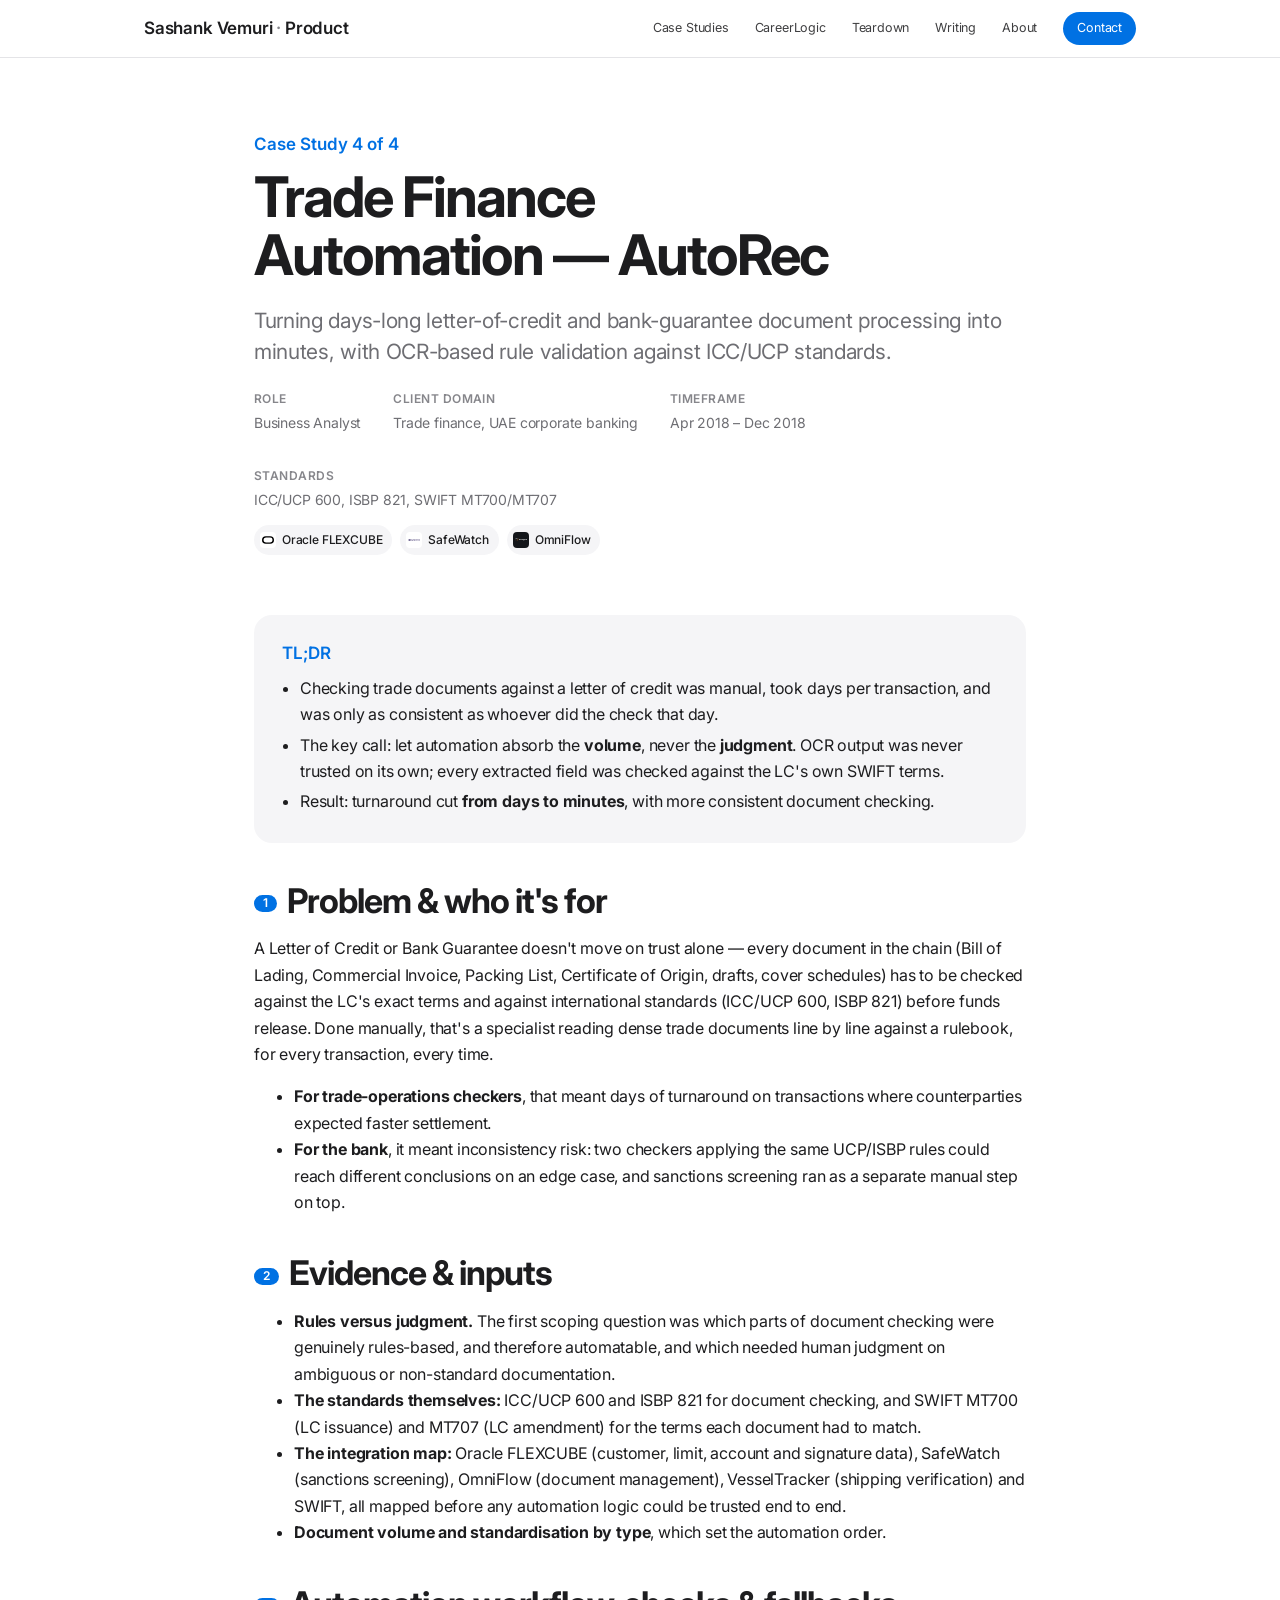
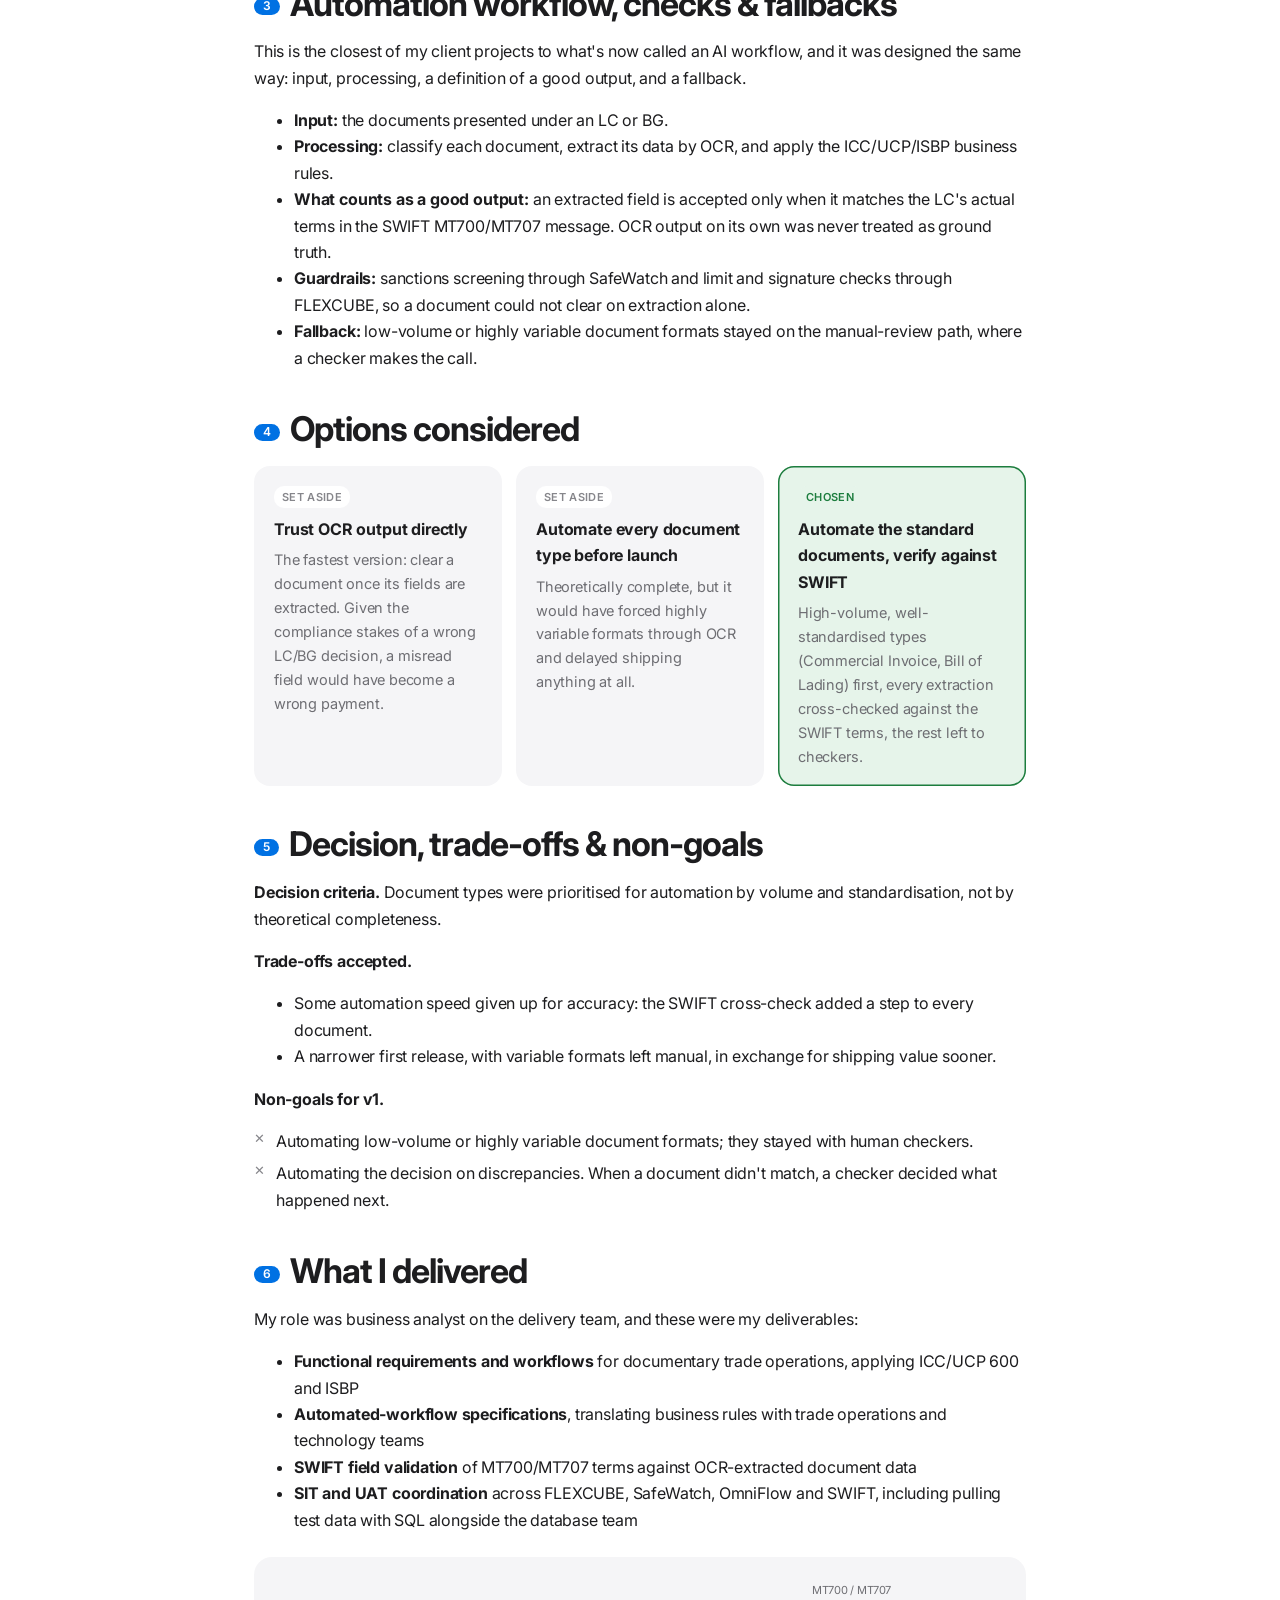
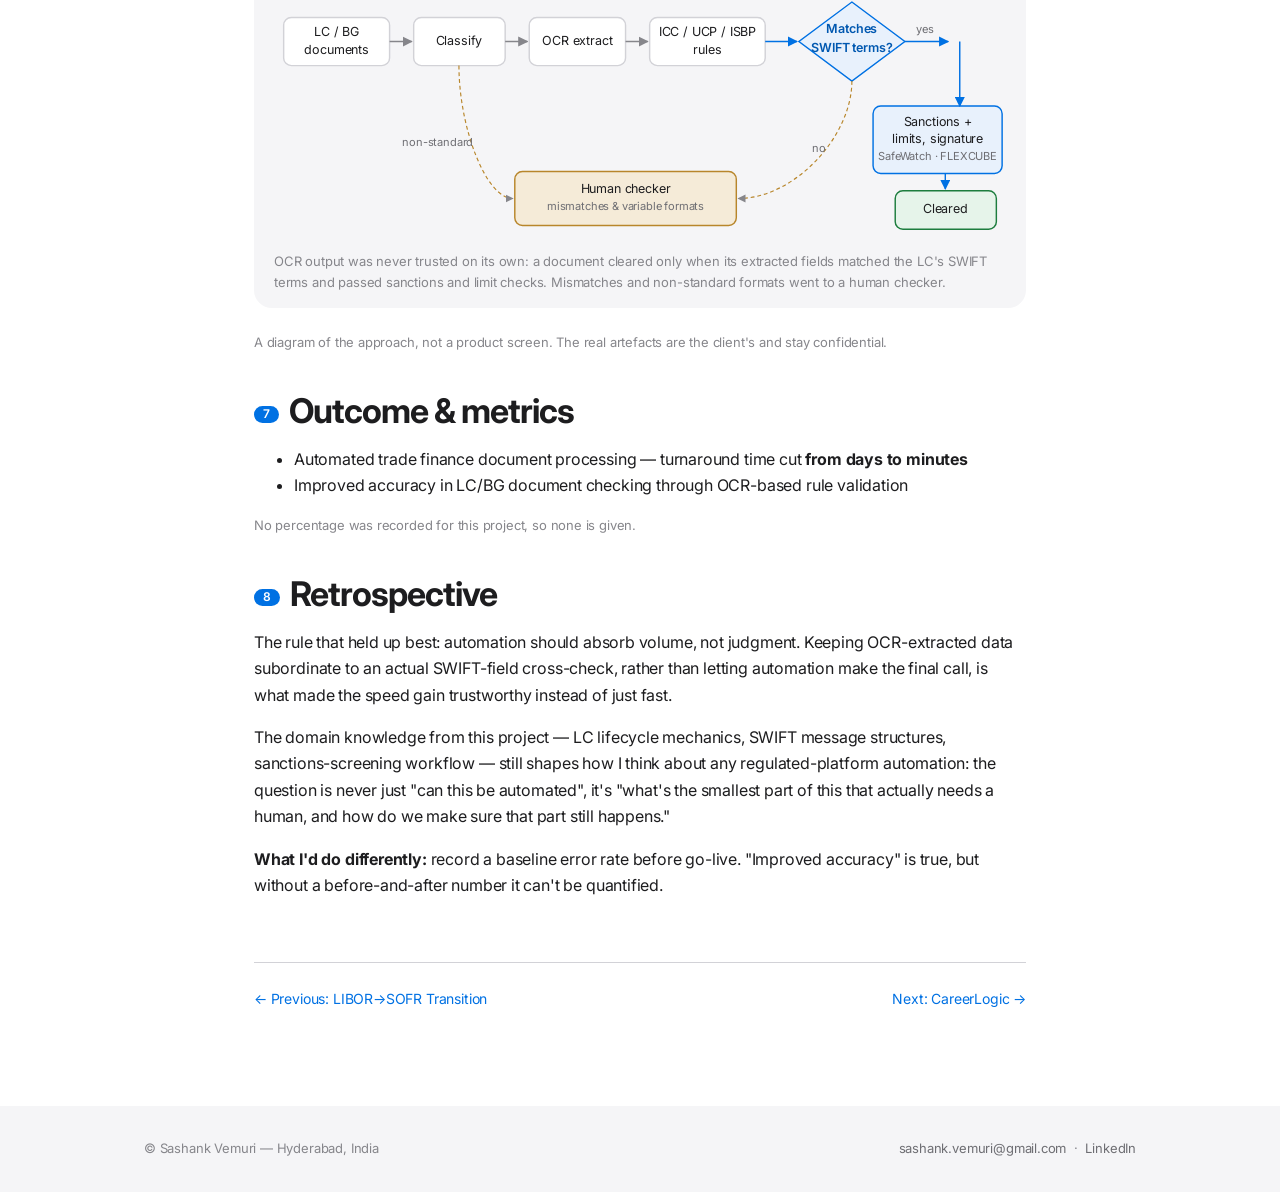
<file: case-studies/trade-finance-autorec.html>
<!doctype html>
<html lang="en">
<head>
<meta charset="utf-8">
<meta name="viewport" content="width=device-width, initial-scale=1">
<title>Trade Finance Automation — AutoRec — Sashank Vemuri</title>
<meta name="description" content="Turning days-long letter-of-credit and bank-guarantee document processing into minutes, with OCR-based rule validation against ICC/UCP standards.">
<meta property="og:type" content="website">
<meta property="og:site_name" content="Sashank Vemuri — Product">
<meta property="og:title" content="Trade Finance Automation — AutoRec — Sashank Vemuri">
<meta property="og:description" content="Turning days-long letter-of-credit and bank-guarantee document processing into minutes, with OCR-based rule validation against ICC/UCP standards.">
<meta property="og:url" content="https://sashankpm-web.github.io/case-studies/trade-finance-autorec.html">
<meta property="og:image" content="https://sashankpm-web.github.io/assets/og-card.jpg">
<meta property="og:image:width" content="1200">
<meta property="og:image:height" content="627">
<meta name="twitter:card" content="summary_large_image">
<link rel="canonical" href="https://sashankpm-web.github.io/case-studies/trade-finance-autorec.html">
<link rel="preconnect" href="https://fonts.googleapis.com">
<link rel="preconnect" href="https://fonts.gstatic.com" crossorigin>
<link rel="stylesheet" href="https://fonts.googleapis.com/css2?family=Inter:wght@400;500;600;700&display=swap">
<link rel="stylesheet" href="../style.css">
</head>
<body>

<header class="site-header">
  <div class="wrap">
    <div class="brand"><a href="../index.html" style="color:inherit; text-decoration:none;">Sashank Vemuri <span>·</span> Product</a></div>
    <nav class="main-nav">
      <a href="../index.html#case-studies">Case Studies</a>
      <a href="../index.html#careerlogic">CareerLogic</a>
      <a href="../index.html#teardown">Teardown</a>
      <a href="../index.html#writing">Writing</a>
      <a href="../index.html#about">About</a>
      <a href="../index.html#contact" class="cta">Contact</a>
    </nav>
  </div>
</header>

<main>
  <div class="wrap">

    <div class="cs-header">
      <p class="eyebrow">Case Study 4 of 4</p>
      <h1>Trade Finance Automation — AutoRec</h1>
      <p class="lede">Turning days-long letter-of-credit and bank-guarantee document processing into minutes, with OCR-based rule validation against ICC/UCP standards.</p>
      <div class="cs-meta">
        <div><b>Role</b>Business Analyst</div>
        <div><b>Client domain</b>Trade finance, UAE corporate banking</div>
        <div><b>Timeframe</b>Apr 2018 – Dec 2018</div>
        <div><b>Standards</b>ICC/UCP 600, ISBP 821, SWIFT MT700/MT707</div>
      </div>
      <div class="tool-row">
        <span class="tool-badge"><span class="icon-chip"><img src="../assets/logos/oracle.svg" alt="Oracle"></span>Oracle FLEXCUBE</span>
        <span class="tool-badge"><span class="icon-chip"><img src="../assets/logos/eastnets.svg" alt="Eastnets"></span>SafeWatch</span>
        <span class="tool-badge"><span class="icon-chip dark"><img src="../assets/logos/newgen.svg" alt="Newgen"></span>OmniFlow</span>
      </div>
    </div>

    <div class="tldr">
      <p class="eyebrow">TL;DR</p>
      <ul>
        <li>Checking trade documents against a letter of credit was manual, took days per transaction, and was only as consistent as whoever did the check that day.</li>
        <li>The key call: let automation absorb the <b>volume</b>, never the <b>judgment</b>. OCR output was never trusted on its own; every extracted field was checked against the LC's own SWIFT terms.</li>
        <li>Result: turnaround cut <b>from days to minutes</b>, with more consistent document checking.</li>
      </ul>
    </div>

    <section class="cs-section">
      <h2><span class="step">1</span>Problem &amp; who it's for</h2>
      <p>A Letter of Credit or Bank Guarantee doesn't move on trust alone — every document in the chain (Bill of
      Lading, Commercial Invoice, Packing List, Certificate of Origin, drafts, cover schedules) has to be checked
      against the LC's exact terms and against international standards (ICC/UCP 600, ISBP 821) before funds
      release. Done manually, that's a specialist reading dense trade documents line by line against a rulebook,
      for every transaction, every time.</p>
      <ul>
        <li><b>For trade-operations checkers</b>, that meant days of turnaround on transactions where counterparties expected faster settlement.</li>
        <li><b>For the bank</b>, it meant inconsistency risk: two checkers applying the same UCP/ISBP rules could reach different conclusions on an edge case, and sanctions screening ran as a separate manual step on top.</li>
      </ul>
    </section>

    <section class="cs-section">
      <h2><span class="step">2</span>Evidence &amp; inputs</h2>
      <ul>
        <li><b>Rules versus judgment.</b> The first scoping question was which parts of document checking were genuinely rules-based, and therefore automatable, and which needed human judgment on ambiguous or non-standard documentation.</li>
        <li><b>The standards themselves:</b> ICC/UCP 600 and ISBP 821 for document checking, and SWIFT MT700 (LC issuance) and MT707 (LC amendment) for the terms each document had to match.</li>
        <li><b>The integration map:</b> Oracle FLEXCUBE (customer, limit, account and signature data), SafeWatch (sanctions screening), OmniFlow (document management), VesselTracker (shipping verification) and SWIFT, all mapped before any automation logic could be trusted end to end.</li>
        <li><b>Document volume and standardisation by type</b>, which set the automation order.</li>
      </ul>
    </section>

    <section class="cs-section">
      <h2><span class="step">3</span>Automation workflow, checks &amp; fallbacks</h2>
      <p>This is the closest of my client projects to what's now called an AI workflow, and it was designed the
      same way: input, processing, a definition of a good output, and a fallback.</p>
      <ul>
        <li><b>Input:</b> the documents presented under an LC or BG.</li>
        <li><b>Processing:</b> classify each document, extract its data by OCR, and apply the ICC/UCP/ISBP business rules.</li>
        <li><b>What counts as a good output:</b> an extracted field is accepted only when it matches the LC's actual terms in the SWIFT MT700/MT707 message. OCR output on its own was never treated as ground truth.</li>
        <li><b>Guardrails:</b> sanctions screening through SafeWatch and limit and signature checks through FLEXCUBE, so a document could not clear on extraction alone.</li>
        <li><b>Fallback:</b> low-volume or highly variable document formats stayed on the manual-review path, where a checker makes the call.</li>
      </ul>
    </section>

    <section class="cs-section">
      <h2><span class="step">4</span>Options considered</h2>
      <div class="options">
        <div class="option">
          <span class="verdict">Set aside</span>
          <b>Trust OCR output directly</b>
          <p>The fastest version: clear a document once its fields are extracted. Given the compliance stakes of a wrong LC/BG decision, a misread field would have become a wrong payment.</p>
        </div>
        <div class="option">
          <span class="verdict">Set aside</span>
          <b>Automate every document type before launch</b>
          <p>Theoretically complete, but it would have forced highly variable formats through OCR and delayed shipping anything at all.</p>
        </div>
        <div class="option chosen">
          <span class="verdict">Chosen</span>
          <b>Automate the standard documents, verify against SWIFT</b>
          <p>High-volume, well-standardised types (Commercial Invoice, Bill of Lading) first, every extraction cross-checked against the SWIFT terms, the rest left to checkers.</p>
        </div>
      </div>
    </section>

    <section class="cs-section">
      <h2><span class="step">5</span>Decision, trade-offs &amp; non-goals</h2>
      <p><b>Decision criteria.</b> Document types were prioritised for automation by volume and
      standardisation, not by theoretical completeness.</p>
      <p><b>Trade-offs accepted.</b></p>
      <ul>
        <li>Some automation speed given up for accuracy: the SWIFT cross-check added a step to every document.</li>
        <li>A narrower first release, with variable formats left manual, in exchange for shipping value sooner.</li>
      </ul>
      <p><b>Non-goals for v1.</b></p>
      <ul class="nongoals">
        <li>Automating low-volume or highly variable document formats; they stayed with human checkers.</li>
        <li>Automating the decision on discrepancies. When a document didn't match, a checker decided what happened next.</li>
      </ul>
    </section>

    <section class="cs-section">
      <h2><span class="step">6</span>What I delivered</h2>
      <p>My role was business analyst on the delivery team, and these were my deliverables:</p>
      <ul>
        <li><b>Functional requirements and workflows</b> for documentary trade operations, applying ICC/UCP 600 and ISBP</li>
        <li><b>Automated-workflow specifications</b>, translating business rules with trade operations and technology teams</li>
        <li><b>SWIFT field validation</b> of MT700/MT707 terms against OCR-extracted document data</li>
        <li><b>SIT and UAT coordination</b> across FLEXCUBE, SafeWatch, OmniFlow and SWIFT, including pulling test data with SQL alongside the database team</li>
      </ul>
      <figure class="diagram">
<svg class="dg" viewBox="0 -6 760 274" role="img" aria-label="Flow: documents classified, OCR-extracted and rule-checked; matched against SWIFT terms; cleared after sanctions and limit checks, otherwise routed to a human checker">
<defs><marker id="ara" viewBox="0 0 10 10" refX="9" refY="5" markerWidth="7" markerHeight="7" orient="auto-start-reverse"><path class="arrowhead" d="M0,0 L10,5 L0,10 z"/></marker></defs><defs><marker id="arh" viewBox="0 0 10 10" refX="9" refY="5" markerWidth="7" markerHeight="7" orient="auto-start-reverse"><path class="arrowhead hl" d="M0,0 L10,5 L0,10 z"/></marker></defs>
<rect class="box " x="10" y="36" width="110" height="50" rx="8"/>
<text x="65" y="52.0" text-anchor="middle" dominant-baseline="middle">LC / BG</text>
<text x="65" y="70.0" text-anchor="middle" dominant-baseline="middle">documents</text>
<path class="edge " d="M120,61 L143,61" marker-end="url(#ara)"/>
<rect class="box " x="145" y="36" width="95" height="50" rx="8"/>
<text x="192" y="61.0" text-anchor="middle" dominant-baseline="middle">Classify</text>
<path class="edge " d="M240,61 L263,61" marker-end="url(#ara)"/>
<rect class="box " x="265" y="36" width="100" height="50" rx="8"/>
<text x="315" y="61.0" text-anchor="middle" dominant-baseline="middle">OCR extract</text>
<path class="edge " d="M365,61 L388,61" marker-end="url(#ara)"/>
<rect class="box " x="390" y="36" width="120" height="50" rx="8"/>
<text x="450" y="52.0" text-anchor="middle" dominant-baseline="middle">ICC / UCP / ISBP</text>
<text x="450" y="70.0" text-anchor="middle" dominant-baseline="middle">rules</text>
<path class="edge hl" d="M510,61 L543,61" marker-end="url(#arh)"/>
<path class="box hl" d="M600,20 L655,61 L600,102 L545,61 Z"/>
<text x="600" y="52" text-anchor="middle" class="on-accent">Matches</text>
<text x="600" y="72" text-anchor="middle" class="on-accent">SWIFT terms?</text>
<text class="muted" x="600" y="12" text-anchor="middle">MT700 / MT707</text>
<path class="edge hl" d="M655,61 L700,61" marker-end="url(#arh)"/>
<text class="muted" x="676" y="52" text-anchor="middle">yes</text>
<rect class="box hl" x="622" y="128" width="134" height="70" rx="8"/>
<text x="689" y="145.0" text-anchor="middle" dominant-baseline="middle">Sanctions +</text>
<text x="689" y="163.0" text-anchor="middle" dominant-baseline="middle">limits, signature</text>
<text class="muted" x="689" y="181.0" text-anchor="middle" dominant-baseline="middle">SafeWatch · FLEXCUBE</text>
<path class="edge hl" d="M712,61 L712,128" marker-end="url(#arh)"/>
<path class="edge hl" d="M697,198 L697,214" marker-end="url(#arh)"/>
<rect class="box ok" x="645" y="216" width="105" height="40" rx="8"/>
<text x="697" y="236.0" text-anchor="middle" dominant-baseline="middle">Cleared</text>
<rect class="box warn" x="250" y="196" width="230" height="56" rx="8"/>
<text x="365" y="215.0" text-anchor="middle" dominant-baseline="middle">Human checker</text>
<text class="muted" x="365" y="233.0" text-anchor="middle" dominant-baseline="middle">mismatches &amp; variable formats</text>
<path class="edge bad" d="M600,102 C600,160 540,224 482,224" marker-end="url(#ara)"/>
<text class="muted" x="566" y="176" text-anchor="middle">no</text>
<path class="edge bad" d="M192,86 C192,150 220,224 248,224" marker-end="url(#ara)"/>
<text class="muted" x="170" y="170" text-anchor="middle">non-standard</text>
</svg>
<figcaption>OCR output was never trusted on its own: a document cleared only when its extracted fields matched the LC's SWIFT terms and passed sanctions and limit checks. Mismatches and non-standard formats went to a human checker.</figcaption>
</figure>
      <p class="fine">A diagram of the approach, not a product screen. The real artefacts are the client's and stay confidential.</p>
    </section>

    <section class="cs-section">
      <h2><span class="step">7</span>Outcome &amp; metrics</h2>
      <ul>
        <li>Automated trade finance document processing — turnaround time cut <b>from days to minutes</b></li>
        <li>Improved accuracy in LC/BG document checking through OCR-based rule validation</li>
      </ul>
      <p class="fine">No percentage was recorded for this project, so none is given.</p>
    </section>

    <section class="cs-section">
      <h2><span class="step">8</span>Retrospective</h2>
      <p>The rule that held up best: automation should absorb volume, not judgment. Keeping OCR-extracted data
      subordinate to an actual SWIFT-field cross-check, rather than letting automation make the final call, is
      what made the speed gain trustworthy instead of just fast.</p>
      <p>The domain knowledge from this project — LC lifecycle mechanics, SWIFT message structures,
      sanctions-screening workflow — still shapes how I think about any regulated-platform automation: the
      question is never just "can this be automated", it's "what's the smallest part of this that actually needs
      a human, and how do we make sure that part still happens."</p>
      <p><b>What I'd do differently:</b> record a baseline error rate before go-live. "Improved accuracy" is true, but without a before-and-after number it can't be quantified.</p>
    </section>

    <div class="cs-nav">
      <a href="libor-transition.html">&larr; Previous: LIBOR&rarr;SOFR Transition</a>
      <a href="../projects/careerlogic.html">Next: CareerLogic &rarr;</a>
    </div>

  </div>
</main>

<footer class="site-footer">
  <div class="wrap">
    <div>&copy; Sashank Vemuri — Hyderabad, India</div>
    <div>
      <a href="mailto:sashank.vemuri@gmail.com">sashank.vemuri@gmail.com</a>
      &nbsp;·&nbsp;
      <a href="https://linkedin.com/in/sashank-vemuri" target="_blank" rel="noopener">LinkedIn</a>
    </div>
  </div>
</footer>

</body>
</html>
</file>
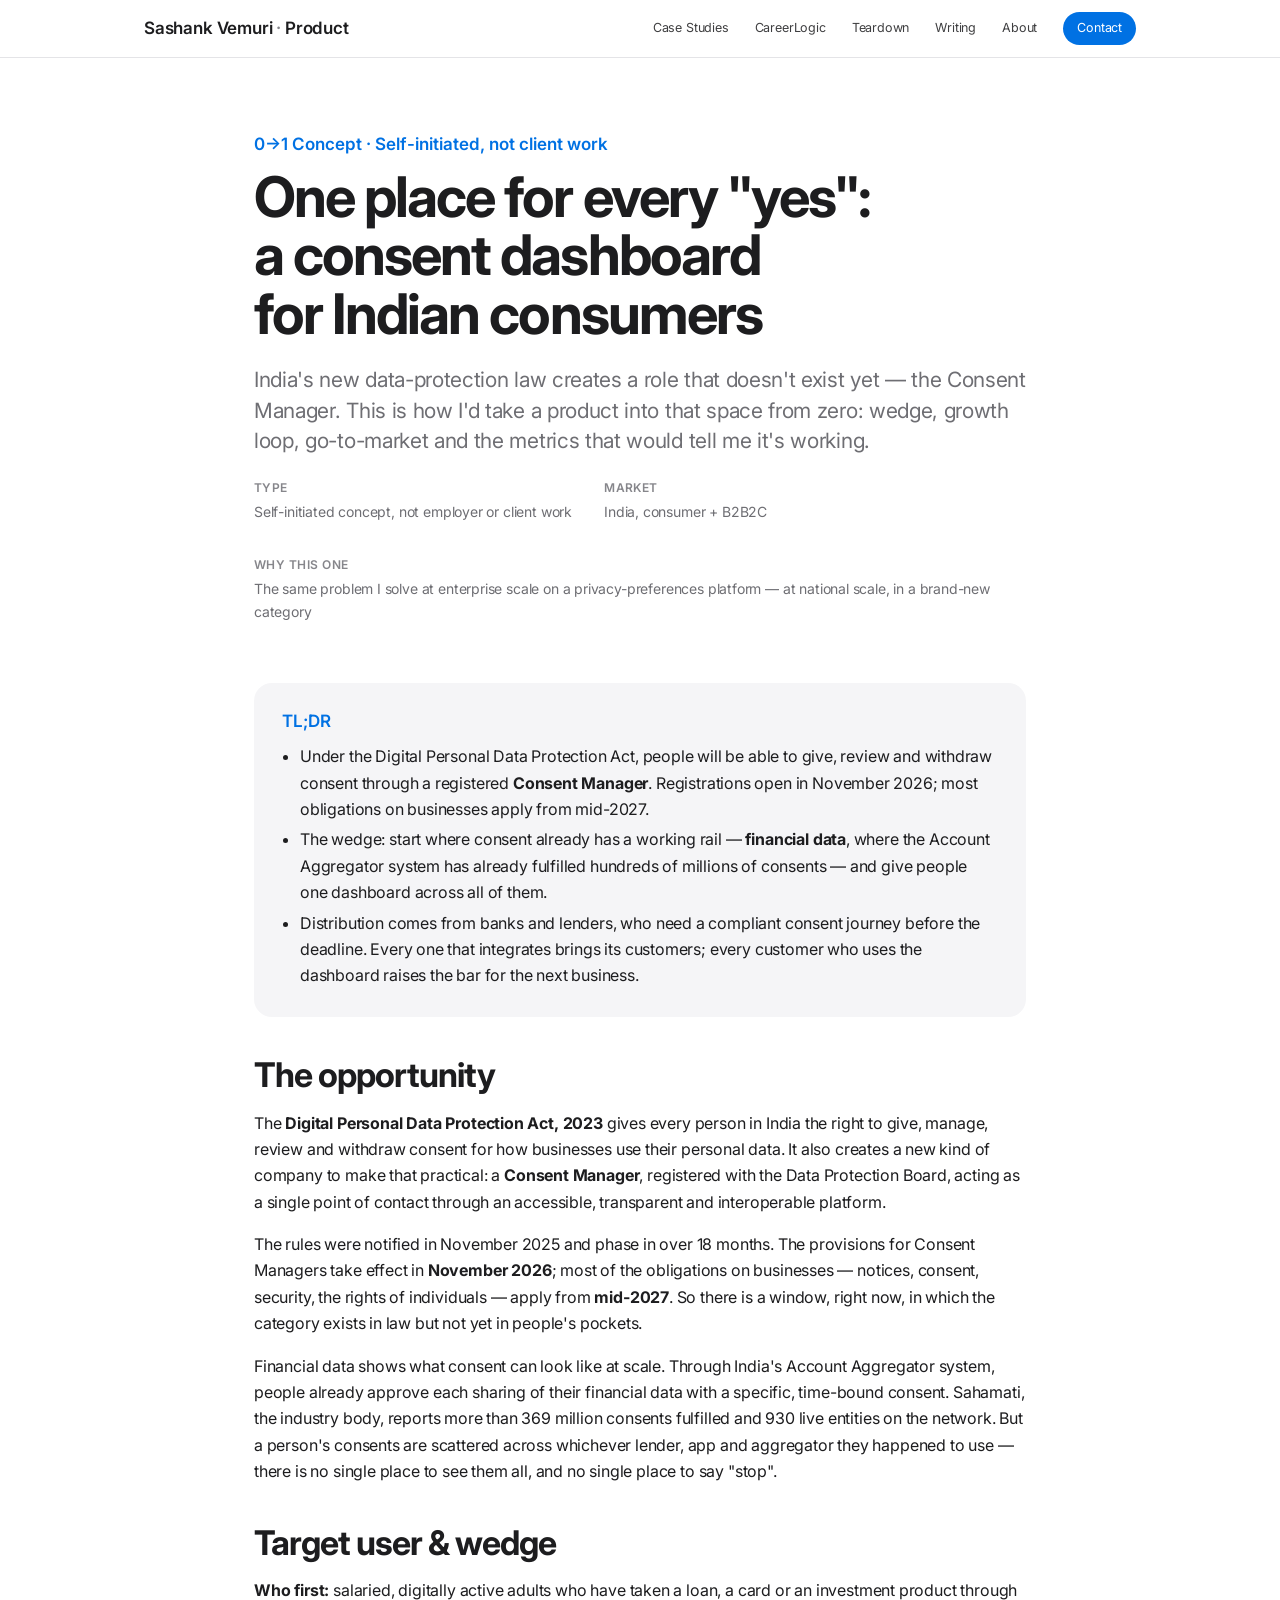
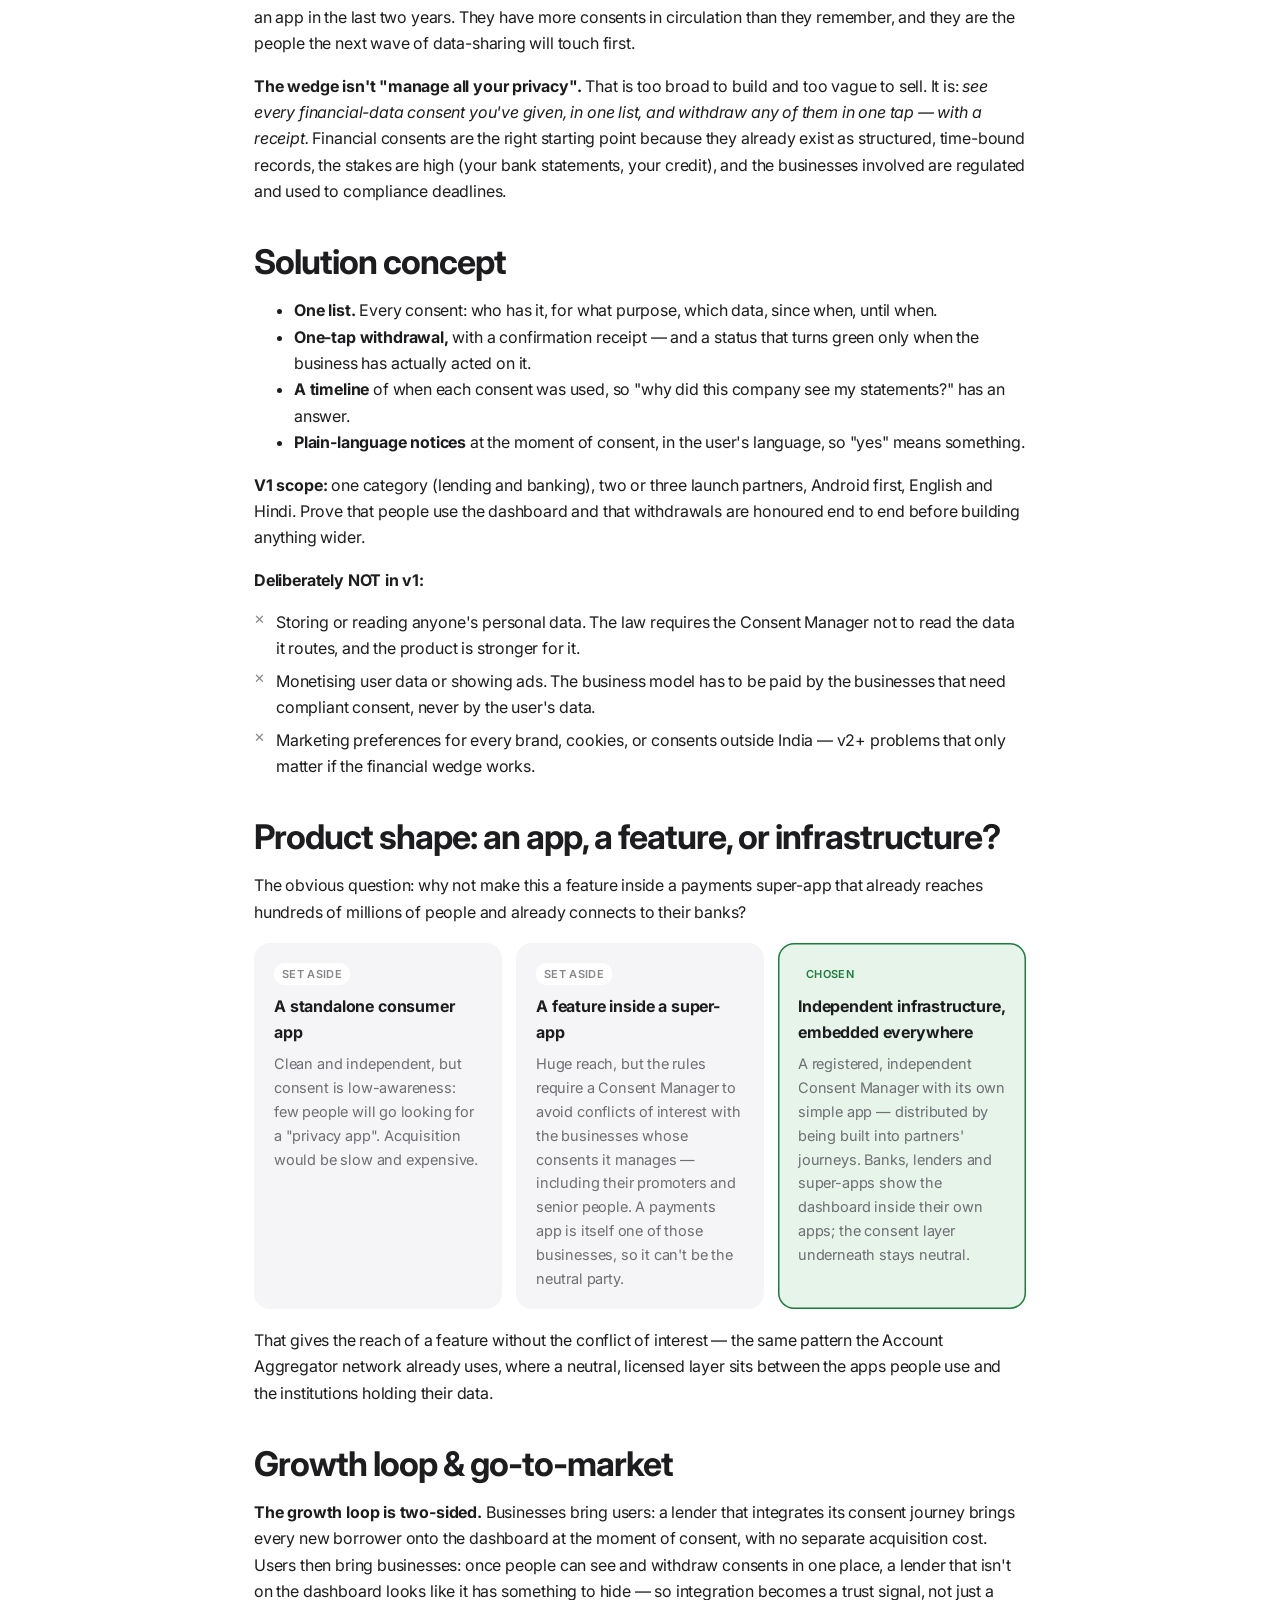
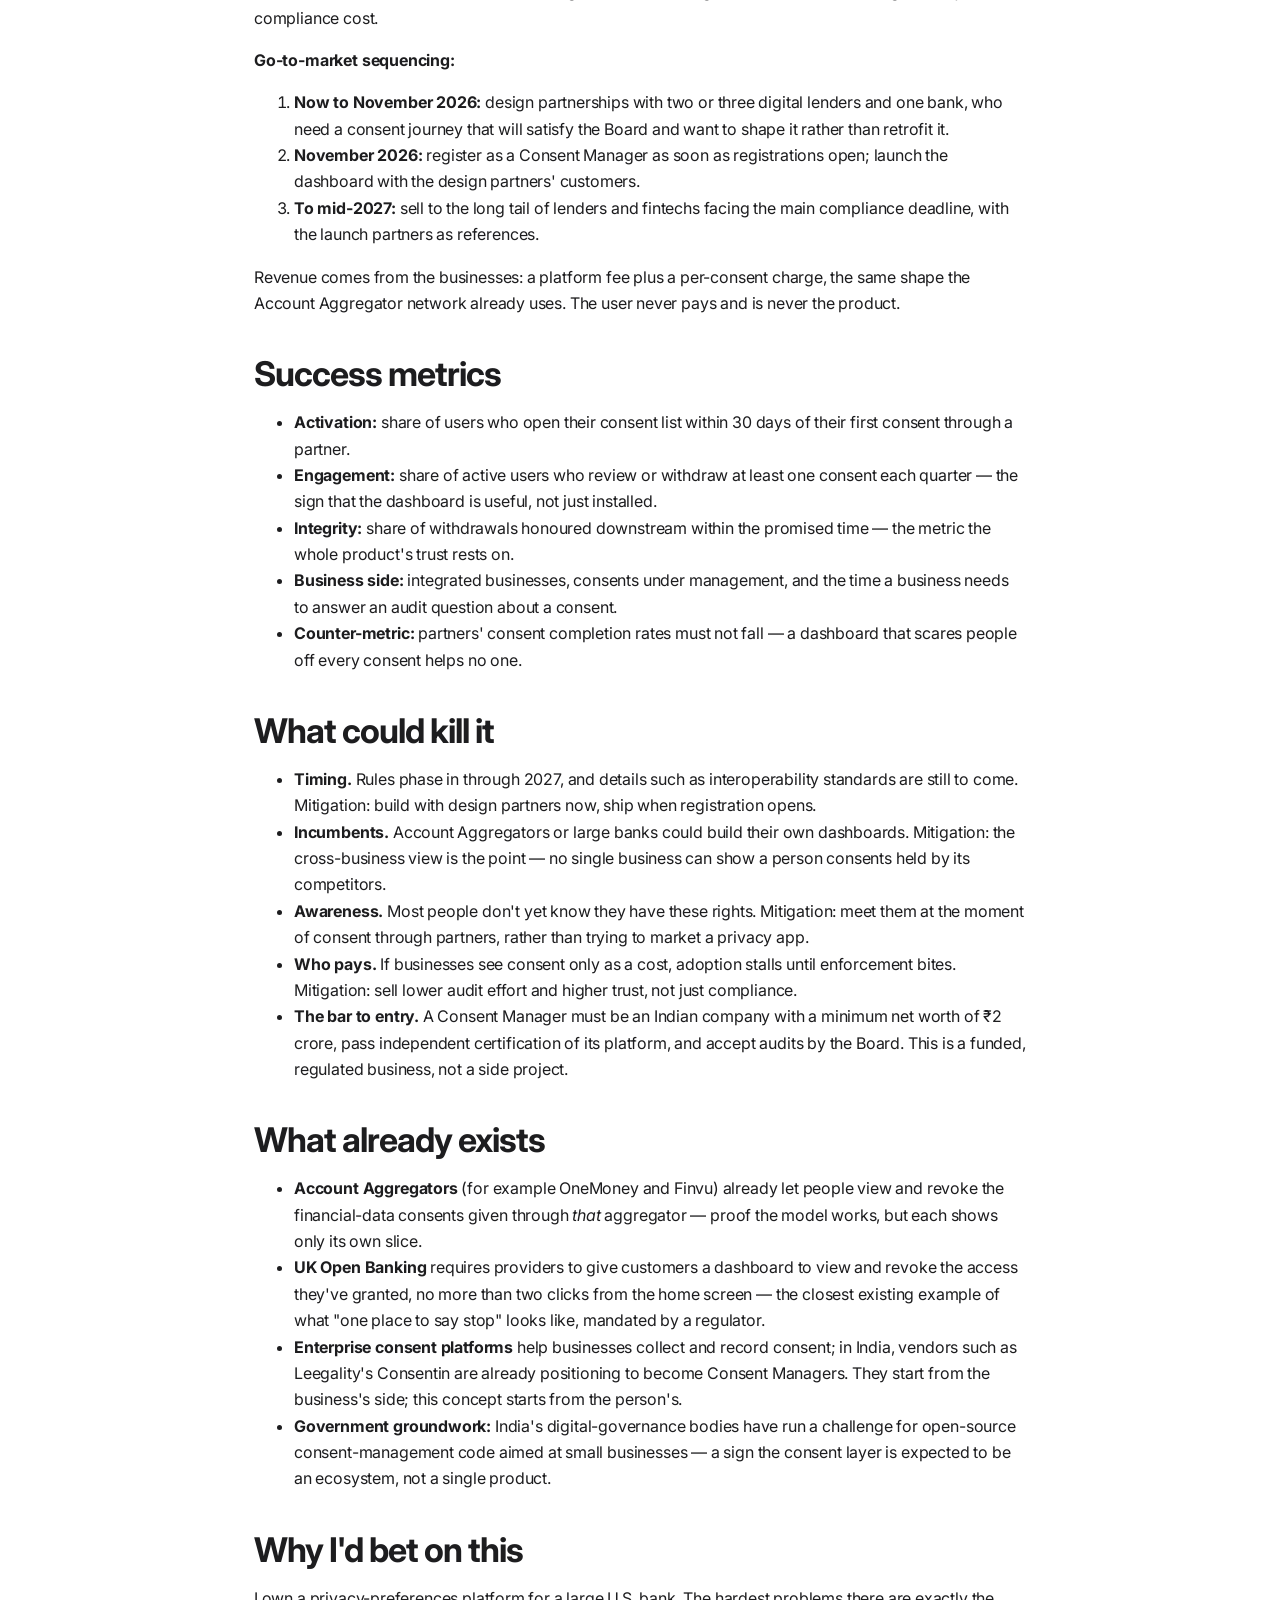
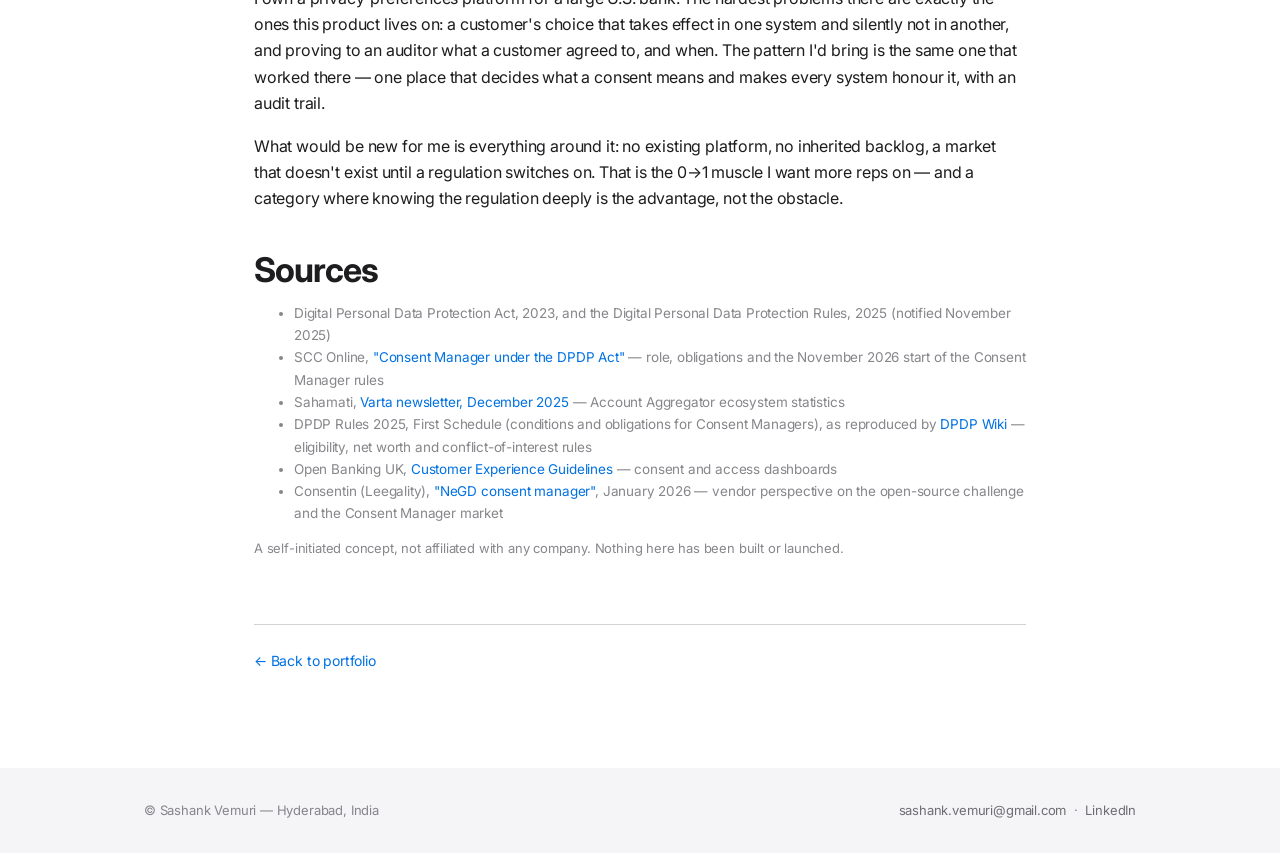
<file: concept/consent-dashboard.html>
<!doctype html>
<html lang="en">
<head>
<meta charset="utf-8">
<meta name="viewport" content="width=device-width, initial-scale=1">
<title>One Place for Every Yes — a consent dashboard for India — Sashank Vemuri</title>
<meta name="description" content="India&#x27;s new data-protection law creates a role that doesn&#x27;t exist yet — the Consent Manager. This is how I&#x27;d take a product into that space from zero: wedge, growth loop, go-to-market and the…">
<meta property="og:type" content="website">
<meta property="og:site_name" content="Sashank Vemuri — Product">
<meta property="og:title" content="One Place for Every Yes — a consent dashboard for India — Sashank Vemuri">
<meta property="og:description" content="India&#x27;s new data-protection law creates a role that doesn&#x27;t exist yet — the Consent Manager. This is how I&#x27;d take a product into that space from zero: wedge, growth loop, go-to-market and the…">
<meta property="og:url" content="https://sashankpm-web.github.io/concept/consent-dashboard.html">
<meta property="og:image" content="https://sashankpm-web.github.io/assets/og-card.jpg">
<meta property="og:image:width" content="1200">
<meta property="og:image:height" content="627">
<meta name="twitter:card" content="summary_large_image">
<link rel="canonical" href="https://sashankpm-web.github.io/concept/consent-dashboard.html">
<link rel="preconnect" href="https://fonts.googleapis.com">
<link rel="preconnect" href="https://fonts.gstatic.com" crossorigin>
<link rel="stylesheet" href="https://fonts.googleapis.com/css2?family=Inter:wght@400;500;600;700&display=swap">
<link rel="stylesheet" href="../style.css">
</head>
<body>

<header class="site-header">
  <div class="wrap">
    <div class="brand"><a href="../index.html" style="color:inherit; text-decoration:none;">Sashank Vemuri <span>·</span> Product</a></div>
    <nav class="main-nav">
      <a href="../index.html#case-studies">Case Studies</a>
      <a href="../index.html#careerlogic">CareerLogic</a>
      <a href="../index.html#teardown">Teardown</a>
      <a href="../index.html#writing">Writing</a>
      <a href="../index.html#about">About</a>
      <a href="../index.html#contact" class="cta">Contact</a>
    </nav>
  </div>
</header>

<main>
  <div class="wrap">

    <div class="cs-header">
      <p class="eyebrow">0&rarr;1 Concept · Self-initiated, not client work</p>
      <h1>One place for every "yes": a consent dashboard for Indian consumers</h1>
      <p class="lede">India's new data-protection law creates a role that doesn't exist yet — the Consent Manager. This is how I'd take a product into that space from zero: wedge, growth loop, go-to-market and the metrics that would tell me it's working.</p>
      <div class="cs-meta">
        <div><b>Type</b>Self-initiated concept, not employer or client work</div>
        <div><b>Market</b>India, consumer + B2B2C</div>
        <div><b>Why this one</b>The same problem I solve at enterprise scale on a privacy-preferences platform — at national scale, in a brand-new category</div>
      </div>
    </div>

    <div class="tldr">
      <p class="eyebrow">TL;DR</p>
      <ul>
        <li>Under the Digital Personal Data Protection Act, people will be able to give, review and withdraw consent through a registered <b>Consent Manager</b>. Registrations open in November 2026; most obligations on businesses apply from mid-2027.</li>
        <li>The wedge: start where consent already has a working rail — <b>financial data</b>, where the Account Aggregator system has already fulfilled hundreds of millions of consents — and give people one dashboard across all of them.</li>
        <li>Distribution comes from banks and lenders, who need a compliant consent journey before the deadline. Every one that integrates brings its customers; every customer who uses the dashboard raises the bar for the next business.</li>
      </ul>
    </div>

    <section class="cs-section">
      <h2>The opportunity</h2>
      <p>The <b>Digital Personal Data Protection Act, 2023</b> gives every person in India the right to give,
      manage, review and withdraw consent for how businesses use their personal data. It also creates a new kind
      of company to make that practical: a <b>Consent Manager</b>, registered with the Data Protection Board,
      acting as a single point of contact through an accessible, transparent and interoperable platform.</p>
      <p>The rules were notified in November 2025 and phase in over 18 months. The provisions for Consent
      Managers take effect in <b>November 2026</b>; most of the obligations on businesses — notices, consent,
      security, the rights of individuals — apply from <b>mid-2027</b>. So there is a window, right now, in which
      the category exists in law but not yet in people's pockets.</p>
      <p>Financial data shows what consent can look like at scale. Through India's Account Aggregator system,
      people already approve each sharing of their financial data with a specific, time-bound consent. Sahamati,
      the industry body, reports more than 369 million consents fulfilled and 930 live entities on the network.
      But a person's consents are scattered across whichever lender, app and aggregator they happened to use —
      there is no single place to see them all, and no single place to say "stop".</p>
    </section>

    <section class="cs-section">
      <h2>Target user &amp; wedge</h2>
      <p><b>Who first:</b> salaried, digitally active adults who have taken a loan, a card or an investment
      product through an app in the last two years. They have more consents in circulation than they remember,
      and they are the people the next wave of data-sharing will touch first.</p>
      <p><b>The wedge isn't "manage all your privacy".</b> That is too broad to build and too vague to sell. It is:
      <i>see every financial-data consent you've given, in one list, and withdraw any of them in one tap — with a
      receipt.</i> Financial consents are the right starting point because they already exist as structured,
      time-bound records, the stakes are high (your bank statements, your credit), and the businesses involved are
      regulated and used to compliance deadlines.</p>
    </section>

    <section class="cs-section">
      <h2>Solution concept</h2>
      <ul>
        <li><b>One list.</b> Every consent: who has it, for what purpose, which data, since when, until when.</li>
        <li><b>One-tap withdrawal,</b> with a confirmation receipt — and a status that turns green only when the business has actually acted on it.</li>
        <li><b>A timeline</b> of when each consent was used, so "why did this company see my statements?" has an answer.</li>
        <li><b>Plain-language notices</b> at the moment of consent, in the user's language, so "yes" means something.</li>
      </ul>
      <p><b>V1 scope:</b> one category (lending and banking), two or three launch partners, Android first, English
      and Hindi. Prove that people use the dashboard and that withdrawals are honoured end to end before building
      anything wider.</p>
      <p><b>Deliberately NOT in v1:</b></p>
      <ul class="nongoals">
        <li>Storing or reading anyone's personal data. The law requires the Consent Manager not to read the data it routes, and the product is stronger for it.</li>
        <li>Monetising user data or showing ads. The business model has to be paid by the businesses that need compliant consent, never by the user's data.</li>
        <li>Marketing preferences for every brand, cookies, or consents outside India — v2+ problems that only matter if the financial wedge works.</li>
      </ul>
    </section>

    <section class="cs-section">
      <h2>Product shape: an app, a feature, or infrastructure?</h2>
      <p>The obvious question: why not make this a feature inside a payments super-app that already reaches
      hundreds of millions of people and already connects to their banks?</p>
      <div class="options">
        <div class="option">
          <span class="verdict">Set aside</span>
          <b>A standalone consumer app</b>
          <p>Clean and independent, but consent is low-awareness: few people will go looking for a "privacy app". Acquisition would be slow and expensive.</p>
        </div>
        <div class="option">
          <span class="verdict">Set aside</span>
          <b>A feature inside a super-app</b>
          <p>Huge reach, but the rules require a Consent Manager to avoid conflicts of interest with the businesses whose consents it manages — including their promoters and senior people. A payments app is itself one of those businesses, so it can't be the neutral party.</p>
        </div>
        <div class="option chosen">
          <span class="verdict">Chosen</span>
          <b>Independent infrastructure, embedded everywhere</b>
          <p>A registered, independent Consent Manager with its own simple app — distributed by being built into partners' journeys. Banks, lenders and super-apps show the dashboard inside their own apps; the consent layer underneath stays neutral.</p>
        </div>
      </div>
      <p>That gives the reach of a feature without the conflict of interest — the same pattern the Account
      Aggregator network already uses, where a neutral, licensed layer sits between the apps people use and the
      institutions holding their data.</p>
    </section>

    <section class="cs-section">
      <h2>Growth loop &amp; go-to-market</h2>
      <p><b>The growth loop is two-sided.</b> Businesses bring users: a lender that integrates its consent journey
      brings every new borrower onto the dashboard at the moment of consent, with no separate acquisition cost.
      Users then bring businesses: once people can see and withdraw consents in one place, a lender that isn't on
      the dashboard looks like it has something to hide — so integration becomes a trust signal, not just a
      compliance cost.</p>
      <p><b>Go-to-market sequencing:</b></p>
      <ol>
        <li><b>Now to November 2026:</b> design partnerships with two or three digital lenders and one bank, who need a consent journey that will satisfy the Board and want to shape it rather than retrofit it.</li>
        <li><b>November 2026:</b> register as a Consent Manager as soon as registrations open; launch the dashboard with the design partners' customers.</li>
        <li><b>To mid-2027:</b> sell to the long tail of lenders and fintechs facing the main compliance deadline, with the launch partners as references.</li>
      </ol>
      <p>Revenue comes from the businesses: a platform fee plus a per-consent charge, the same shape the Account
      Aggregator network already uses. The user never pays and is never the product.</p>
    </section>

    <section class="cs-section">
      <h2>Success metrics</h2>
      <ul>
        <li><b>Activation:</b> share of users who open their consent list within 30 days of their first consent through a partner.</li>
        <li><b>Engagement:</b> share of active users who review or withdraw at least one consent each quarter — the sign that the dashboard is useful, not just installed.</li>
        <li><b>Integrity:</b> share of withdrawals honoured downstream within the promised time — the metric the whole product's trust rests on.</li>
        <li><b>Business side:</b> integrated businesses, consents under management, and the time a business needs to answer an audit question about a consent.</li>
        <li><b>Counter-metric:</b> partners' consent completion rates must not fall — a dashboard that scares people off every consent helps no one.</li>
      </ul>
    </section>

    <section class="cs-section">
      <h2>What could kill it</h2>
      <ul>
        <li><b>Timing.</b> Rules phase in through 2027, and details such as interoperability standards are still to come. Mitigation: build with design partners now, ship when registration opens.</li>
        <li><b>Incumbents.</b> Account Aggregators or large banks could build their own dashboards. Mitigation: the cross-business view is the point — no single business can show a person consents held by its competitors.</li>
        <li><b>Awareness.</b> Most people don't yet know they have these rights. Mitigation: meet them at the moment of consent through partners, rather than trying to market a privacy app.</li>
        <li><b>Who pays.</b> If businesses see consent only as a cost, adoption stalls until enforcement bites. Mitigation: sell lower audit effort and higher trust, not just compliance.</li>
        <li><b>The bar to entry.</b> A Consent Manager must be an Indian company with a minimum net worth of ₹2 crore, pass independent certification of its platform, and accept audits by the Board. This is a funded, regulated business, not a side project.</li>
      </ul>
    </section>

    <section class="cs-section">
      <h2>What already exists</h2>
      <ul>
        <li><b>Account Aggregators</b> (for example OneMoney and Finvu) already let people view and revoke the financial-data consents given through <i>that</i> aggregator — proof the model works, but each shows only its own slice.</li>
        <li><b>UK Open Banking</b> requires providers to give customers a dashboard to view and revoke the access they've granted, no more than two clicks from the home screen — the closest existing example of what "one place to say stop" looks like, mandated by a regulator.</li>
        <li><b>Enterprise consent platforms</b> help businesses collect and record consent; in India, vendors such as Leegality's Consentin are already positioning to become Consent Managers. They start from the business's side; this concept starts from the person's.</li>
        <li><b>Government groundwork:</b> India's digital-governance bodies have run a challenge for open-source consent-management code aimed at small businesses — a sign the consent layer is expected to be an ecosystem, not a single product.</li>
      </ul>
    </section>

    <section class="cs-section">
      <h2>Why I'd bet on this</h2>
      <p>I own a privacy-preferences platform for a large U.S. bank. The hardest problems there are exactly the
      ones this product lives on: a customer's choice that takes effect in one system and silently not in another,
      and proving to an auditor what a customer agreed to, and when. The pattern I'd bring is the same one that
      worked there — one place that decides what a consent means and makes every system honour it, with an audit
      trail.</p>
      <p>What would be new for me is everything around it: no existing platform, no inherited backlog, a market
      that doesn't exist until a regulation switches on. That is the 0&rarr;1 muscle I want more reps on — and a
      category where knowing the regulation deeply is the advantage, not the obstacle.</p>
    </section>

    <section class="cs-section">
      <h2>Sources</h2>
      <ul class="fine" style="font-size:13.5px;">
        <li>Digital Personal Data Protection Act, 2023, and the Digital Personal Data Protection Rules, 2025 (notified November 2025)</li>
        <li>SCC Online, <a href="https://www.scconline.com/blog/?p=398823" target="_blank" rel="noopener">"Consent Manager under the DPDP Act"</a> — role, obligations and the November 2026 start of the Consent Manager rules</li>
        <li>Sahamati, <a href="https://sahamati.org.in/varta-the-sahamati-newsletter-december-2025/" target="_blank" rel="noopener">Varta newsletter, December 2025</a> — Account Aggregator ecosystem statistics</li>
        <li>DPDP Rules 2025, First Schedule (conditions and obligations for Consent Managers), as reproduced by <a href="https://dpdp.myndsolution.com/wiki/rules/schedule-1-conditions-for-registration-of-consent-manager-obligations/" target="_blank" rel="noopener">DPDP Wiki</a> — eligibility, net worth and conflict-of-interest rules</li>
        <li>Open Banking UK, <a href="https://standards.openbanking.org.uk/?p=16972" target="_blank" rel="noopener">Customer Experience Guidelines</a> — consent and access dashboards</li>
        <li>Consentin (Leegality), <a href="https://www.consent.in/blog/negd-consent-manager" target="_blank" rel="noopener">"NeGD consent manager"</a>, January 2026 — vendor perspective on the open-source challenge and the Consent Manager market</li>
      </ul>
      <p class="fine">A self-initiated concept, not affiliated with any company. Nothing here has been built or launched.</p>
    </section>

    <div class="cs-nav">
      <a href="../index.html#concept">&larr; Back to portfolio</a>
      <span></span>
    </div>

  </div>
</main>

<footer class="site-footer">
  <div class="wrap">
    <div>&copy; Sashank Vemuri — Hyderabad, India</div>
    <div>
      <a href="mailto:sashank.vemuri@gmail.com">sashank.vemuri@gmail.com</a>
      &nbsp;·&nbsp;
      <a href="https://linkedin.com/in/sashank-vemuri" target="_blank" rel="noopener">LinkedIn</a>
    </div>
  </div>
</footer>

</body>
</html>
</file>
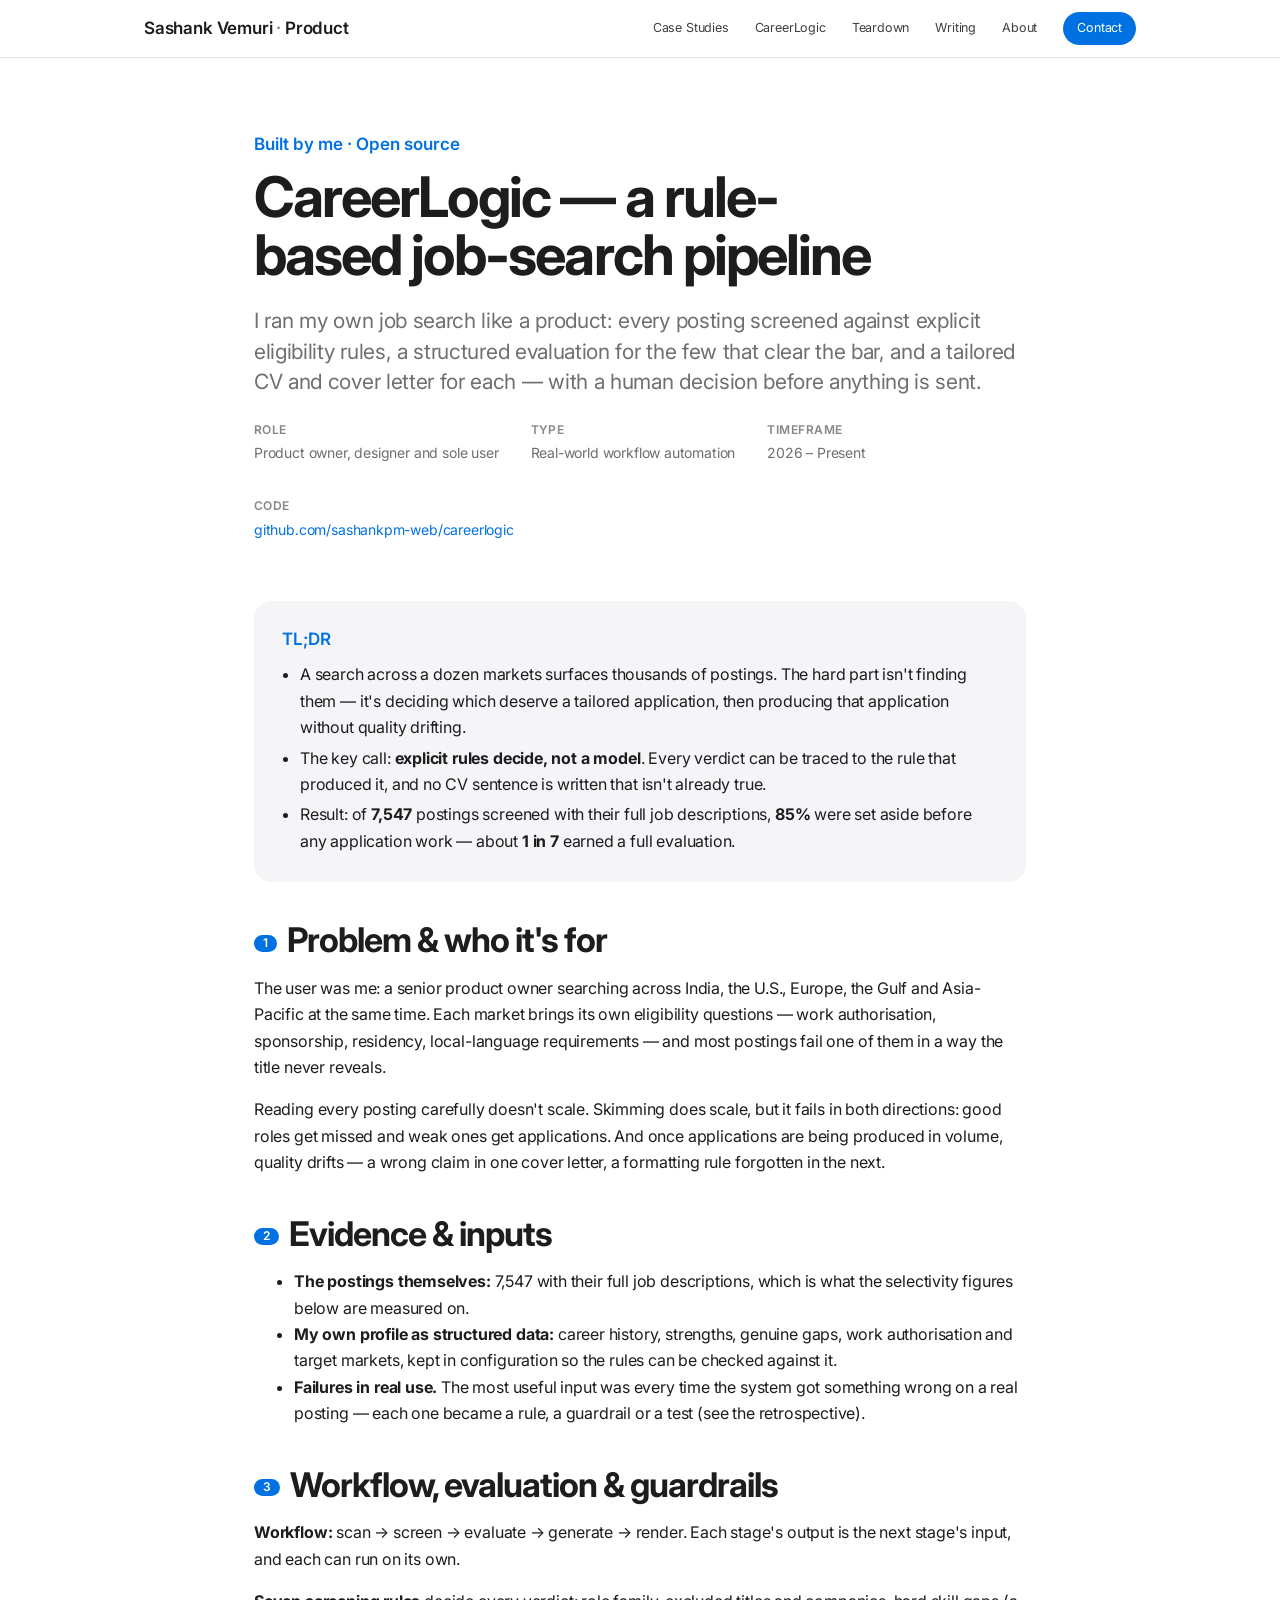
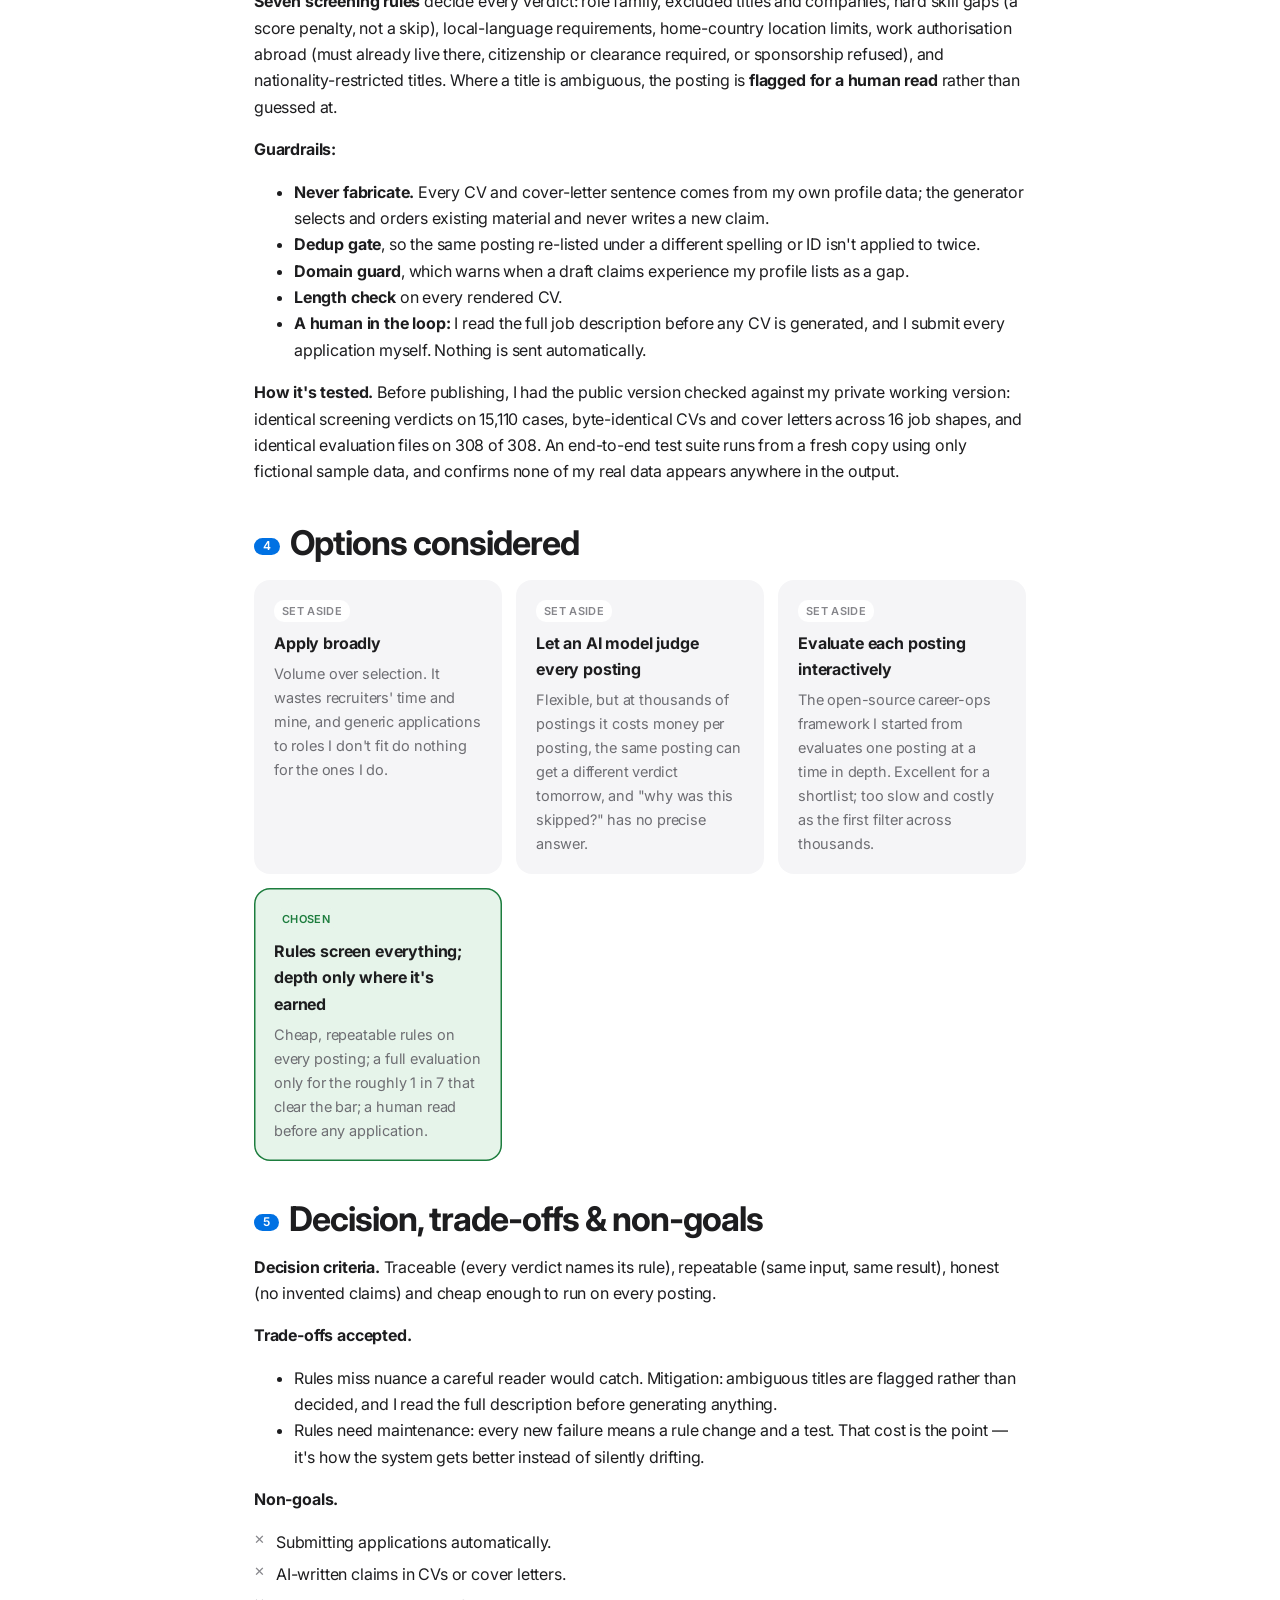
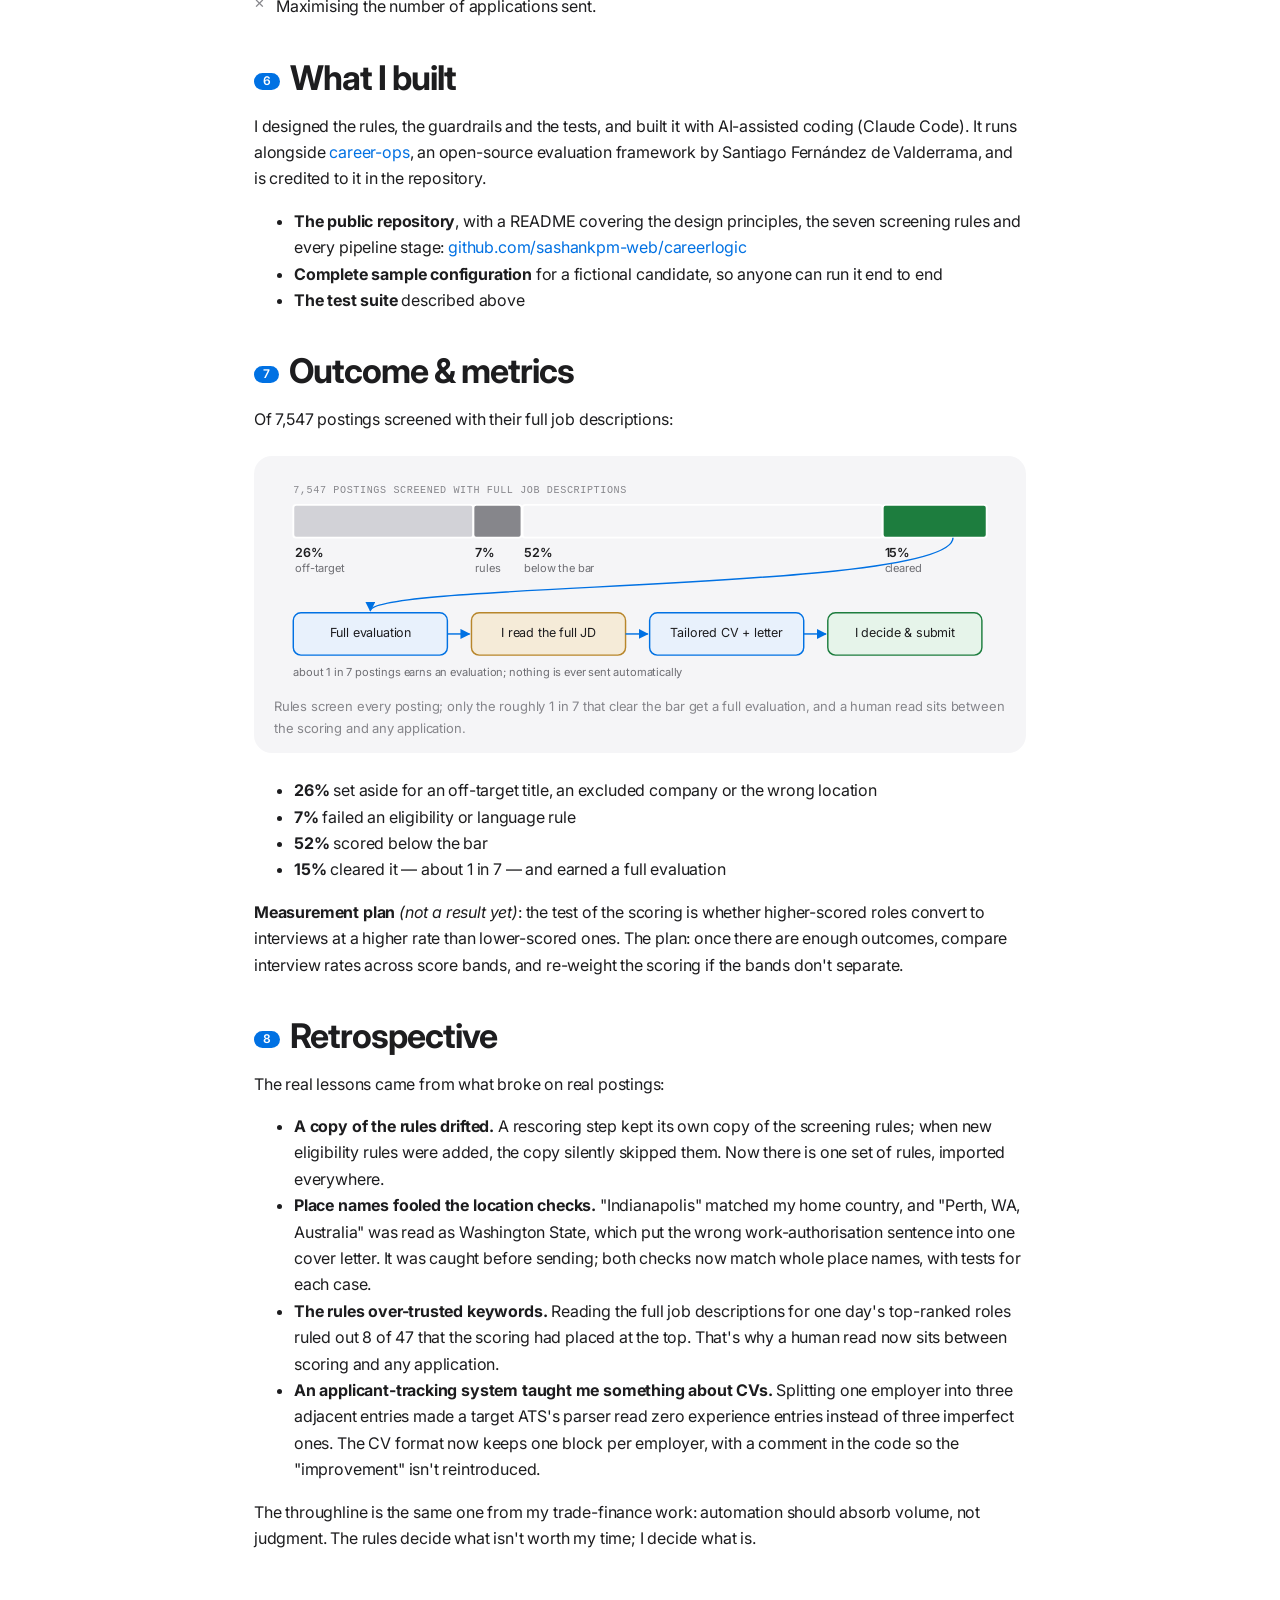
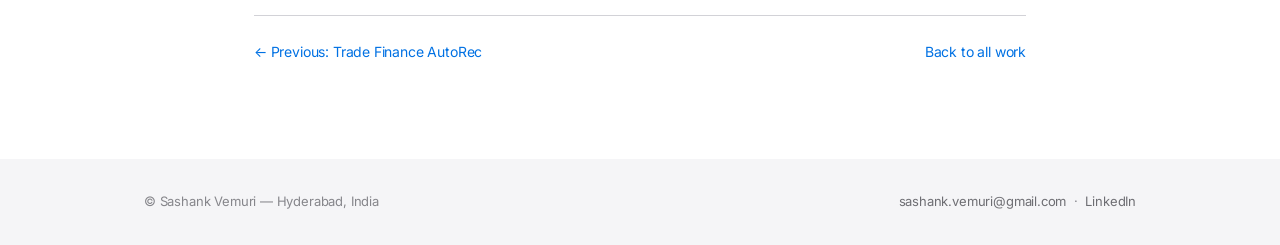
<file: projects/careerlogic.html>
<!doctype html>
<html lang="en">
<head>
<meta charset="utf-8">
<meta name="viewport" content="width=device-width, initial-scale=1">
<title>CareerLogic — Sashank Vemuri</title>
<meta name="description" content="I ran my own job search like a product: every posting screened against explicit eligibility rules, a structured evaluation for the few that clear the bar, and a tailored CV and cover letter for…">
<meta property="og:type" content="website">
<meta property="og:site_name" content="Sashank Vemuri — Product">
<meta property="og:title" content="CareerLogic — Sashank Vemuri">
<meta property="og:description" content="I ran my own job search like a product: every posting screened against explicit eligibility rules, a structured evaluation for the few that clear the bar, and a tailored CV and cover letter for…">
<meta property="og:url" content="https://sashankpm-web.github.io/projects/careerlogic.html">
<meta property="og:image" content="https://sashankpm-web.github.io/assets/og-card.jpg">
<meta property="og:image:width" content="1200">
<meta property="og:image:height" content="627">
<meta name="twitter:card" content="summary_large_image">
<link rel="canonical" href="https://sashankpm-web.github.io/projects/careerlogic.html">
<link rel="preconnect" href="https://fonts.googleapis.com">
<link rel="preconnect" href="https://fonts.gstatic.com" crossorigin>
<link rel="stylesheet" href="https://fonts.googleapis.com/css2?family=Inter:wght@400;500;600;700&display=swap">
<link rel="stylesheet" href="../style.css">
</head>
<body>

<header class="site-header">
  <div class="wrap">
    <div class="brand"><a href="../index.html" style="color:inherit; text-decoration:none;">Sashank Vemuri <span>·</span> Product</a></div>
    <nav class="main-nav">
      <a href="../index.html#case-studies">Case Studies</a>
      <a href="../index.html#careerlogic">CareerLogic</a>
      <a href="../index.html#teardown">Teardown</a>
      <a href="../index.html#writing">Writing</a>
      <a href="../index.html#about">About</a>
      <a href="../index.html#contact" class="cta">Contact</a>
    </nav>
  </div>
</header>

<main>
  <div class="wrap">

    <div class="cs-header">
      <p class="eyebrow">Built by me · Open source</p>
      <h1>CareerLogic — a rule-based job-search pipeline</h1>
      <p class="lede">I ran my own job search like a product: every posting screened against explicit eligibility rules, a structured evaluation for the few that clear the bar, and a tailored CV and cover letter for each — with a human decision before anything is sent.</p>
      <div class="cs-meta">
        <div><b>Role</b>Product owner, designer and sole user</div>
        <div><b>Type</b>Real-world workflow automation</div>
        <div><b>Timeframe</b>2026 – Present</div>
        <div><b>Code</b><a href="https://github.com/sashankpm-web/careerlogic" target="_blank" rel="noopener">github.com/sashankpm-web/careerlogic</a></div>
      </div>
    </div>

    <div class="tldr">
      <p class="eyebrow">TL;DR</p>
      <ul>
        <li>A search across a dozen markets surfaces thousands of postings. The hard part isn't finding them — it's deciding which deserve a tailored application, then producing that application without quality drifting.</li>
        <li>The key call: <b>explicit rules decide, not a model</b>. Every verdict can be traced to the rule that produced it, and no CV sentence is written that isn't already true.</li>
        <li>Result: of <b>7,547</b> postings screened with their full job descriptions, <b>85%</b> were set aside before any application work — about <b>1 in 7</b> earned a full evaluation.</li>
      </ul>
    </div>

    <section class="cs-section">
      <h2><span class="step">1</span>Problem &amp; who it's for</h2>
      <p>The user was me: a senior product owner searching across India, the U.S., Europe, the Gulf and
      Asia-Pacific at the same time. Each market brings its own eligibility questions — work authorisation,
      sponsorship, residency, local-language requirements — and most postings fail one of them in a way the
      title never reveals.</p>
      <p>Reading every posting carefully doesn't scale. Skimming does scale, but it fails in both directions:
      good roles get missed and weak ones get applications. And once applications are being produced in
      volume, quality drifts — a wrong claim in one cover letter, a formatting rule forgotten in the next.</p>
    </section>

    <section class="cs-section">
      <h2><span class="step">2</span>Evidence &amp; inputs</h2>
      <ul>
        <li><b>The postings themselves:</b> 7,547 with their full job descriptions, which is what the selectivity figures below are measured on.</li>
        <li><b>My own profile as structured data:</b> career history, strengths, genuine gaps, work authorisation and target markets, kept in configuration so the rules can be checked against it.</li>
        <li><b>Failures in real use.</b> The most useful input was every time the system got something wrong on a real posting — each one became a rule, a guardrail or a test (see the retrospective).</li>
      </ul>
    </section>

    <section class="cs-section">
      <h2><span class="step">3</span>Workflow, evaluation &amp; guardrails</h2>
      <p><b>Workflow:</b> scan → screen → evaluate → generate → render. Each stage's output is the next stage's
      input, and each can run on its own.</p>
      <p><b>Seven screening rules</b> decide every verdict: role family, excluded titles and companies, hard
      skill gaps (a score penalty, not a skip), local-language requirements, home-country location limits,
      work authorisation abroad (must already live there, citizenship or clearance required, or sponsorship
      refused), and nationality-restricted titles. Where a title is ambiguous, the posting is
      <b>flagged for a human read</b> rather than guessed at.</p>
      <p><b>Guardrails:</b></p>
      <ul>
        <li><b>Never fabricate.</b> Every CV and cover-letter sentence comes from my own profile data; the generator selects and orders existing material and never writes a new claim.</li>
        <li><b>Dedup gate</b>, so the same posting re-listed under a different spelling or ID isn't applied to twice.</li>
        <li><b>Domain guard</b>, which warns when a draft claims experience my profile lists as a gap.</li>
        <li><b>Length check</b> on every rendered CV.</li>
        <li><b>A human in the loop:</b> I read the full job description before any CV is generated, and I submit every application myself. Nothing is sent automatically.</li>
      </ul>
      <p><b>How it's tested.</b> Before publishing, I had the public version checked against my private working
      version: identical screening verdicts on 15,110 cases, byte-identical CVs and cover letters across 16
      job shapes, and identical evaluation files on 308 of 308. An end-to-end test suite runs from a fresh copy
      using only fictional sample data, and confirms none of my real data appears anywhere in the output.</p>
    </section>

    <section class="cs-section">
      <h2><span class="step">4</span>Options considered</h2>
      <div class="options">
        <div class="option">
          <span class="verdict">Set aside</span>
          <b>Apply broadly</b>
          <p>Volume over selection. It wastes recruiters' time and mine, and generic applications to roles I don't fit do nothing for the ones I do.</p>
        </div>
        <div class="option">
          <span class="verdict">Set aside</span>
          <b>Let an AI model judge every posting</b>
          <p>Flexible, but at thousands of postings it costs money per posting, the same posting can get a different verdict tomorrow, and "why was this skipped?" has no precise answer.</p>
        </div>
        <div class="option">
          <span class="verdict">Set aside</span>
          <b>Evaluate each posting interactively</b>
          <p>The open-source career-ops framework I started from evaluates one posting at a time in depth. Excellent for a shortlist; too slow and costly as the first filter across thousands.</p>
        </div>
        <div class="option chosen">
          <span class="verdict">Chosen</span>
          <b>Rules screen everything; depth only where it's earned</b>
          <p>Cheap, repeatable rules on every posting; a full evaluation only for the roughly 1 in 7 that clear the bar; a human read before any application.</p>
        </div>
      </div>
    </section>

    <section class="cs-section">
      <h2><span class="step">5</span>Decision, trade-offs &amp; non-goals</h2>
      <p><b>Decision criteria.</b> Traceable (every verdict names its rule), repeatable (same input, same
      result), honest (no invented claims) and cheap enough to run on every posting.</p>
      <p><b>Trade-offs accepted.</b></p>
      <ul>
        <li>Rules miss nuance a careful reader would catch. Mitigation: ambiguous titles are flagged rather than decided, and I read the full description before generating anything.</li>
        <li>Rules need maintenance: every new failure means a rule change and a test. That cost is the point — it's how the system gets better instead of silently drifting.</li>
      </ul>
      <p><b>Non-goals.</b></p>
      <ul class="nongoals">
        <li>Submitting applications automatically.</li>
        <li>AI-written claims in CVs or cover letters.</li>
        <li>Maximising the number of applications sent.</li>
      </ul>
    </section>

    <section class="cs-section">
      <h2><span class="step">6</span>What I built</h2>
      <p>I designed the rules, the guardrails and the tests, and built it with AI-assisted coding (Claude
      Code). It runs alongside <a href="https://github.com/santifer/career-ops" target="_blank" rel="noopener">career-ops</a>,
      an open-source evaluation framework by Santiago Fernández de Valderrama, and is credited to it in the
      repository.</p>
      <ul>
        <li><b>The public repository</b>, with a README covering the design principles, the seven screening rules and every pipeline stage: <a href="https://github.com/sashankpm-web/careerlogic" target="_blank" rel="noopener">github.com/sashankpm-web/careerlogic</a></li>
        <li><b>Complete sample configuration</b> for a fictional candidate, so anyone can run it end to end</li>
        <li><b>The test suite</b> described above</li>
      </ul>
    </section>

    <section class="cs-section">
      <h2><span class="step">7</span>Outcome &amp; metrics</h2>
      <p>Of 7,547 postings screened with their full job descriptions:</p>
<figure class="diagram">
<svg class="dg" viewBox="0 0 760 218" role="img" aria-label="Funnel: of 7,547 postings, 26% off-target, 7% failed eligibility rules, 52% below the bar, 15% cleared; then evaluation, human read, tailored CV, human submission">
<defs><marker id="cla" viewBox="0 0 10 10" refX="9" refY="5" markerWidth="7" markerHeight="7" orient="auto-start-reverse"><path class="arrowhead" d="M0,0 L10,5 L0,10 z"/></marker></defs><defs><marker id="clh" viewBox="0 0 10 10" refX="9" refY="5" markerWidth="7" markerHeight="7" orient="auto-start-reverse"><path class="arrowhead hl" d="M0,0 L10,5 L0,10 z"/></marker></defs>
<text class="lbl" x="20" y="18">7,547 POSTINGS SCREENED WITH FULL JOB DESCRIPTIONS</text>
<rect class="seg a" x="20" y="30" width="187" height="34" rx="3"/>
<text x="22" y="84"><tspan font-weight="600">26%</tspan></text>
<text class="muted" x="22" y="100">off-target</text>
<rect class="seg b" x="207" y="30" width="50" height="34" rx="3"/>
<text x="209" y="84"><tspan font-weight="600">7%</tspan></text>
<text class="muted" x="209" y="100">rules</text>
<rect class="seg c" x="258" y="30" width="374" height="34" rx="3"/>
<text x="260" y="84"><tspan font-weight="600">52%</tspan></text>
<text class="muted" x="260" y="100">below the bar</text>
<rect class="seg ok" x="632" y="30" width="108" height="34" rx="3"/>
<text x="634" y="84"><tspan font-weight="600">15%</tspan></text>
<text class="muted" x="634" y="100">cleared</text>
<path class="edge hl" d="M705,64 C705,120 100,110 100,140" marker-end="url(#clh)"/>
<rect class="box hl" x="20" y="142" width="160" height="44" rx="8"/>
<text x="100" y="164.0" text-anchor="middle" dominant-baseline="middle">Full evaluation</text>
<path class="edge hl" d="M180,164 L203,164" marker-end="url(#clh)"/>
<rect class="box warn" x="205" y="142" width="160" height="44" rx="8"/>
<text x="285" y="164.0" text-anchor="middle" dominant-baseline="middle">I read the full JD</text>
<path class="edge hl" d="M365,164 L388,164" marker-end="url(#clh)"/>
<rect class="box hl" x="390" y="142" width="160" height="44" rx="8"/>
<text x="470" y="164.0" text-anchor="middle" dominant-baseline="middle">Tailored CV + letter</text>
<path class="edge hl" d="M550,164 L573,164" marker-end="url(#clh)"/>
<rect class="box ok" x="575" y="142" width="160" height="44" rx="8"/>
<text x="655" y="164.0" text-anchor="middle" dominant-baseline="middle">I decide &amp; submit</text>
<text class="muted" x="20" y="208">about 1 in 7 postings earns an evaluation; nothing is ever sent automatically</text>
</svg>
<figcaption>Rules screen every posting; only the roughly 1 in 7 that clear the bar get a full evaluation, and a human read sits between the scoring and any application.</figcaption>
</figure>
      <ul>
        <li><b>26%</b> set aside for an off-target title, an excluded company or the wrong location</li>
        <li><b>7%</b> failed an eligibility or language rule</li>
        <li><b>52%</b> scored below the bar</li>
        <li><b>15%</b> cleared it — about 1 in 7 — and earned a full evaluation</li>
      </ul>
      <p><b>Measurement plan</b> <i>(not a result yet)</i>: the test of the scoring is whether higher-scored
      roles convert to interviews at a higher rate than lower-scored ones. The plan: once there are enough
      outcomes, compare interview rates across score bands, and re-weight the scoring if the bands don't
      separate.</p>
    </section>

    <section class="cs-section">
      <h2><span class="step">8</span>Retrospective</h2>
      <p>The real lessons came from what broke on real postings:</p>
      <ul>
        <li><b>A copy of the rules drifted.</b> A rescoring step kept its own copy of the screening rules; when new eligibility rules were added, the copy silently skipped them. Now there is one set of rules, imported everywhere.</li>
        <li><b>Place names fooled the location checks.</b> "Indianapolis" matched my home country, and "Perth, WA, Australia" was read as Washington State, which put the wrong work-authorisation sentence into one cover letter. It was caught before sending; both checks now match whole place names, with tests for each case.</li>
        <li><b>The rules over-trusted keywords.</b> Reading the full job descriptions for one day's top-ranked roles ruled out 8 of 47 that the scoring had placed at the top. That's why a human read now sits between scoring and any application.</li>
        <li><b>An applicant-tracking system taught me something about CVs.</b> Splitting one employer into three adjacent entries made a target ATS's parser read zero experience entries instead of three imperfect ones. The CV format now keeps one block per employer, with a comment in the code so the "improvement" isn't reintroduced.</li>
      </ul>
      <p>The throughline is the same one from my trade-finance work: automation should absorb volume, not
      judgment. The rules decide what isn't worth my time; I decide what is.</p>
    </section>

    <div class="cs-nav">
      <a href="../case-studies/trade-finance-autorec.html">&larr; Previous: Trade Finance AutoRec</a>
      <a href="../index.html#case-studies">Back to all work</a>
    </div>

  </div>
</main>

<footer class="site-footer">
  <div class="wrap">
    <div>&copy; Sashank Vemuri — Hyderabad, India</div>
    <div>
      <a href="mailto:sashank.vemuri@gmail.com">sashank.vemuri@gmail.com</a>
      &nbsp;·&nbsp;
      <a href="https://linkedin.com/in/sashank-vemuri" target="_blank" rel="noopener">LinkedIn</a>
    </div>
  </div>
</footer>

</body>
</html>
</file>
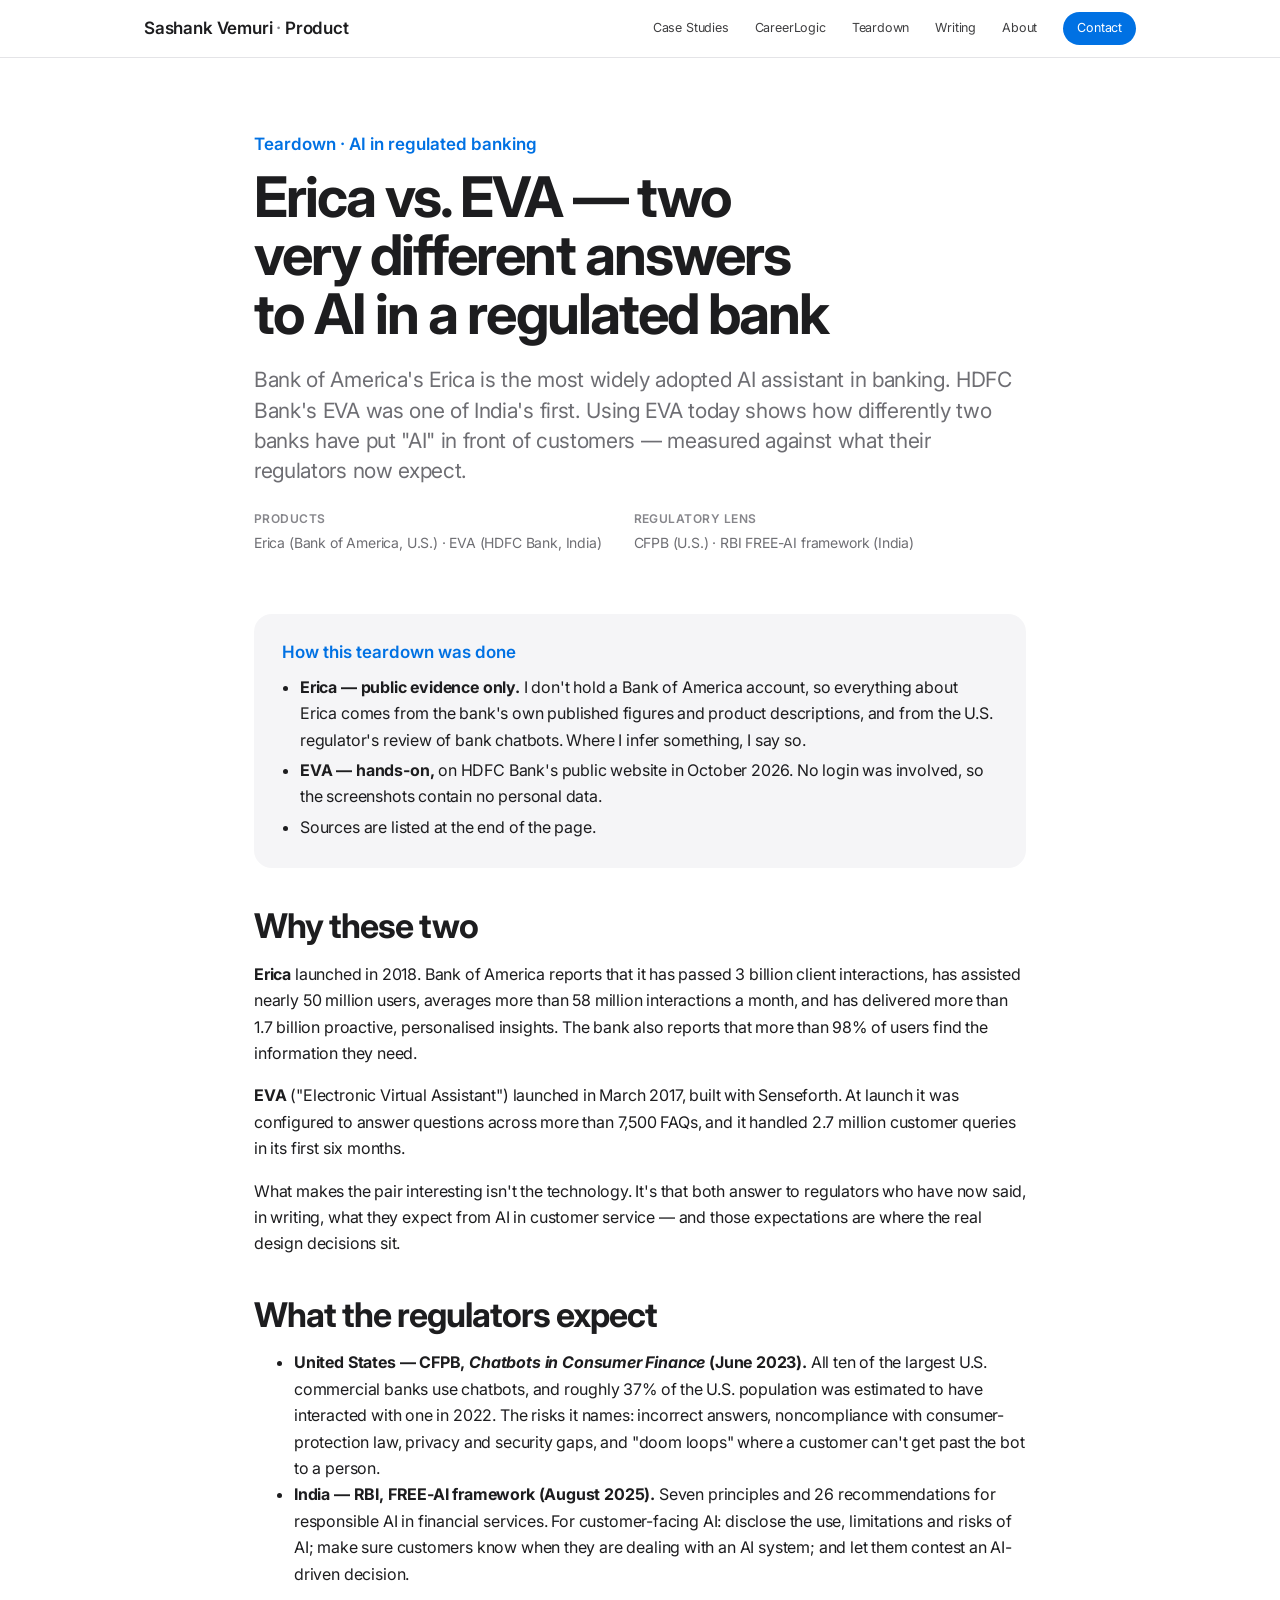
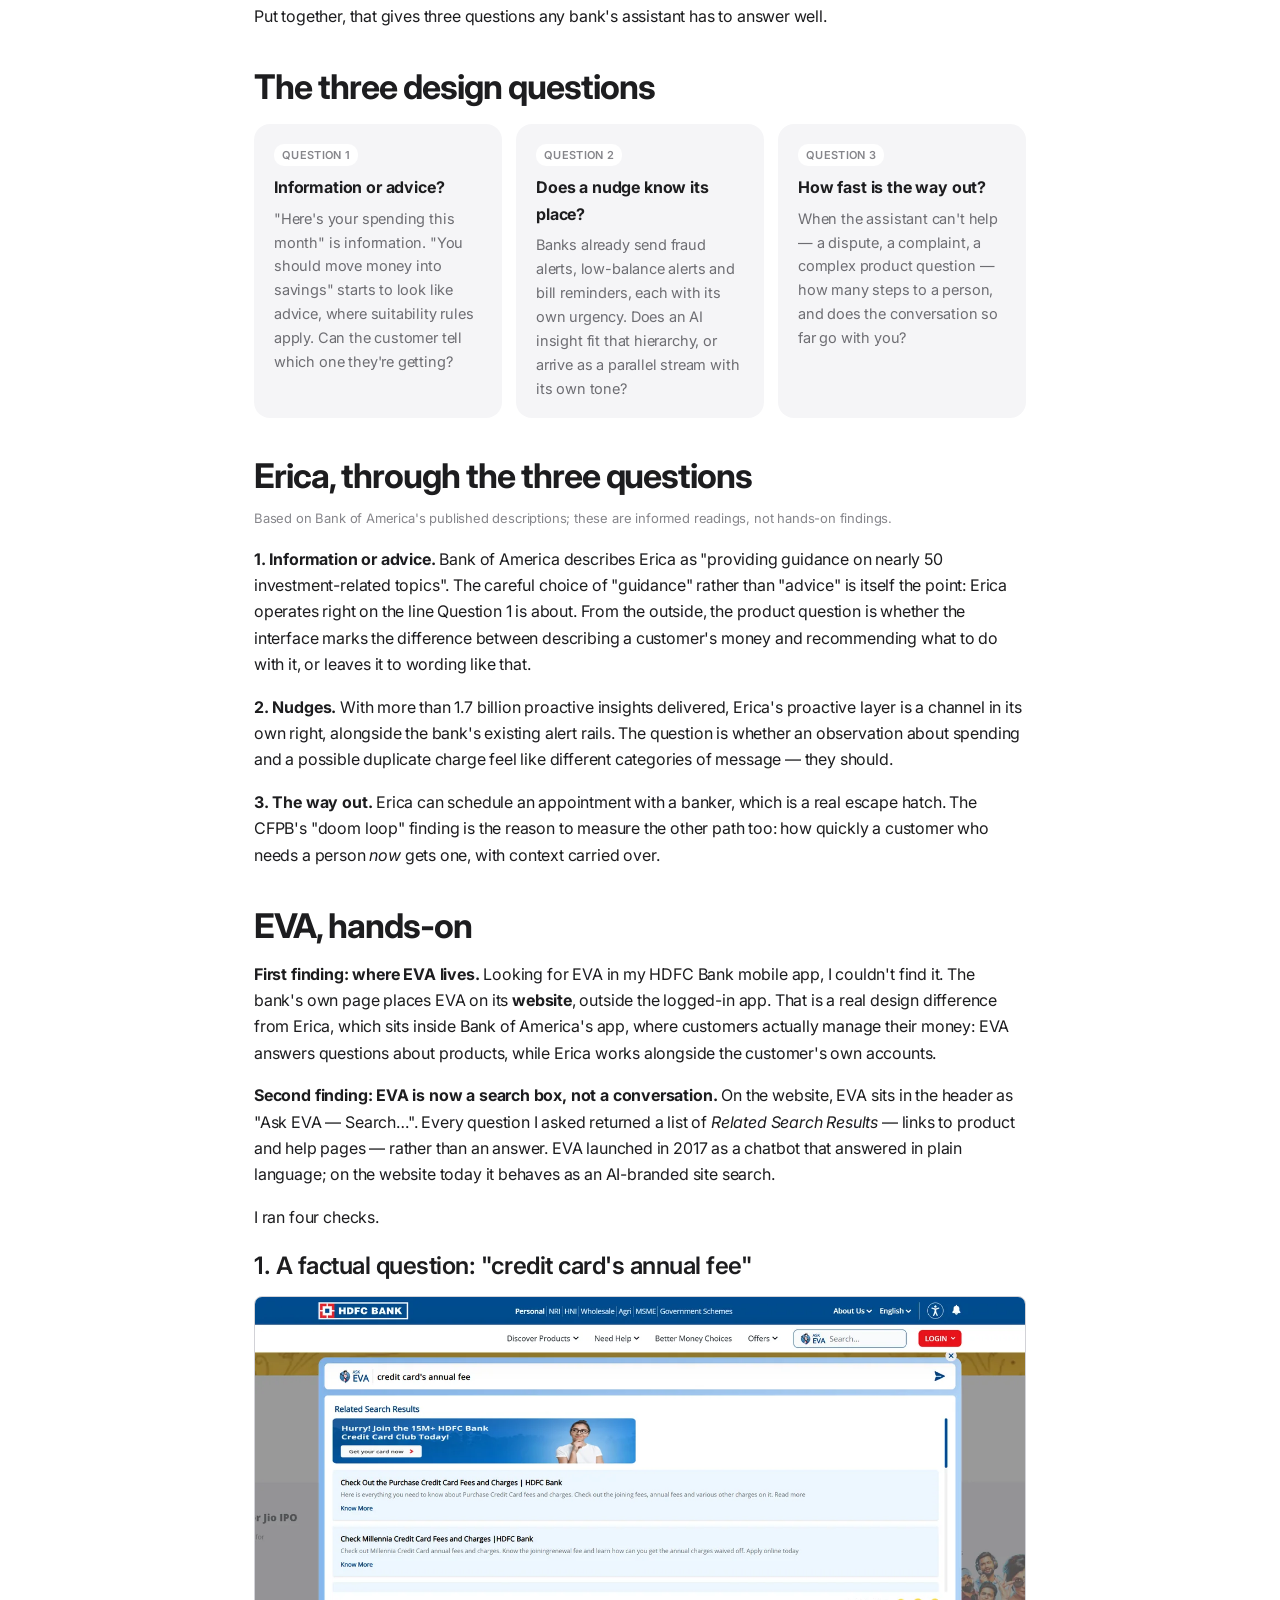
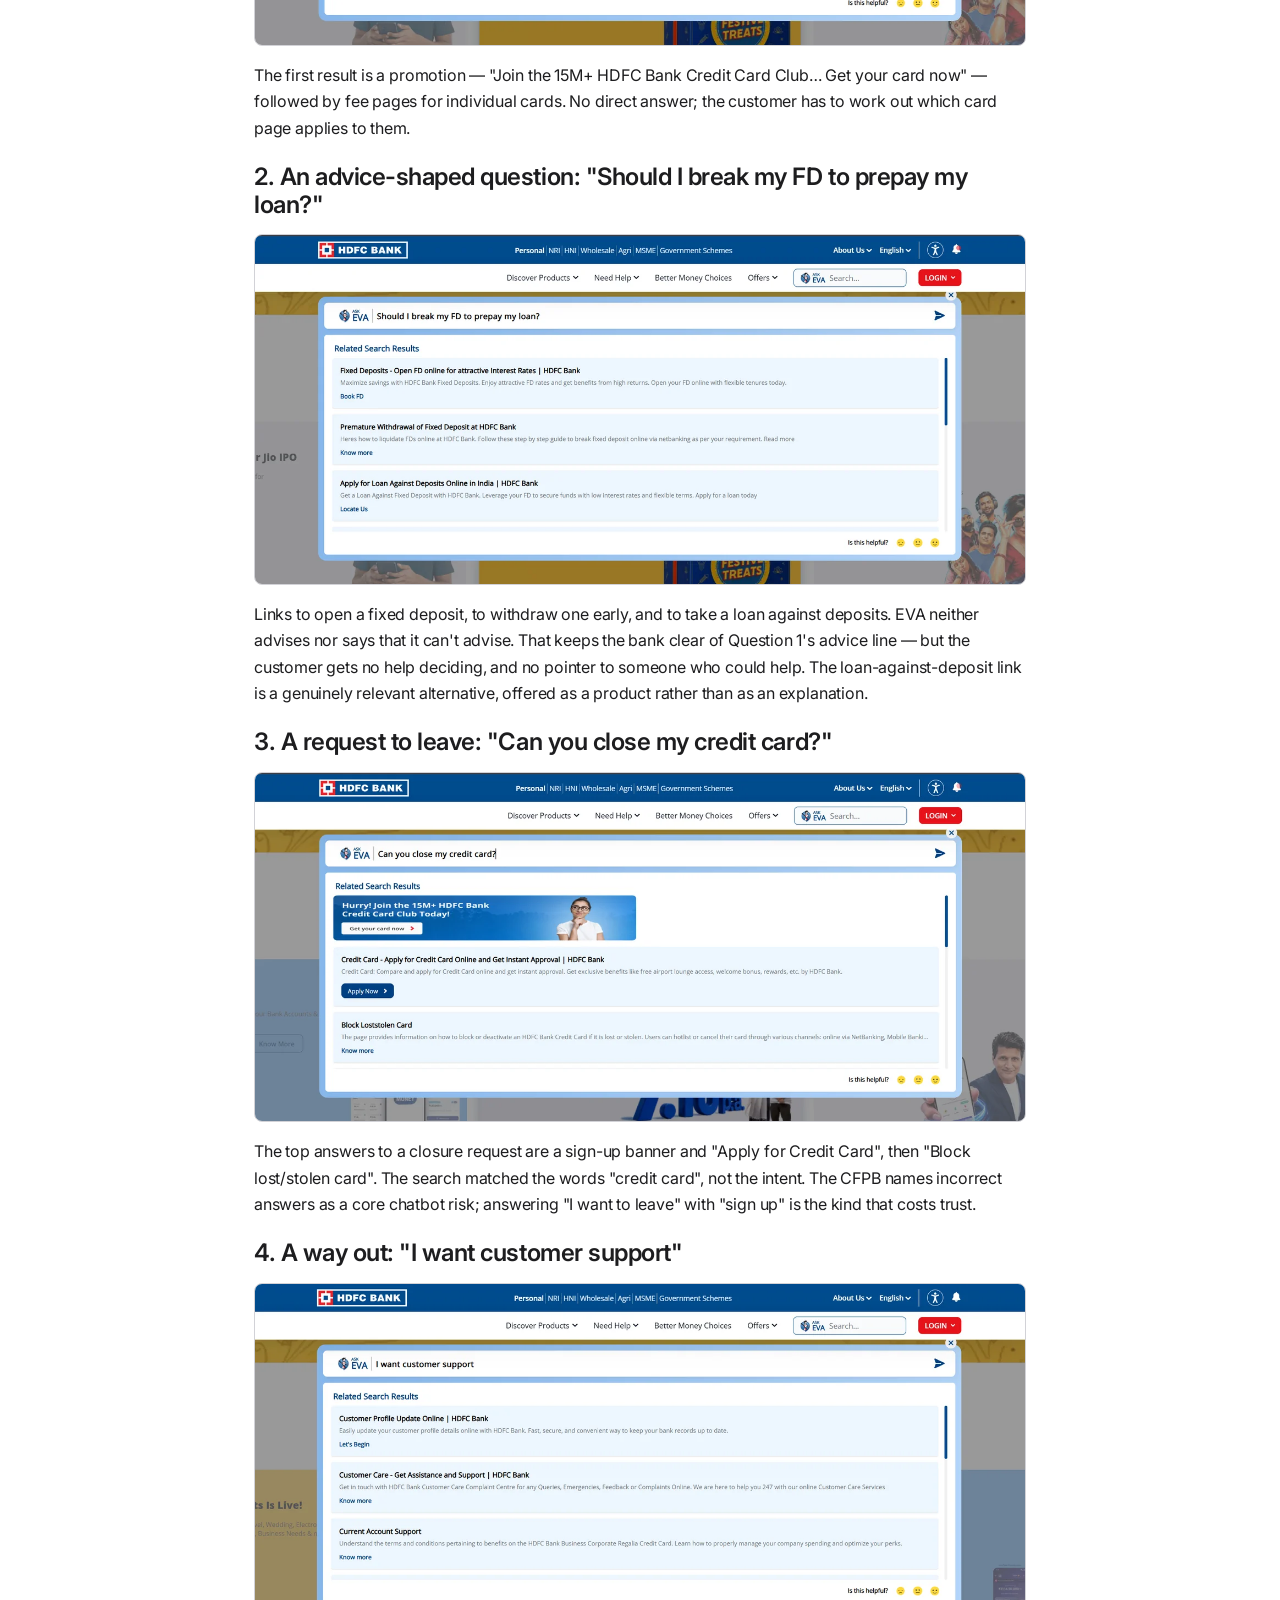
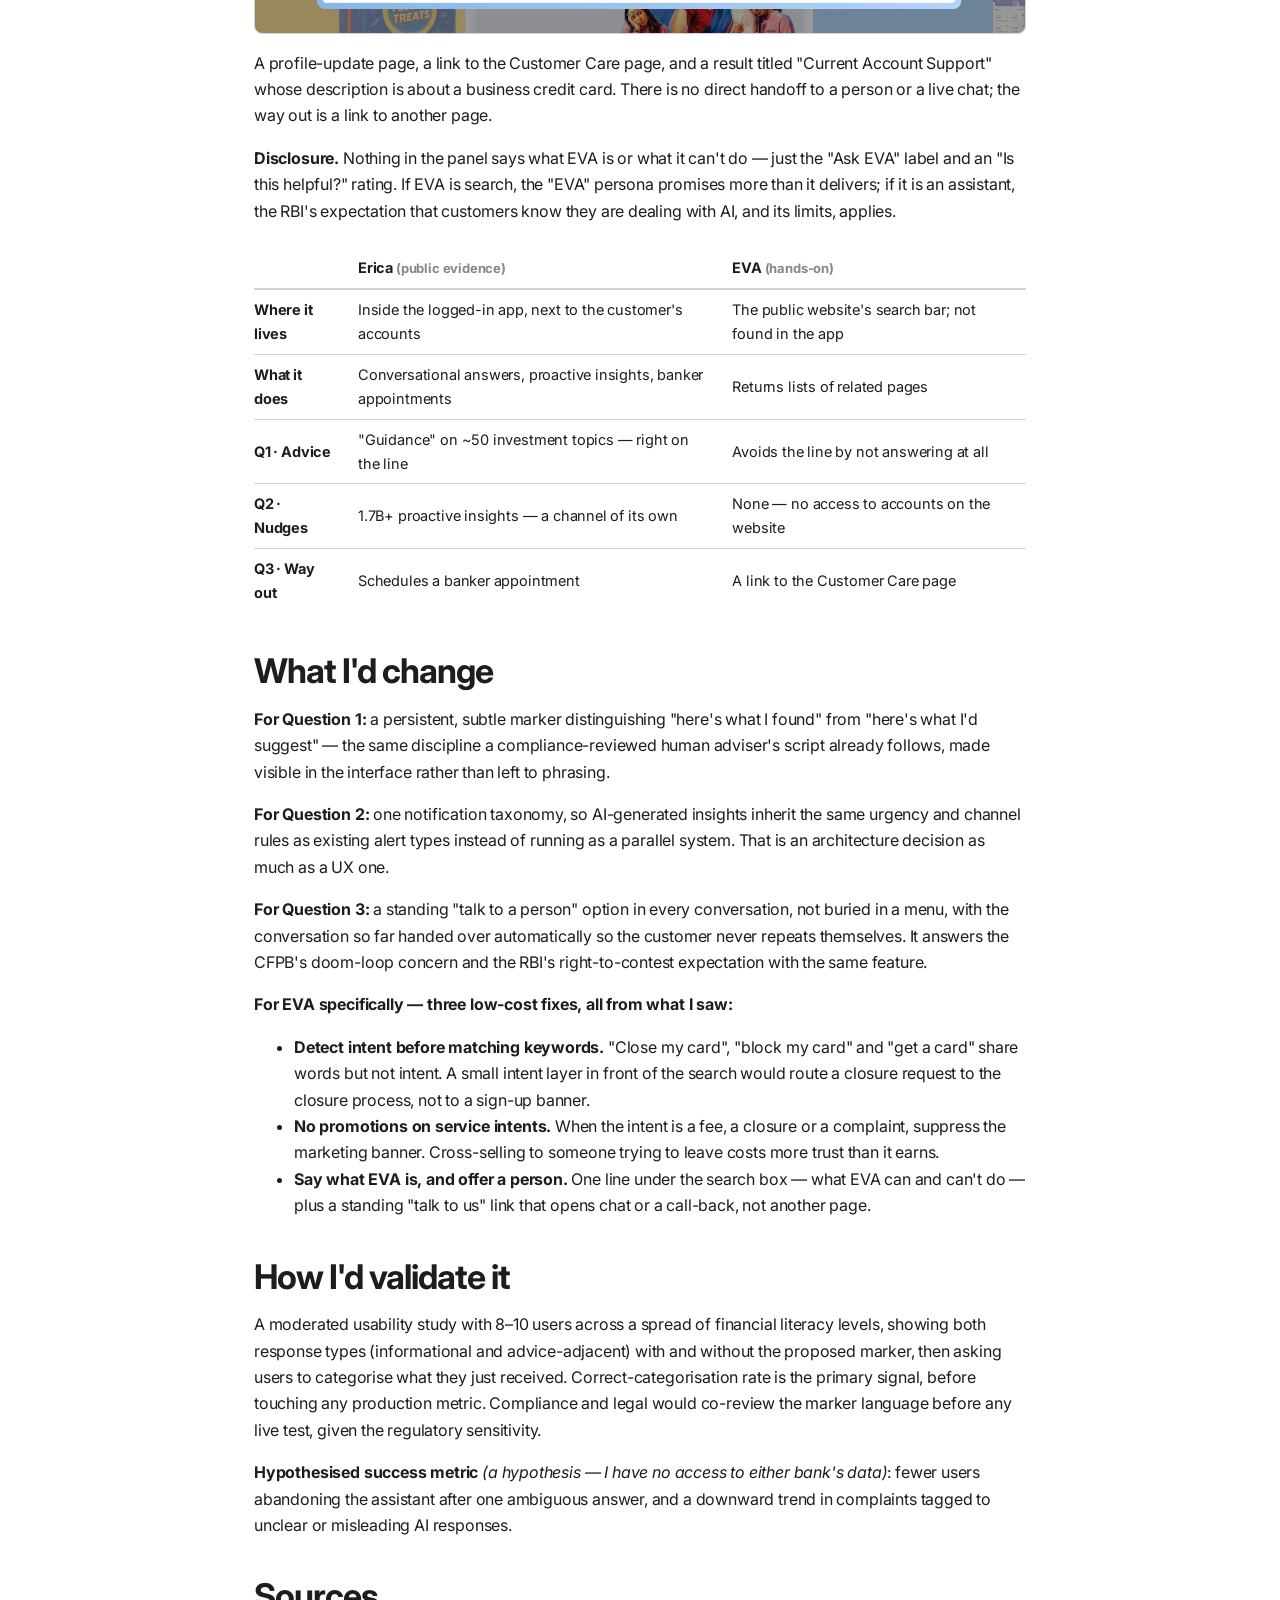
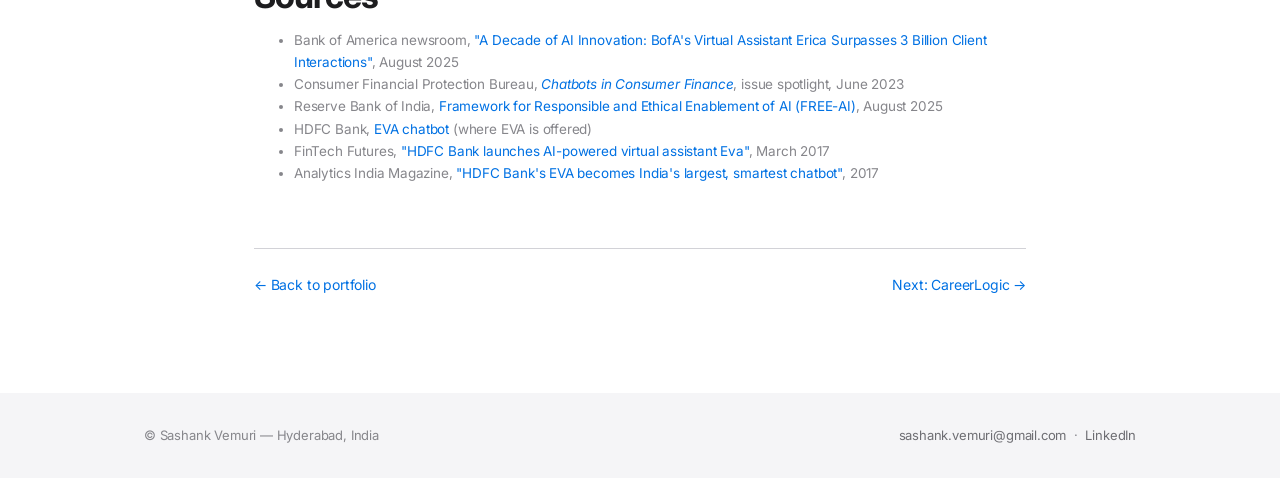
<file: teardown/ai-banking-assistant.html>
<!doctype html>
<html lang="en">
<head>
<meta charset="utf-8">
<meta name="viewport" content="width=device-width, initial-scale=1">
<title>Erica vs. EVA — AI assistants in regulated banking — Sashank Vemuri</title>
<meta name="description" content="Bank of America&#x27;s Erica is the most widely adopted AI assistant in banking. HDFC Bank&#x27;s EVA was one of India&#x27;s first. Using EVA today shows how differently two banks have put &quot;AI&quot; in front of…">
<meta property="og:type" content="website">
<meta property="og:site_name" content="Sashank Vemuri — Product">
<meta property="og:title" content="Erica vs. EVA — AI assistants in regulated banking — Sashank Vemuri">
<meta property="og:description" content="Bank of America&#x27;s Erica is the most widely adopted AI assistant in banking. HDFC Bank&#x27;s EVA was one of India&#x27;s first. Using EVA today shows how differently two banks have put &quot;AI&quot; in front of…">
<meta property="og:url" content="https://sashankpm-web.github.io/teardown/ai-banking-assistant.html">
<meta property="og:image" content="https://sashankpm-web.github.io/assets/og-card.jpg">
<meta property="og:image:width" content="1200">
<meta property="og:image:height" content="627">
<meta name="twitter:card" content="summary_large_image">
<link rel="canonical" href="https://sashankpm-web.github.io/teardown/ai-banking-assistant.html">
<link rel="preconnect" href="https://fonts.googleapis.com">
<link rel="preconnect" href="https://fonts.gstatic.com" crossorigin>
<link rel="stylesheet" href="https://fonts.googleapis.com/css2?family=Inter:wght@400;500;600;700&display=swap">
<link rel="stylesheet" href="../style.css">
</head>
<body>

<header class="site-header">
  <div class="wrap">
    <div class="brand"><a href="../index.html" style="color:inherit; text-decoration:none;">Sashank Vemuri <span>·</span> Product</a></div>
    <nav class="main-nav">
      <a href="../index.html#case-studies">Case Studies</a>
      <a href="../index.html#careerlogic">CareerLogic</a>
      <a href="../index.html#teardown">Teardown</a>
      <a href="../index.html#writing">Writing</a>
      <a href="../index.html#about">About</a>
      <a href="../index.html#contact" class="cta">Contact</a>
    </nav>
  </div>
</header>

<main>
  <div class="wrap">

    <div class="cs-header">
      <p class="eyebrow">Teardown · AI in regulated banking</p>
      <h1>Erica vs. EVA — two very different answers to AI in a regulated bank</h1>
      <p class="lede">Bank of America's Erica is the most widely adopted AI assistant in banking. HDFC Bank's EVA was one of India's first. Using EVA today shows how differently two banks have put "AI" in front of customers — measured against what their regulators now expect.</p>
      <div class="cs-meta">
        <div><b>Products</b>Erica (Bank of America, U.S.) · EVA (HDFC Bank, India)</div>
        <div><b>Regulatory lens</b>CFPB (U.S.) · RBI FREE-AI framework (India)</div>
      </div>
    </div>

    <div class="tldr">
      <p class="eyebrow">How this teardown was done</p>
      <ul>
        <li><b>Erica — public evidence only.</b> I don't hold a Bank of America account, so everything about Erica comes from the bank's own published figures and product descriptions, and from the U.S. regulator's review of bank chatbots. Where I infer something, I say so.</li>
        <li><b>EVA — hands-on,</b> on HDFC Bank's public website in October 2026. No login was involved, so the screenshots contain no personal data.</li>
        <li>Sources are listed at the end of the page.</li>
      </ul>
    </div>

    <section class="cs-section">
      <h2>Why these two</h2>
      <p><b>Erica</b> launched in 2018. Bank of America reports that it has passed 3 billion client interactions,
      has assisted nearly 50 million users, averages more than 58 million interactions a month, and has
      delivered more than 1.7 billion proactive, personalised insights. The bank also reports that more than
      98% of users find the information they need.</p>
      <p><b>EVA</b> ("Electronic Virtual Assistant") launched in March 2017, built with Senseforth. At launch it
      was configured to answer questions across more than 7,500 FAQs, and it handled 2.7 million customer
      queries in its first six months.</p>
      <p>What makes the pair interesting isn't the technology. It's that both answer to regulators who have
      now said, in writing, what they expect from AI in customer service — and those expectations are where
      the real design decisions sit.</p>
    </section>

    <section class="cs-section">
      <h2>What the regulators expect</h2>
      <ul>
        <li><b>United States — CFPB, <i>Chatbots in Consumer Finance</i> (June 2023).</b> All ten of the largest U.S. commercial banks use chatbots, and roughly 37% of the U.S. population was estimated to have interacted with one in 2022. The risks it names: incorrect answers, noncompliance with consumer-protection law, privacy and security gaps, and "doom loops" where a customer can't get past the bot to a person.</li>
        <li><b>India — RBI, FREE-AI framework (August 2025).</b> Seven principles and 26 recommendations for responsible AI in financial services. For customer-facing AI: disclose the use, limitations and risks of AI; make sure customers know when they are dealing with an AI system; and let them contest an AI-driven decision.</li>
      </ul>
      <p>Put together, that gives three questions any bank's assistant has to answer well.</p>
    </section>

    <section class="cs-section">
      <h2>The three design questions</h2>
      <div class="options">
        <div class="option">
          <span class="verdict">Question 1</span>
          <b>Information or advice?</b>
          <p>"Here's your spending this month" is information. "You should move money into savings" starts to look like advice, where suitability rules apply. Can the customer tell which one they're getting?</p>
        </div>
        <div class="option">
          <span class="verdict">Question 2</span>
          <b>Does a nudge know its place?</b>
          <p>Banks already send fraud alerts, low-balance alerts and bill reminders, each with its own urgency. Does an AI insight fit that hierarchy, or arrive as a parallel stream with its own tone?</p>
        </div>
        <div class="option">
          <span class="verdict">Question 3</span>
          <b>How fast is the way out?</b>
          <p>When the assistant can't help — a dispute, a complaint, a complex product question — how many steps to a person, and does the conversation so far go with you?</p>
        </div>
      </div>
    </section>

    <section class="cs-section">
      <h2>Erica, through the three questions</h2>
      <p class="fine">Based on Bank of America's published descriptions; these are informed readings, not hands-on findings.</p>
      <p><b>1. Information or advice.</b> Bank of America describes Erica as "providing guidance on nearly 50
      investment-related topics". The careful choice of "guidance" rather than "advice" is itself the point:
      Erica operates right on the line Question 1 is about. From the outside, the product question is whether
      the interface marks the difference between describing a customer's money and recommending what to do
      with it, or leaves it to wording like that.</p>
      <p><b>2. Nudges.</b> With more than 1.7 billion proactive insights delivered, Erica's proactive layer is a
      channel in its own right, alongside the bank's existing alert rails. The question is whether an
      observation about spending and a possible duplicate charge feel like different categories of message —
      they should.</p>
      <p><b>3. The way out.</b> Erica can schedule an appointment with a banker, which is a real escape hatch.
      The CFPB's "doom loop" finding is the reason to measure the other path too: how quickly a customer who
      needs a person <i>now</i> gets one, with context carried over.</p>
    </section>

    <section class="cs-section">
      <h2>EVA, hands-on</h2>
      <p><b>First finding: where EVA lives.</b> Looking for EVA in my HDFC Bank mobile app, I couldn't find it.
      The bank's own page places EVA on its <b>website</b>, outside the logged-in app. That is a real design
      difference from Erica, which sits inside Bank of America's app, where customers actually manage their
      money: EVA answers questions about products, while Erica works alongside the customer's own accounts.</p>
      <p><b>Second finding: EVA is now a search box, not a conversation.</b> On the website, EVA sits in the
      header as "Ask EVA — Search…". Every question I asked returned a list of <i>Related Search Results</i> —
      links to product and help pages — rather than an answer. EVA launched in 2017 as a chatbot that answered
      in plain language; on the website today it behaves as an AI-branded site search.</p>
      <p>I ran four checks.</p>

      <h3>1. A factual question: "credit card's annual fee"</h3>
      <figure style="margin:16px 0;">
        <img src="../assets/teardown/eva-1-card-fee.webp" alt="EVA results for 'credit card's annual fee': a credit card sign-up banner first, then fee pages for individual cards" loading="lazy" style="border:1px solid var(--rule); border-radius:8px;">
      </figure>
      <p>The first result is a promotion — "Join the 15M+ HDFC Bank Credit Card Club… Get your card now" —
      followed by fee pages for individual cards. No direct answer; the customer has to work out which card
      page applies to them.</p>

      <h3>2. An advice-shaped question: "Should I break my FD to prepay my loan?"</h3>
      <figure style="margin:16px 0;">
        <img src="../assets/teardown/eva-2-advice.webp" alt="EVA results for 'Should I break my FD to prepay my loan?': links to open an FD, withdraw an FD early, and take a loan against deposits" loading="lazy" style="border:1px solid var(--rule); border-radius:8px;">
      </figure>
      <p>Links to open a fixed deposit, to withdraw one early, and to take a loan against deposits. EVA neither
      advises nor says that it can't advise. That keeps the bank clear of Question 1's advice line — but the
      customer gets no help deciding, and no pointer to someone who could help. The loan-against-deposit link
      is a genuinely relevant alternative, offered as a product rather than as an explanation.</p>

      <h3>3. A request to leave: "Can you close my credit card?"</h3>
      <figure style="margin:16px 0;">
        <img src="../assets/teardown/eva-3-close-card.webp" alt="EVA results for 'Can you close my credit card?': a 'Get your card now' banner and 'Apply for credit card' first, then 'Block lost/stolen card'" loading="lazy" style="border:1px solid var(--rule); border-radius:8px;">
      </figure>
      <p>The top answers to a closure request are a sign-up banner and "Apply for Credit Card", then
      "Block lost/stolen card". The search matched the words "credit card", not the intent. The CFPB names
      incorrect answers as a core chatbot risk; answering "I want to leave" with "sign up" is the kind that
      costs trust.</p>

      <h3>4. A way out: "I want customer support"</h3>
      <figure style="margin:16px 0;">
        <img src="../assets/teardown/eva-4-support.webp" alt="EVA results for 'I want customer support': profile update, a customer care page, and a 'Current Account Support' result describing a business credit card" loading="lazy" style="border:1px solid var(--rule); border-radius:8px;">
      </figure>
      <p>A profile-update page, a link to the Customer Care page, and a result titled "Current Account Support"
      whose description is about a business credit card. There is no direct handoff to a person or a live
      chat; the way out is a link to another page.</p>

      <p><b>Disclosure.</b> Nothing in the panel says what EVA is or what it can't do — just the "Ask EVA"
      label and an "Is this helpful?" rating. If EVA is search, the "EVA" persona promises more than it
      delivers; if it is an assistant, the RBI's expectation that customers know they are dealing with AI, and
      its limits, applies.</p>

      <div style="overflow-x:auto; margin:24px 0;">
      <table style="width:100%; border-collapse:collapse; font-size:14.5px; min-width:520px;">
        <thead><tr style="text-align:left; border-bottom:2px solid var(--rule);">
          <th style="padding:8px 10px 8px 0;"></th><th style="padding:8px 10px;">Erica <span class="fine">(public evidence)</span></th><th style="padding:8px 10px;">EVA <span class="fine">(hands-on)</span></th></tr></thead>
        <tbody>
          <tr style="border-bottom:1px solid var(--rule);"><td style="padding:8px 10px 8px 0;"><b>Where it lives</b></td><td style="padding:8px 10px;">Inside the logged-in app, next to the customer's accounts</td><td style="padding:8px 10px;">The public website's search bar; not found in the app</td></tr>
          <tr style="border-bottom:1px solid var(--rule);"><td style="padding:8px 10px 8px 0;"><b>What it does</b></td><td style="padding:8px 10px;">Conversational answers, proactive insights, banker appointments</td><td style="padding:8px 10px;">Returns lists of related pages</td></tr>
          <tr style="border-bottom:1px solid var(--rule);"><td style="padding:8px 10px 8px 0;"><b>Q1 · Advice</b></td><td style="padding:8px 10px;">"Guidance" on ~50 investment topics — right on the line</td><td style="padding:8px 10px;">Avoids the line by not answering at all</td></tr>
          <tr style="border-bottom:1px solid var(--rule);"><td style="padding:8px 10px 8px 0;"><b>Q2 · Nudges</b></td><td style="padding:8px 10px;">1.7B+ proactive insights — a channel of its own</td><td style="padding:8px 10px;">None — no access to accounts on the website</td></tr>
          <tr><td style="padding:8px 10px 8px 0;"><b>Q3 · Way out</b></td><td style="padding:8px 10px;">Schedules a banker appointment</td><td style="padding:8px 10px;">A link to the Customer Care page</td></tr>
        </tbody>
      </table>
      </div>
    </section>

    <section class="cs-section">
      <h2>What I'd change</h2>
      <p><b>For Question 1:</b> a persistent, subtle marker distinguishing "here's what I found" from "here's
      what I'd suggest" — the same discipline a compliance-reviewed human adviser's script already follows,
      made visible in the interface rather than left to phrasing.</p>
      <p><b>For Question 2:</b> one notification taxonomy, so AI-generated insights inherit the same urgency and
      channel rules as existing alert types instead of running as a parallel system. That is an architecture
      decision as much as a UX one.</p>
      <p><b>For Question 3:</b> a standing "talk to a person" option in every conversation, not buried in a
      menu, with the conversation so far handed over automatically so the customer never repeats themselves.
      It answers the CFPB's doom-loop concern and the RBI's right-to-contest expectation with the same feature.</p>
      <p><b>For EVA specifically — three low-cost fixes, all from what I saw:</b></p>
      <ul>
        <li><b>Detect intent before matching keywords.</b> "Close my card", "block my card" and "get a card" share words but not intent. A small intent layer in front of the search would route a closure request to the closure process, not to a sign-up banner.</li>
        <li><b>No promotions on service intents.</b> When the intent is a fee, a closure or a complaint, suppress the marketing banner. Cross-selling to someone trying to leave costs more trust than it earns.</li>
        <li><b>Say what EVA is, and offer a person.</b> One line under the search box — what EVA can and can't do — plus a standing "talk to us" link that opens chat or a call-back, not another page.</li>
      </ul>
    </section>

    <section class="cs-section">
      <h2>How I'd validate it</h2>
      <p>A moderated usability study with 8–10 users across a spread of financial literacy levels, showing both
      response types (informational and advice-adjacent) with and without the proposed marker, then asking
      users to categorise what they just received. Correct-categorisation rate is the primary signal, before
      touching any production metric. Compliance and legal would co-review the marker language before any live
      test, given the regulatory sensitivity.</p>
      <p><b>Hypothesised success metric</b> <i>(a hypothesis — I have no access to either bank's data)</i>: fewer
      users abandoning the assistant after one ambiguous answer, and a downward trend in complaints tagged to
      unclear or misleading AI responses.</p>
    </section>

    <section class="cs-section">
      <h2>Sources</h2>
      <ul class="fine" style="font-size:13.5px;">
        <li>Bank of America newsroom, <a href="https://newsroom.bankofamerica.com/content/newsroom/press-releases/2025/08/a-decade-of-ai-innovation--bofa-s-virtual-assistant-erica-surpas.html" target="_blank" rel="noopener">"A Decade of AI Innovation: BofA's Virtual Assistant Erica Surpasses 3 Billion Client Interactions"</a>, August 2025</li>
        <li>Consumer Financial Protection Bureau, <a href="https://files.consumerfinance.gov/f/documents/cfpb_chatbot-issue-spotlight_2023-06.pdf" target="_blank" rel="noopener"><i>Chatbots in Consumer Finance</i></a>, issue spotlight, June 2023</li>
        <li>Reserve Bank of India, <a href="https://rbi.org.in/SCRIPTS/PublicationReportDetails.aspx?ID=1306" target="_blank" rel="noopener">Framework for Responsible and Ethical Enablement of AI (FREE-AI)</a>, August 2025</li>
        <li>HDFC Bank, <a href="https://www.hdfc.bank.in/ways-to-bank/digital-banking/eva-chatbot" target="_blank" rel="noopener">EVA chatbot</a> (where EVA is offered)</li>
        <li>FinTech Futures, <a href="https://www.fintechfutures.com/ai-in-fintech/hdfc-bank-launches-ai-powered-virtual-assistant-eva" target="_blank" rel="noopener">"HDFC Bank launches AI-powered virtual assistant Eva"</a>, March 2017</li>
        <li>Analytics India Magazine, <a href="https://www.analyticsindiamag.com/hdfc-banks-eva-becomes-indias-largest-smartest-chatbot/" target="_blank" rel="noopener">"HDFC Bank's EVA becomes India's largest, smartest chatbot"</a>, 2017</li>
      </ul>
    </section>

    <div class="cs-nav">
      <a href="../index.html#teardown">&larr; Back to portfolio</a>
      <a href="../projects/careerlogic.html">Next: CareerLogic &rarr;</a>
    </div>

  </div>
</main>

<footer class="site-footer">
  <div class="wrap">
    <div>&copy; Sashank Vemuri — Hyderabad, India</div>
    <div>
      <a href="mailto:sashank.vemuri@gmail.com">sashank.vemuri@gmail.com</a>
      &nbsp;·&nbsp;
      <a href="https://linkedin.com/in/sashank-vemuri" target="_blank" rel="noopener">LinkedIn</a>
    </div>
  </div>
</footer>

</body>
</html>
</file>
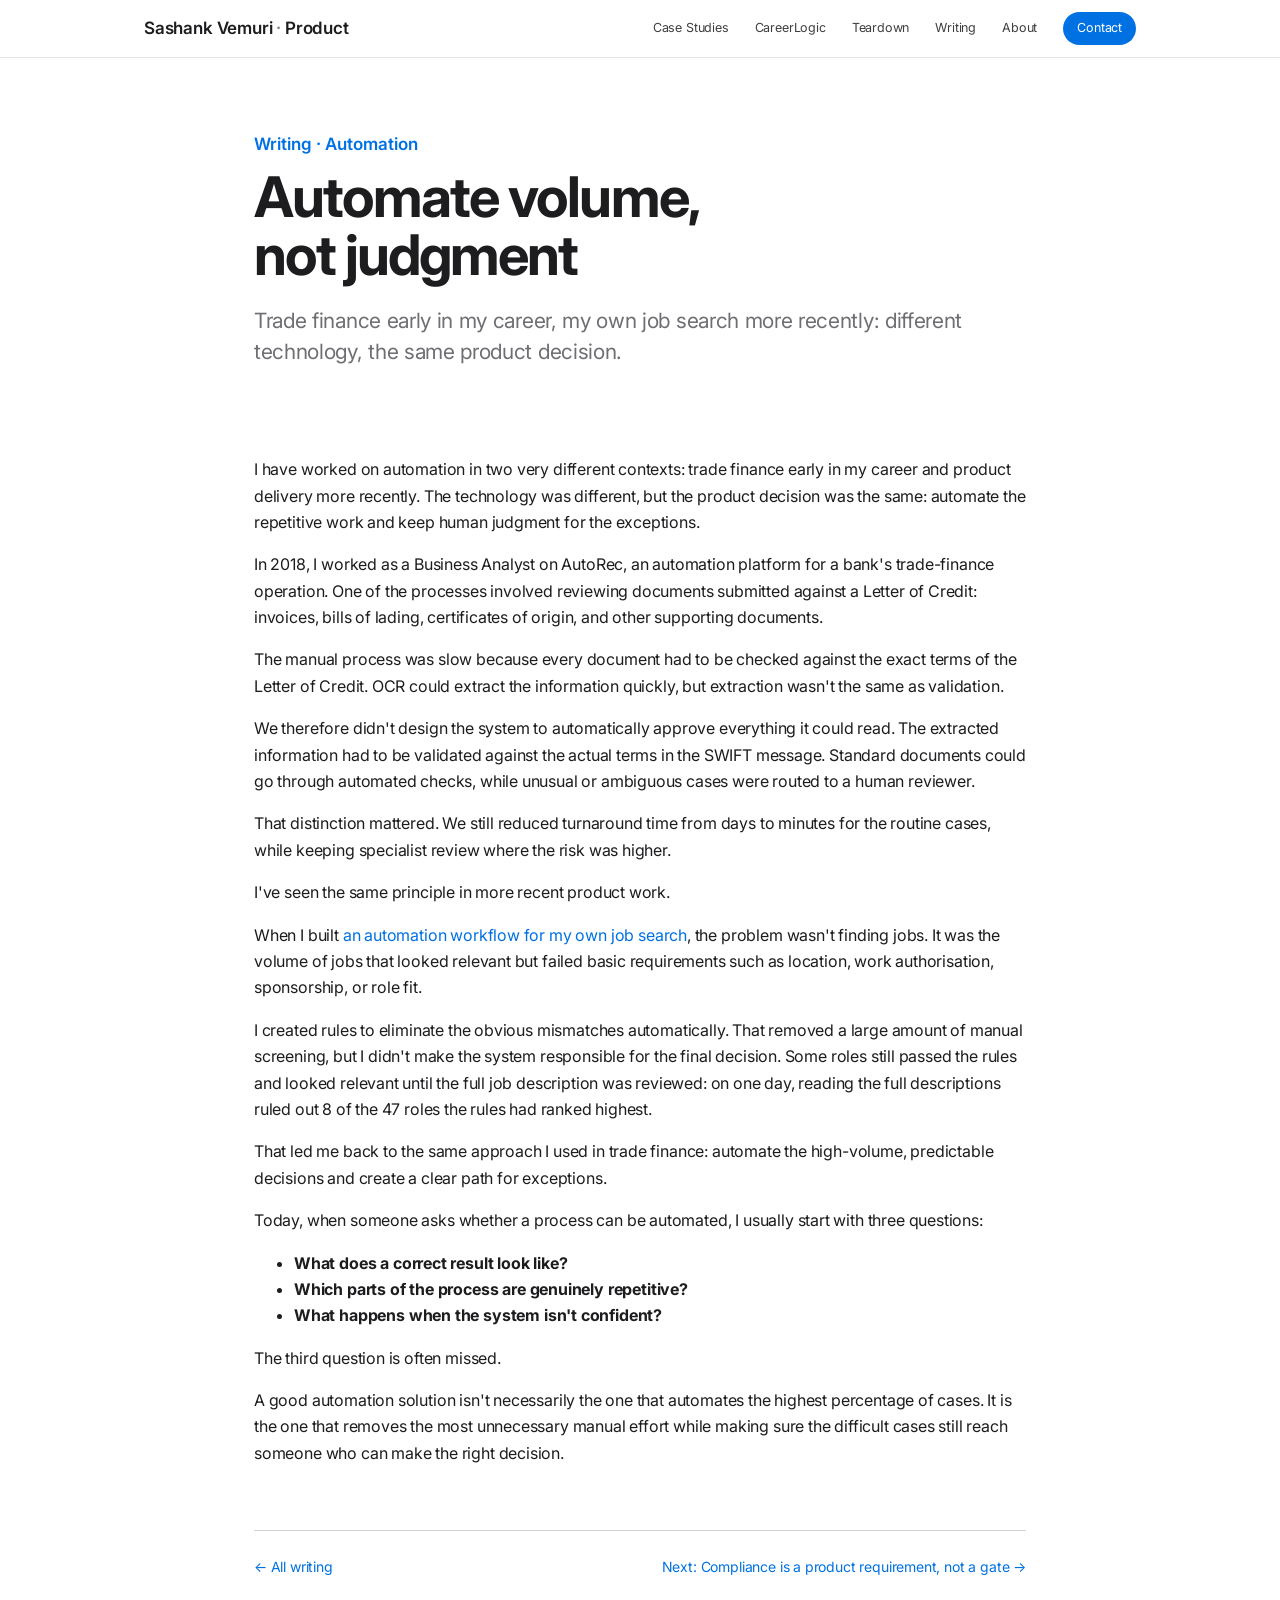
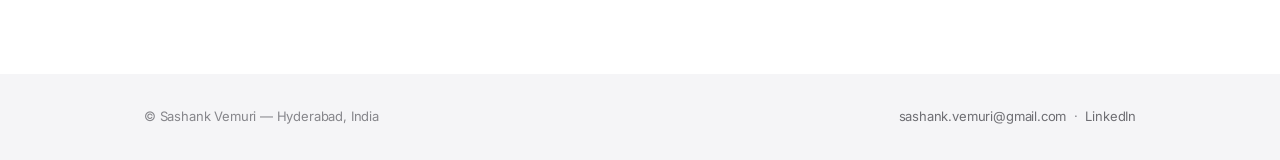
<file: writing/automate-volume-not-judgment.html>
<!doctype html>
<html lang="en">
<head>
<meta charset="utf-8">
<meta name="viewport" content="width=device-width, initial-scale=1">
<title>Automate volume, not judgment — Sashank Vemuri</title>
<meta name="description" content="Trade finance early in my career, my own job search more recently: different technology, the same product decision.">
<meta property="og:type" content="website">
<meta property="og:site_name" content="Sashank Vemuri — Product">
<meta property="og:title" content="Automate volume, not judgment — Sashank Vemuri">
<meta property="og:description" content="Trade finance early in my career, my own job search more recently: different technology, the same product decision.">
<meta property="og:url" content="https://sashankpm-web.github.io/writing/automate-volume-not-judgment.html">
<meta property="og:image" content="https://sashankpm-web.github.io/assets/og-card.jpg">
<meta property="og:image:width" content="1200">
<meta property="og:image:height" content="627">
<meta name="twitter:card" content="summary_large_image">
<link rel="canonical" href="https://sashankpm-web.github.io/writing/automate-volume-not-judgment.html">
<link rel="preconnect" href="https://fonts.googleapis.com">
<link rel="preconnect" href="https://fonts.gstatic.com" crossorigin>
<link rel="stylesheet" href="https://fonts.googleapis.com/css2?family=Inter:wght@400;500;600;700&display=swap">
<link rel="stylesheet" href="../style.css">
</head>
<body>

<header class="site-header">
  <div class="wrap">
    <div class="brand"><a href="../index.html" style="color:inherit; text-decoration:none;">Sashank Vemuri <span>·</span> Product</a></div>
    <nav class="main-nav">
      <a href="../index.html#case-studies">Case Studies</a>
      <a href="../index.html#careerlogic">CareerLogic</a>
      <a href="../index.html#teardown">Teardown</a>
      <a href="../index.html#writing">Writing</a>
      <a href="../index.html#about">About</a>
      <a href="../index.html#contact" class="cta">Contact</a>
    </nav>
  </div>
</header>

<main>
  <div class="wrap">

    <div class="cs-header">
      <p class="eyebrow">Writing · Automation</p>
      <h1>Automate volume, not judgment</h1>
      <p class="lede">Trade finance early in my career, my own job search more recently: different technology, the same product decision.</p>
    </div>

    <section class="cs-section">
      <p>I have worked on automation in two very different contexts: trade finance early in my career and product delivery more recently. The technology was different, but the product decision was the same: automate the repetitive work and keep human judgment for the exceptions.</p>

      <p>In 2018, I worked as a Business Analyst on AutoRec, an automation platform for a bank's trade-finance operation. One of the processes involved reviewing documents submitted against a Letter of Credit: invoices, bills of lading, certificates of origin, and other supporting documents.</p>

      <p>The manual process was slow because every document had to be checked against the exact terms of the Letter of Credit. OCR could extract the information quickly, but extraction wasn't the same as validation.</p>

      <p>We therefore didn't design the system to automatically approve everything it could read. The extracted information had to be validated against the actual terms in the SWIFT message. Standard documents could go through automated checks, while unusual or ambiguous cases were routed to a human reviewer.</p>

      <p>That distinction mattered. We still reduced turnaround time from days to minutes for the routine cases, while keeping specialist review where the risk was higher.</p>

      <p>I've seen the same principle in more recent product work.</p>

      <p>When I built <a href="../projects/careerlogic.html">an automation workflow for my own job search</a>, the problem wasn't finding jobs. It was the volume of jobs that looked relevant but failed basic requirements such as location, work authorisation, sponsorship, or role fit.</p>

      <p>I created rules to eliminate the obvious mismatches automatically. That removed a large amount of manual screening, but I didn't make the system responsible for the final decision. Some roles still passed the rules and looked relevant until the full job description was reviewed: on one day, reading the full descriptions ruled out 8 of the 47 roles the rules had ranked highest.</p>

      <p>That led me back to the same approach I used in trade finance: automate the high-volume, predictable decisions and create a clear path for exceptions.</p>

      <p>Today, when someone asks whether a process can be automated, I usually start with three questions:</p>
      <ul>
        <li><b>What does a correct result look like?</b></li>
        <li><b>Which parts of the process are genuinely repetitive?</b></li>
        <li><b>What happens when the system isn't confident?</b></li>
      </ul>

      <p>The third question is often missed.</p>

      <p>A good automation solution isn't necessarily the one that automates the highest percentage of cases. It is the one that removes the most unnecessary manual effort while making sure the difficult cases still reach someone who can make the right decision.</p>
    </section>

    <div class="cs-nav">
      <a href="../index.html#writing">&larr; All writing</a>
      <a href="compliance-is-a-requirement.html">Next: Compliance is a product requirement, not a gate &rarr;</a>
    </div>

  </div>
</main>

<footer class="site-footer">
  <div class="wrap">
    <div>&copy; Sashank Vemuri — Hyderabad, India</div>
    <div>
      <a href="mailto:sashank.vemuri@gmail.com">sashank.vemuri@gmail.com</a>
      &nbsp;·&nbsp;
      <a href="https://linkedin.com/in/sashank-vemuri" target="_blank" rel="noopener">LinkedIn</a>
    </div>
  </div>
</footer>

</body>
</html>
</file>
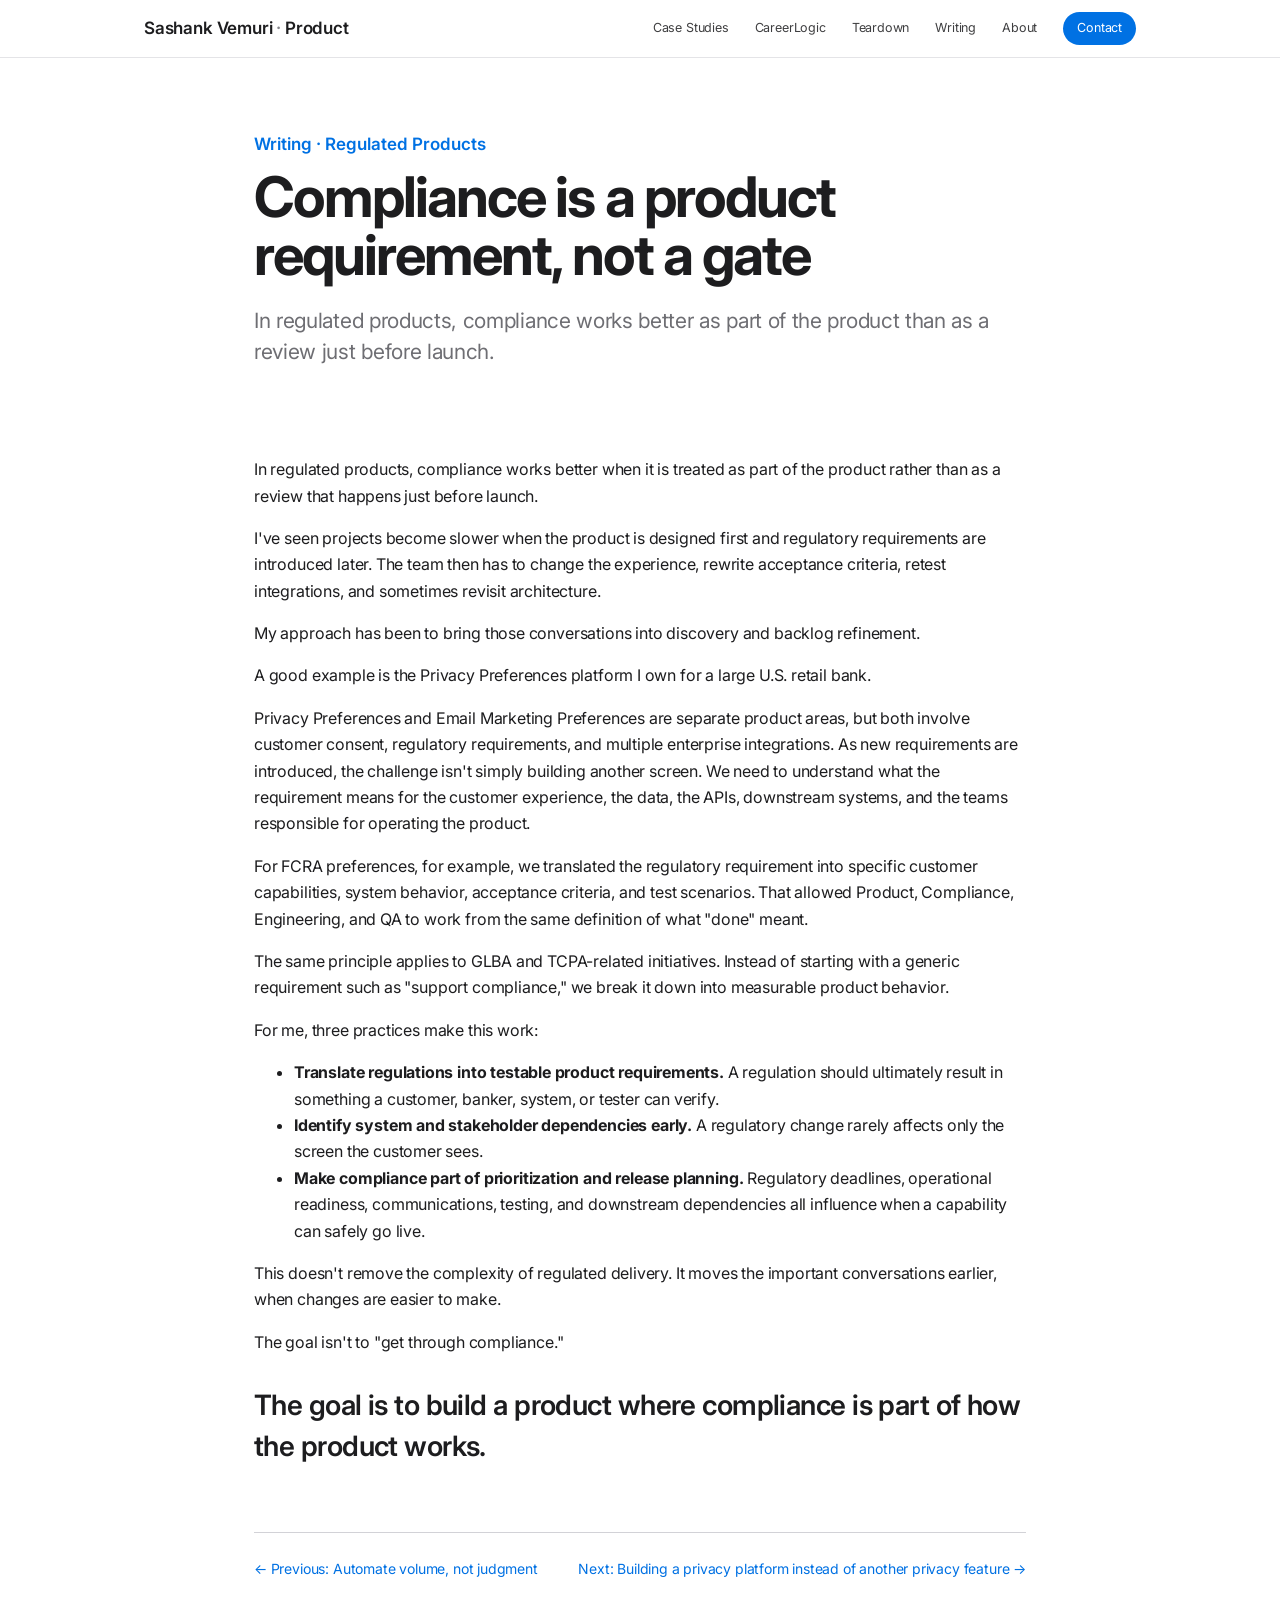
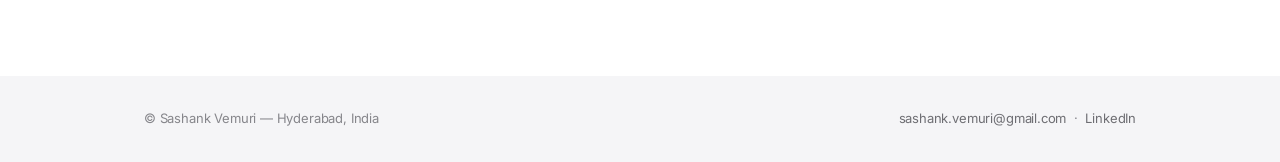
<file: writing/compliance-is-a-requirement.html>
<!doctype html>
<html lang="en">
<head>
<meta charset="utf-8">
<meta name="viewport" content="width=device-width, initial-scale=1">
<title>Compliance is a product requirement, not a gate — Sashank Vemuri</title>
<meta name="description" content="In regulated products, compliance works better as part of the product than as a review just before launch.">
<meta property="og:type" content="website">
<meta property="og:site_name" content="Sashank Vemuri — Product">
<meta property="og:title" content="Compliance is a product requirement, not a gate — Sashank Vemuri">
<meta property="og:description" content="In regulated products, compliance works better as part of the product than as a review just before launch.">
<meta property="og:url" content="https://sashankpm-web.github.io/writing/compliance-is-a-requirement.html">
<meta property="og:image" content="https://sashankpm-web.github.io/assets/og-card.jpg">
<meta property="og:image:width" content="1200">
<meta property="og:image:height" content="627">
<meta name="twitter:card" content="summary_large_image">
<link rel="canonical" href="https://sashankpm-web.github.io/writing/compliance-is-a-requirement.html">
<link rel="preconnect" href="https://fonts.googleapis.com">
<link rel="preconnect" href="https://fonts.gstatic.com" crossorigin>
<link rel="stylesheet" href="https://fonts.googleapis.com/css2?family=Inter:wght@400;500;600;700&display=swap">
<link rel="stylesheet" href="../style.css">
</head>
<body>

<header class="site-header">
  <div class="wrap">
    <div class="brand"><a href="../index.html" style="color:inherit; text-decoration:none;">Sashank Vemuri <span>·</span> Product</a></div>
    <nav class="main-nav">
      <a href="../index.html#case-studies">Case Studies</a>
      <a href="../index.html#careerlogic">CareerLogic</a>
      <a href="../index.html#teardown">Teardown</a>
      <a href="../index.html#writing">Writing</a>
      <a href="../index.html#about">About</a>
      <a href="../index.html#contact" class="cta">Contact</a>
    </nav>
  </div>
</header>

<main>
  <div class="wrap">

    <div class="cs-header">
      <p class="eyebrow">Writing · Regulated Products</p>
      <h1>Compliance is a product requirement, not a gate</h1>
      <p class="lede">In regulated products, compliance works better as part of the product than as a review just before launch.</p>
    </div>

    <section class="cs-section">
      <p>In regulated products, compliance works better when it is treated as part of the product rather than as a review that happens just before launch.</p>

      <p>I've seen projects become slower when the product is designed first and regulatory requirements are introduced later. The team then has to change the experience, rewrite acceptance criteria, retest integrations, and sometimes revisit architecture.</p>

      <p>My approach has been to bring those conversations into discovery and backlog refinement.</p>

      <p>A good example is the Privacy Preferences platform I own for a large U.S. retail bank.</p>

      <p>Privacy Preferences and Email Marketing Preferences are separate product areas, but both involve customer consent, regulatory requirements, and multiple enterprise integrations. As new requirements are introduced, the challenge isn't simply building another screen. We need to understand what the requirement means for the customer experience, the data, the APIs, downstream systems, and the teams responsible for operating the product.</p>

      <p>For FCRA preferences, for example, we translated the regulatory requirement into specific customer capabilities, system behavior, acceptance criteria, and test scenarios. That allowed Product, Compliance, Engineering, and QA to work from the same definition of what "done" meant.</p>

      <p>The same principle applies to GLBA and TCPA-related initiatives. Instead of starting with a generic requirement such as "support compliance," we break it down into measurable product behavior.</p>

      <p>For me, three practices make this work:</p>
      <ul>
        <li><b>Translate regulations into testable product requirements.</b> A regulation should ultimately result in something a customer, banker, system, or tester can verify.</li>
        <li><b>Identify system and stakeholder dependencies early.</b> A regulatory change rarely affects only the screen the customer sees.</li>
        <li><b>Make compliance part of prioritization and release planning.</b> Regulatory deadlines, operational readiness, communications, testing, and downstream dependencies all influence when a capability can safely go live.</li>
      </ul>

      <p>This doesn't remove the complexity of regulated delivery. It moves the important conversations earlier, when changes are easier to make.</p>

      <p>The goal isn't to "get through compliance."</p>

      <p class="pull-quote">The goal is to build a product where compliance is part of how the product works.</p>
    </section>

    <div class="cs-nav">
      <a href="automate-volume-not-judgment.html">&larr; Previous: Automate volume, not judgment</a>
      <a href="platform-not-feature.html">Next: Building a privacy platform instead of another privacy feature &rarr;</a>
    </div>

  </div>
</main>

<footer class="site-footer">
  <div class="wrap">
    <div>&copy; Sashank Vemuri — Hyderabad, India</div>
    <div>
      <a href="mailto:sashank.vemuri@gmail.com">sashank.vemuri@gmail.com</a>
      &nbsp;·&nbsp;
      <a href="https://linkedin.com/in/sashank-vemuri" target="_blank" rel="noopener">LinkedIn</a>
    </div>
  </div>
</footer>

</body>
</html>
</file>
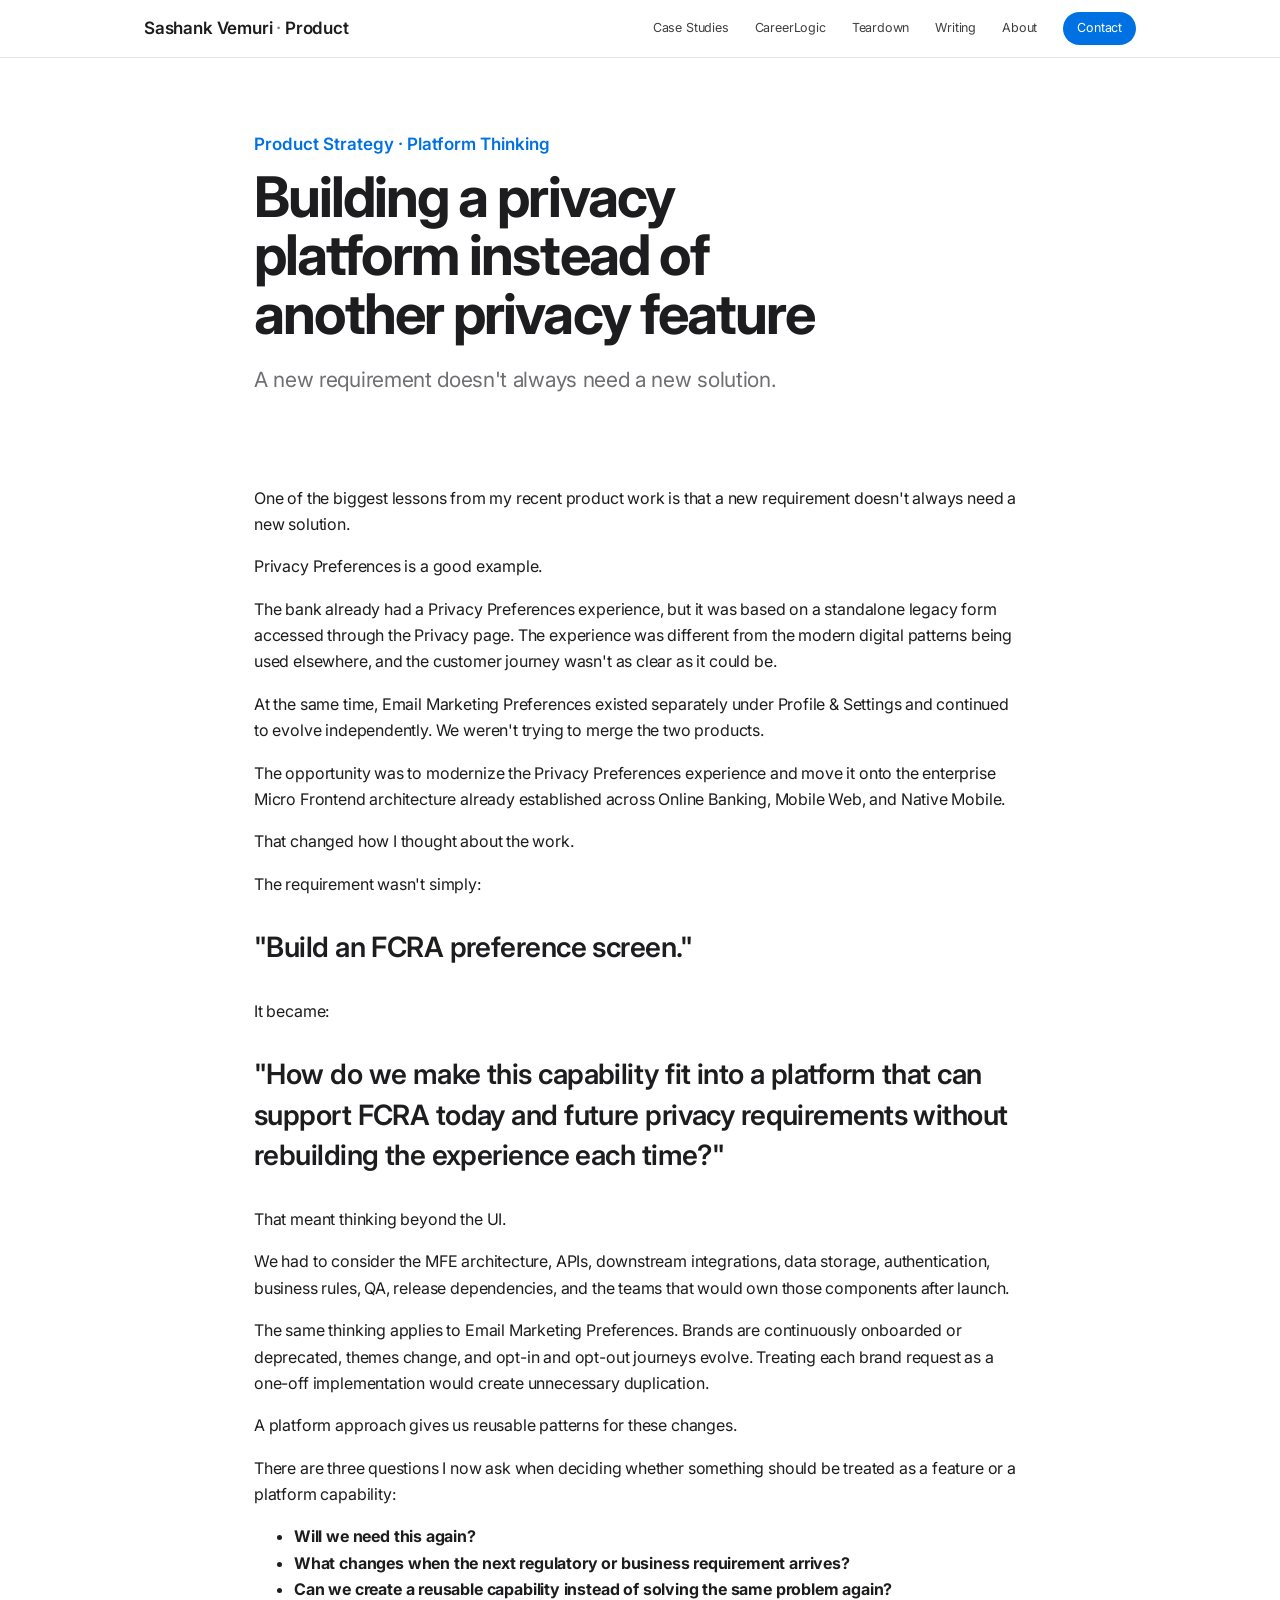
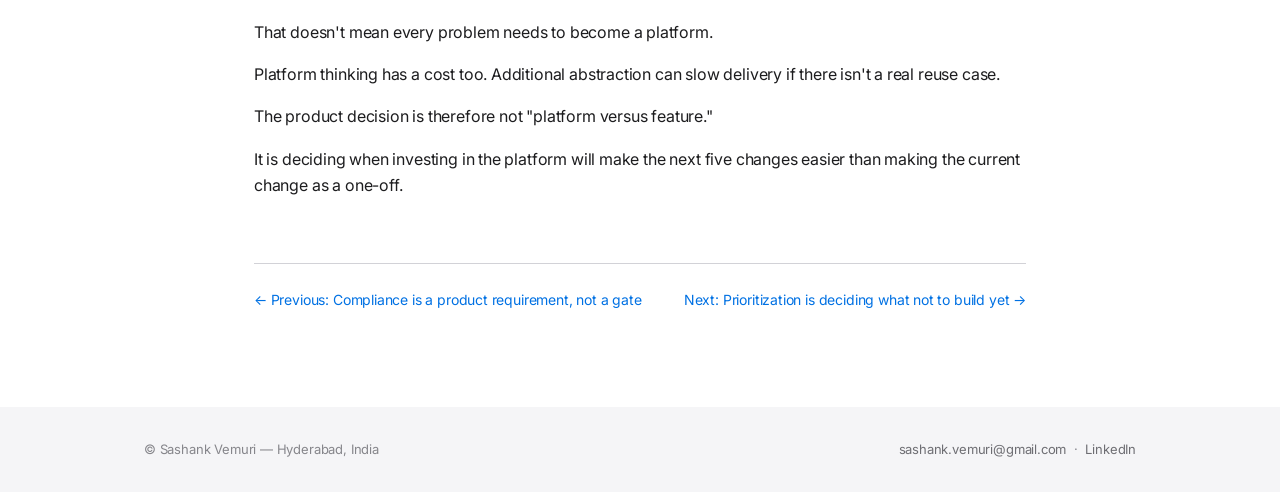
<file: writing/platform-not-feature.html>
<!doctype html>
<html lang="en">
<head>
<meta charset="utf-8">
<meta name="viewport" content="width=device-width, initial-scale=1">
<title>Building a privacy platform instead of another privacy feature — Sashank Vemuri</title>
<meta name="description" content="A new requirement doesn&#x27;t always need a new solution.">
<meta property="og:type" content="website">
<meta property="og:site_name" content="Sashank Vemuri — Product">
<meta property="og:title" content="Building a privacy platform instead of another privacy feature — Sashank Vemuri">
<meta property="og:description" content="A new requirement doesn&#x27;t always need a new solution.">
<meta property="og:url" content="https://sashankpm-web.github.io/writing/platform-not-feature.html">
<meta property="og:image" content="https://sashankpm-web.github.io/assets/og-card.jpg">
<meta property="og:image:width" content="1200">
<meta property="og:image:height" content="627">
<meta name="twitter:card" content="summary_large_image">
<link rel="canonical" href="https://sashankpm-web.github.io/writing/platform-not-feature.html">
<link rel="preconnect" href="https://fonts.googleapis.com">
<link rel="preconnect" href="https://fonts.gstatic.com" crossorigin>
<link rel="stylesheet" href="https://fonts.googleapis.com/css2?family=Inter:wght@400;500;600;700&display=swap">
<link rel="stylesheet" href="../style.css">
</head>
<body>

<header class="site-header">
  <div class="wrap">
    <div class="brand"><a href="../index.html" style="color:inherit; text-decoration:none;">Sashank Vemuri <span>·</span> Product</a></div>
    <nav class="main-nav">
      <a href="../index.html#case-studies">Case Studies</a>
      <a href="../index.html#careerlogic">CareerLogic</a>
      <a href="../index.html#teardown">Teardown</a>
      <a href="../index.html#writing">Writing</a>
      <a href="../index.html#about">About</a>
      <a href="../index.html#contact" class="cta">Contact</a>
    </nav>
  </div>
</header>

<main>
  <div class="wrap">

    <div class="cs-header">
      <p class="eyebrow">Product Strategy · Platform Thinking</p>
      <h1>Building a privacy platform instead of another privacy feature</h1>
      <p class="lede">A new requirement doesn't always need a new solution.</p>
    </div>

    <section class="cs-section">
      <p>One of the biggest lessons from my recent product work is that a new requirement doesn't always need a new solution.</p>

      <p>Privacy Preferences is a good example.</p>

      <p>The bank already had a Privacy Preferences experience, but it was based on a standalone legacy form accessed through the Privacy page. The experience was different from the modern digital patterns being used elsewhere, and the customer journey wasn't as clear as it could be.</p>

      <p>At the same time, Email Marketing Preferences existed separately under Profile &amp; Settings and continued to evolve independently. We weren't trying to merge the two products.</p>

      <p>The opportunity was to modernize the Privacy Preferences experience and move it onto the enterprise Micro Frontend architecture already established across Online Banking, Mobile Web, and Native Mobile.</p>

      <p>That changed how I thought about the work.</p>

      <p>The requirement wasn't simply:</p>
      <p class="pull-quote">"Build an FCRA preference screen."</p>
      <p>It became:</p>
      <p class="pull-quote">"How do we make this capability fit into a platform that can support FCRA today and future privacy requirements without rebuilding the experience each time?"</p>

      <p>That meant thinking beyond the UI.</p>

      <p>We had to consider the MFE architecture, APIs, downstream integrations, data storage, authentication, business rules, QA, release dependencies, and the teams that would own those components after launch.</p>

      <p>The same thinking applies to Email Marketing Preferences. Brands are continuously onboarded or deprecated, themes change, and opt-in and opt-out journeys evolve. Treating each brand request as a one-off implementation would create unnecessary duplication.</p>

      <p>A platform approach gives us reusable patterns for these changes.</p>

      <p>There are three questions I now ask when deciding whether something should be treated as a feature or a platform capability:</p>
      <ul>
        <li><b>Will we need this again?</b></li>
        <li><b>What changes when the next regulatory or business requirement arrives?</b></li>
        <li><b>Can we create a reusable capability instead of solving the same problem again?</b></li>
      </ul>

      <p>That doesn't mean every problem needs to become a platform.</p>

      <p>Platform thinking has a cost too. Additional abstraction can slow delivery if there isn't a real reuse case.</p>

      <p>The product decision is therefore not "platform versus feature."</p>

      <p>It is deciding when investing in the platform will make the next five changes easier than making the current change as a one-off.</p>
    </section>

    <div class="cs-nav">
      <a href="compliance-is-a-requirement.html">&larr; Previous: Compliance is a product requirement, not a gate</a>
      <a href="prioritization.html">Next: Prioritization is deciding what not to build yet &rarr;</a>
    </div>

  </div>
</main>

<footer class="site-footer">
  <div class="wrap">
    <div>&copy; Sashank Vemuri — Hyderabad, India</div>
    <div>
      <a href="mailto:sashank.vemuri@gmail.com">sashank.vemuri@gmail.com</a>
      &nbsp;·&nbsp;
      <a href="https://linkedin.com/in/sashank-vemuri" target="_blank" rel="noopener">LinkedIn</a>
    </div>
  </div>
</footer>

</body>
</html>
</file>
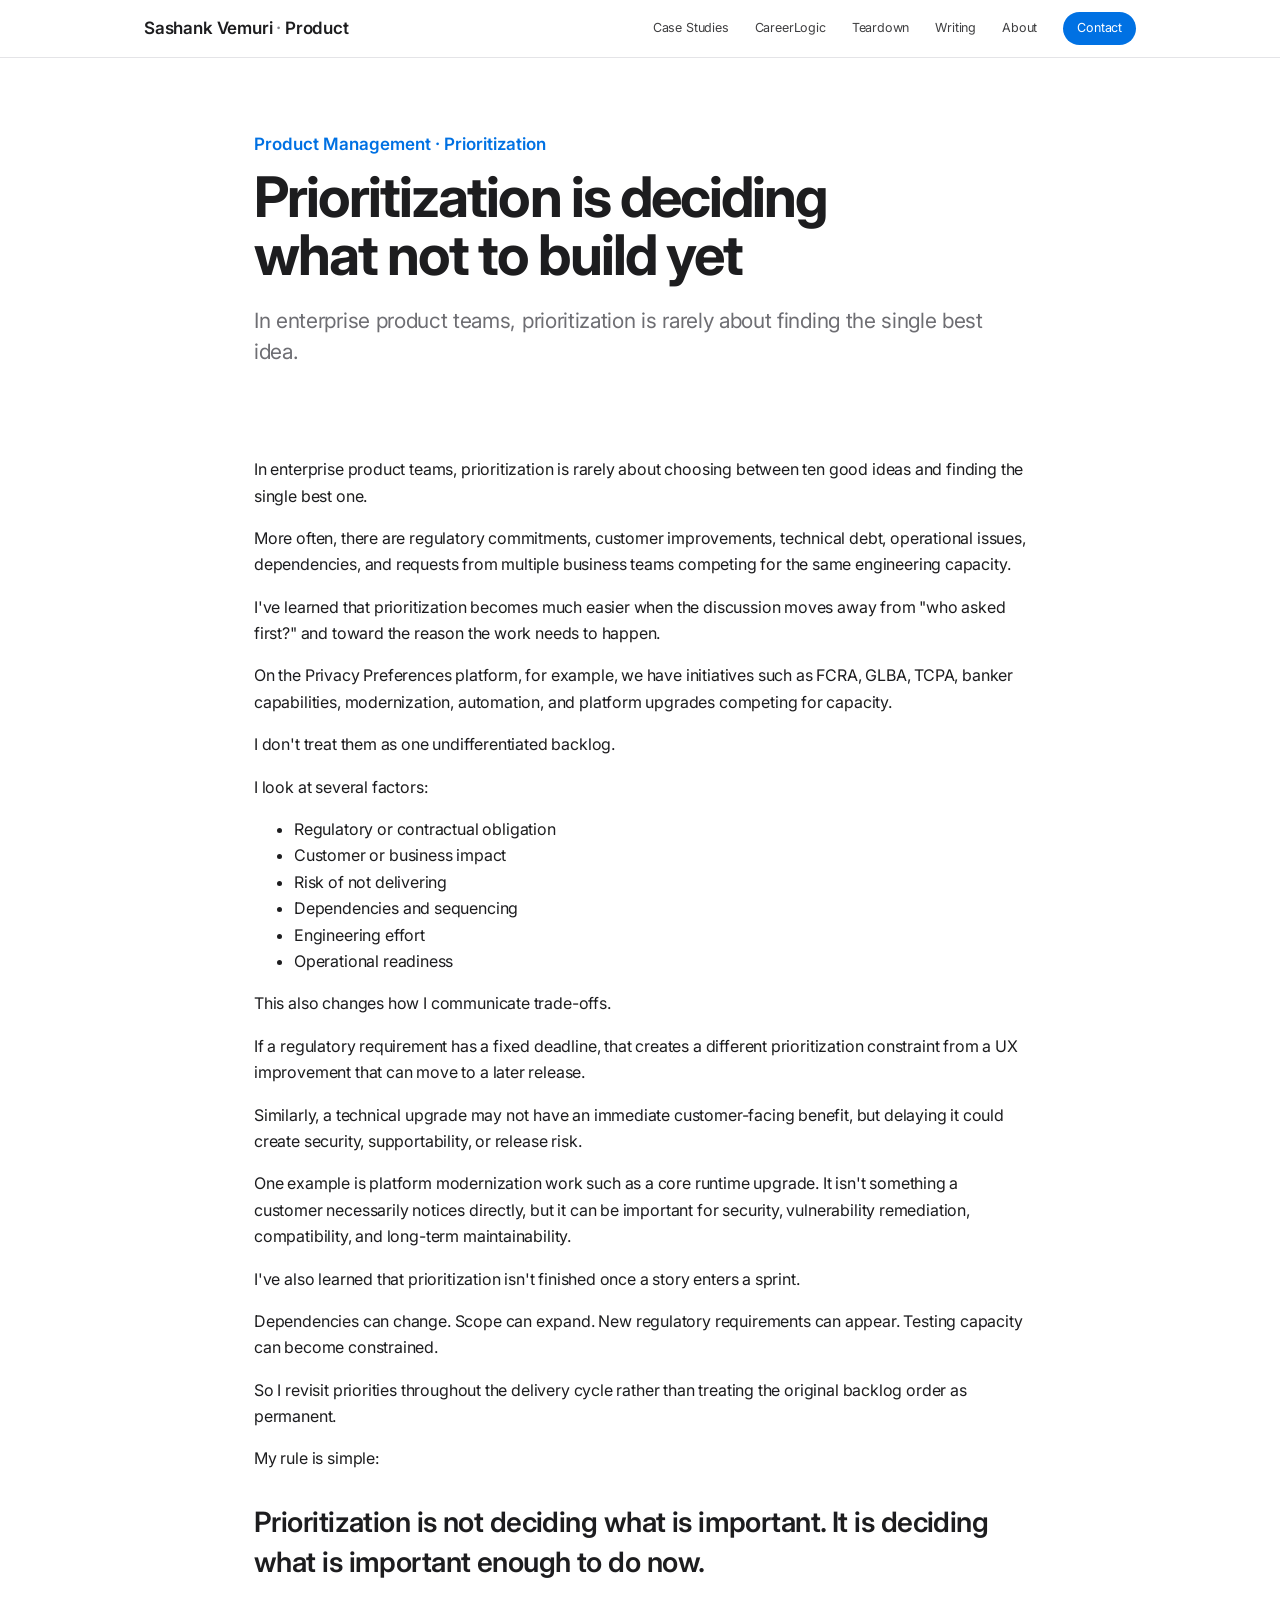
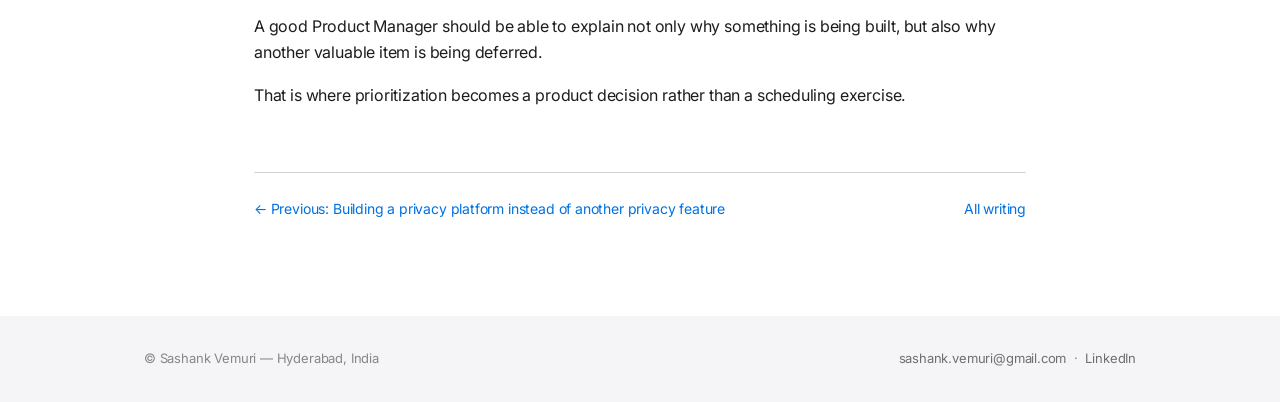
<file: writing/prioritization.html>
<!doctype html>
<html lang="en">
<head>
<meta charset="utf-8">
<meta name="viewport" content="width=device-width, initial-scale=1">
<title>Prioritization is deciding what not to build yet — Sashank Vemuri</title>
<meta name="description" content="In enterprise product teams, prioritization is rarely about finding the single best idea.">
<meta property="og:type" content="website">
<meta property="og:site_name" content="Sashank Vemuri — Product">
<meta property="og:title" content="Prioritization is deciding what not to build yet — Sashank Vemuri">
<meta property="og:description" content="In enterprise product teams, prioritization is rarely about finding the single best idea.">
<meta property="og:url" content="https://sashankpm-web.github.io/writing/prioritization.html">
<meta property="og:image" content="https://sashankpm-web.github.io/assets/og-card.jpg">
<meta property="og:image:width" content="1200">
<meta property="og:image:height" content="627">
<meta name="twitter:card" content="summary_large_image">
<link rel="canonical" href="https://sashankpm-web.github.io/writing/prioritization.html">
<link rel="preconnect" href="https://fonts.googleapis.com">
<link rel="preconnect" href="https://fonts.gstatic.com" crossorigin>
<link rel="stylesheet" href="https://fonts.googleapis.com/css2?family=Inter:wght@400;500;600;700&display=swap">
<link rel="stylesheet" href="../style.css">
</head>
<body>

<header class="site-header">
  <div class="wrap">
    <div class="brand"><a href="../index.html" style="color:inherit; text-decoration:none;">Sashank Vemuri <span>·</span> Product</a></div>
    <nav class="main-nav">
      <a href="../index.html#case-studies">Case Studies</a>
      <a href="../index.html#careerlogic">CareerLogic</a>
      <a href="../index.html#teardown">Teardown</a>
      <a href="../index.html#writing">Writing</a>
      <a href="../index.html#about">About</a>
      <a href="../index.html#contact" class="cta">Contact</a>
    </nav>
  </div>
</header>

<main>
  <div class="wrap">

    <div class="cs-header">
      <p class="eyebrow">Product Management · Prioritization</p>
      <h1>Prioritization is deciding what not to build yet</h1>
      <p class="lede">In enterprise product teams, prioritization is rarely about finding the single best idea.</p>
    </div>

    <section class="cs-section">
      <p>In enterprise product teams, prioritization is rarely about choosing between ten good ideas and finding the single best one.</p>

      <p>More often, there are regulatory commitments, customer improvements, technical debt, operational issues, dependencies, and requests from multiple business teams competing for the same engineering capacity.</p>

      <p>I've learned that prioritization becomes much easier when the discussion moves away from "who asked first?" and toward the reason the work needs to happen.</p>

      <p>On the Privacy Preferences platform, for example, we have initiatives such as FCRA, GLBA, TCPA, banker capabilities, modernization, automation, and platform upgrades competing for capacity.</p>

      <p>I don't treat them as one undifferentiated backlog.</p>

      <p>I look at several factors:</p>
      <ul>
        <li>Regulatory or contractual obligation</li>
        <li>Customer or business impact</li>
        <li>Risk of not delivering</li>
        <li>Dependencies and sequencing</li>
        <li>Engineering effort</li>
        <li>Operational readiness</li>
      </ul>

      <p>This also changes how I communicate trade-offs.</p>

      <p>If a regulatory requirement has a fixed deadline, that creates a different prioritization constraint from a UX improvement that can move to a later release.</p>

      <p>Similarly, a technical upgrade may not have an immediate customer-facing benefit, but delaying it could create security, supportability, or release risk.</p>

      <p>One example is platform modernization work such as a core runtime upgrade. It isn't something a customer necessarily notices directly, but it can be important for security, vulnerability remediation, compatibility, and long-term maintainability.</p>

      <p>I've also learned that prioritization isn't finished once a story enters a sprint.</p>

      <p>Dependencies can change. Scope can expand. New regulatory requirements can appear. Testing capacity can become constrained.</p>

      <p>So I revisit priorities throughout the delivery cycle rather than treating the original backlog order as permanent.</p>

      <p>My rule is simple:</p>
      <p class="pull-quote">Prioritization is not deciding what is important. It is deciding what is important enough to do now.</p>

      <p>A good Product Manager should be able to explain not only why something is being built, but also why another valuable item is being deferred.</p>

      <p>That is where prioritization becomes a product decision rather than a scheduling exercise.</p>
    </section>

    <div class="cs-nav">
      <a href="platform-not-feature.html">&larr; Previous: Building a privacy platform instead of another privacy feature</a>
      <a href="../index.html#writing">All writing</a>
    </div>

  </div>
</main>

<footer class="site-footer">
  <div class="wrap">
    <div>&copy; Sashank Vemuri — Hyderabad, India</div>
    <div>
      <a href="mailto:sashank.vemuri@gmail.com">sashank.vemuri@gmail.com</a>
      &nbsp;·&nbsp;
      <a href="https://linkedin.com/in/sashank-vemuri" target="_blank" rel="noopener">LinkedIn</a>
    </div>
  </div>
</footer>

</body>
</html>
</file>
<file: style.css>
/* Design: Apple-inspired. Light by default; follows the visitor's device into dark mode.
   SF Pro renders on Apple devices via the system font stack; Inter (its closest open match) elsewhere. */
:root{
  --paper:#FFFFFF; --surface:#FFFFFF; --surface-2:#F5F5F7;
  --ink:#1D1D1F; --ink-soft:#6E6E73; --ink-faint:#86868B;
  --accent:#0071E3; --accent-deep:#0058B0; --accent-tint:#E8F1FC;
  --accent2:#1D1D1F; --accent2-deep:#000000; --accent2-tint:#F5F5F7;
  --rule:#D2D2D7; --ok:#1D7D3E; --ok-tint:#E6F4EA;
  --todo:#B8862B; --todo-tint:#F5EBD8;
  --feature-bg:#1D1D1F;
  --font-display:-apple-system, BlinkMacSystemFont, 'SF Pro Display', 'Inter', 'Segoe UI', sans-serif;
  --font-body:-apple-system, BlinkMacSystemFont, 'SF Pro Text', 'Inter', 'Segoe UI', sans-serif;
  --font-mono:ui-monospace, 'SF Mono', 'Cascadia Mono', Consolas, monospace;
  --max:980px;
  --shadow:0 4px 24px rgba(0,0,0,.08);
}
@media (prefers-color-scheme: dark){
  :root{
    --paper:#000000; --surface:#1C1C1E; --surface-2:#161618;
    --ink:#F5F5F7; --ink-soft:#A1A1A6; --ink-faint:#86868B;
    --accent:#2997FF; --accent-deep:#64B5FF; --accent-tint:#0B2541;
    --accent2:#F5F5F7; --accent2-deep:#FFFFFF; --accent2-tint:#1C1C1E;
    --rule:#38383A; --ok:#30D158; --ok-tint:#0E2A16;
    --todo:#FFD60A; --todo-tint:#2C2610;
    --feature-bg:#2C2C2E;
    --shadow:0 8px 30px rgba(0,0,0,.5);
  }
}
*{box-sizing:border-box;}
html,body{margin:0; padding:0;}
body{
  background:var(--paper); color:var(--ink); font-family:var(--font-body);
  line-height:1.65; -webkit-font-smoothing:antialiased;
}
a{color:var(--accent); text-decoration:none;}
a:hover{text-decoration:underline;}
img{max-width:100%; display:block;}
@media (prefers-reduced-motion: reduce){ *{animation-duration:.001ms !important; animation-iteration-count:1 !important; transition-duration:.001ms !important; scroll-behavior:auto !important;} }

/* ---- layout ---- */
.wrap{max-width:var(--max); margin:0 auto; padding:0 24px;}
.site-header{
  position:sticky; top:0; z-index:10; background:color-mix(in srgb, var(--paper) 88%, transparent);
  backdrop-filter:blur(10px); -webkit-backdrop-filter:blur(10px);
  border-bottom:1px solid var(--rule);
}
.site-header .wrap{
  display:flex; align-items:center; justify-content:space-between;
  padding-top:16px; padding-bottom:16px; max-width:1040px;
}
.brand{font-family:var(--font-display); font-weight:600; font-size:18px; color:var(--ink);}
.brand span{color:var(--accent);}
nav.main-nav{display:flex; align-items:center; gap:24px; font-size:14px;}
nav.main-nav a{color:var(--ink-soft); font-weight:500;}
nav.main-nav a:hover{color:var(--accent); text-decoration:none;}
nav.main-nav a.cta{
  color:#fff; background:var(--accent); padding:8px 16px; border-radius:20px;
}
nav.main-nav a.cta:hover{background:var(--accent-deep); text-decoration:none;}

main{padding:0 0 96px;}

.site-footer{border-top:1px solid var(--rule); padding:32px 0; margin-top:64px;}
.site-footer .wrap{
  display:flex; justify-content:space-between; align-items:center;
  font-size:13px; color:var(--ink-faint); flex-wrap:wrap; gap:12px; max-width:1040px;
}
.site-footer a{color:var(--ink-soft);}

/* ---- type ---- */
h1{font-family:var(--font-display); font-size:clamp(34px,5.5vw,52px); font-weight:600; line-height:1.1; text-wrap:balance; margin:0 0 18px; letter-spacing:-0.01em;}
h2{font-family:var(--font-display); font-size:30px; font-weight:600; margin:0 0 12px; text-wrap:balance;}
h3{font-family:var(--font-display); font-size:20px; font-weight:600; margin:0 0 8px;}
.eyebrow{font-family:var(--font-mono); font-size:12px; letter-spacing:.08em; text-transform:uppercase; color:var(--accent); margin:0 0 14px;}
.lede{font-size:19px; color:var(--ink-soft); max-width:60ch; line-height:1.55;}
p{max-width:70ch;}
.pull-quote{
  font-family:var(--font-display); font-size:22px; line-height:1.45; color:var(--ink);
  border-left:3px solid var(--accent); padding:2px 0 2px 22px; margin:28px 0; max-width:56ch;
  text-wrap:balance;
}

/* ---- hero ---- */
.hero{
  position:relative; padding:72px 0 56px; overflow:hidden;
  border-bottom:1px solid var(--rule);
}
.hero-inner{position:relative; z-index:2; display:grid; grid-template-columns:1fr auto; gap:40px; align-items:center;}
.hero-canvas{position:absolute; inset:0; z-index:1; opacity:.55; pointer-events:none;}
.avatar{
  width:132px; height:132px; border-radius:50%; object-fit:cover;
  border:3px solid var(--surface); box-shadow:var(--shadow);
  background:var(--surface-2);
}
.avatar-slot{
  width:132px; height:132px; border-radius:50%; background:var(--surface-2);
  border:1px dashed var(--rule); display:flex; align-items:center; justify-content:center;
  color:var(--ink-faint); font-size:11px; text-align:center; font-family:var(--font-mono); padding:8px;
  flex-shrink:0;
}
.hero-cta{display:flex; gap:12px; margin-top:28px; flex-wrap:wrap;}
.btn{
  display:inline-block; padding:12px 22px; border-radius:24px; font-size:14px; font-weight:600;
  border:1px solid var(--rule); transition:transform .15s ease, box-shadow .15s ease, background .15s ease, border-color .15s ease;
}
.btn.primary{background:var(--accent); color:#fff; border-color:var(--accent);}
.btn.primary:hover{background:var(--accent-deep); text-decoration:none; transform:translateY(-1px); box-shadow:var(--shadow);}
.btn.ghost{color:var(--ink); background:var(--surface);}
.btn.ghost:hover{border-color:var(--accent); color:var(--accent); text-decoration:none; transform:translateY(-1px); box-shadow:var(--shadow);}

/* ---- proof strip ---- */
.proof-strip{
  display:grid; grid-template-columns:repeat(auto-fit,minmax(160px,1fr)); gap:1px;
  background:var(--rule); border:1px solid var(--rule); border-radius:8px; overflow:hidden; margin:40px 0;
  box-shadow:var(--shadow);
}
.proof-cell{background:var(--surface); padding:22px 20px; transition:background .2s;}
.proof-cell:hover{background:var(--accent-tint);}
.proof-num{font-family:var(--font-display); font-size:28px; font-weight:600; color:var(--accent); font-variant-numeric:tabular-nums;}
.proof-label{font-size:12.5px; color:var(--ink-soft); margin-top:4px;}

/* ---- section rhythm ---- */
.section{margin:0; padding:64px 0;}
.section.band{background:var(--surface-2); border-top:1px solid var(--rule); border-bottom:1px solid var(--rule);}
.section.band .wrap{max-width:var(--max);}
.section-head{display:flex; justify-content:space-between; align-items:baseline; margin-bottom:28px; gap:16px; flex-wrap:wrap;}

.grid{display:grid; grid-template-columns:repeat(auto-fit,minmax(280px,1fr)); gap:20px;}
.card{
  background:var(--surface); border:1px solid var(--rule); border-radius:10px; padding:26px;
  display:flex; flex-direction:column; gap:10px;
  transition:transform .18s ease, box-shadow .18s ease, border-color .18s ease;
}
.card:hover{border-color:var(--accent); transform:translateY(-3px); box-shadow:var(--shadow);}
.card .tag-row{display:flex; gap:6px; flex-wrap:wrap;}
.tag{font-family:var(--font-mono); font-size:11px; background:var(--surface-2); color:var(--ink-soft); padding:3px 9px; border-radius:12px;}
.card h3{margin-bottom:0;}
.card p{font-size:14.5px; color:var(--ink-soft); margin:0;}
.card .card-link{font-size:13.5px; font-weight:600; margin-top:auto; color:var(--accent);}

/* concept section gets the growth accent */
#concept .eyebrow, #concept .tag, #concept .card:hover{color:var(--accent2); }
#concept .card:hover{border-color:var(--accent2);}
#concept .card-link{color:var(--accent2);}

/* ---- photo strip (personal/scenic images) ---- */
.photo-strip{display:grid; grid-template-columns:repeat(3,1fr); gap:12px; margin:28px 0;}
.photo-strip img{width:100%; height:180px; object-fit:cover; border-radius:8px; box-shadow:var(--shadow);}
.photo-slot{
  height:180px; border-radius:8px; background:var(--surface-2); border:1px dashed var(--rule);
  display:flex; align-items:center; justify-content:center; color:var(--ink-faint);
  font-size:11.5px; font-family:var(--font-mono); text-align:center; padding:12px;
}
@media (max-width:640px){ .photo-strip{grid-template-columns:1fr;} }

/* ---- tool badges ---- */
.tool-grid{display:flex; flex-wrap:wrap; gap:10px; margin-top:20px;}
.tool-badge{
  display:inline-flex; align-items:center; gap:8px; background:var(--surface); border:1px solid var(--rule);
  border-radius:8px; padding:9px 14px; font-size:13.5px; color:var(--ink); font-weight:500;
  transition:border-color .15s, transform .15s, box-shadow .15s;
}
.tool-badge:hover{border-color:var(--accent); transform:translateY(-2px); box-shadow:var(--shadow);}
.tool-badge .icon-chip{
  width:22px; height:22px; border-radius:5px; background:#fff; flex-shrink:0;
  display:flex; align-items:center; justify-content:center; padding:3px;
}
.tool-badge .icon-chip.dark{background:#14161a;}
.tool-badge .icon-chip img{width:100%; height:100%; object-fit:contain; display:block;}
.tool-row{display:flex; flex-wrap:wrap; gap:8px; margin-top:14px;}
.tool-row .tool-badge{padding:5px 10px 5px 6px; font-size:12px; border-radius:16px; gap:6px;}
.tool-row .tool-badge .icon-chip{width:16px; height:16px; border-radius:4px; padding:2px;}

/* ---- contact ---- */
.contact-grid{display:flex; flex-wrap:wrap; gap:14px; margin-top:24px;}
.contact-pill{
  display:flex; align-items:center; gap:10px; background:var(--surface); border:1px solid var(--rule);
  border-radius:24px; padding:10px 18px; font-size:14px; color:var(--ink);
  transition:border-color .15s, transform .15s;
}
.contact-pill:hover{border-color:var(--accent); transform:translateY(-1px); text-decoration:none;}
.contact-pill .copy-btn{
  font-family:var(--font-mono); font-size:11px; color:var(--ink-faint); background:var(--surface-2);
  border:1px solid var(--rule); border-radius:10px; padding:2px 8px; cursor:pointer;
}
.contact-pill .copy-btn[data-copied="true"]{color:var(--ok); border-color:var(--ok);}

/* ---- todo / placeholder markers (scaffold only, remove when content written) ---- */
.todo{
  background:var(--todo-tint); border:1px dashed var(--todo); color:var(--todo);
  border-radius:6px; padding:14px 16px; font-size:13.5px; font-family:var(--font-mono);
  margin:16px 0;
}
.todo b{display:block; margin-bottom:4px; font-family:var(--font-body); color:var(--ink);}
.mockup-slot{
  background:var(--surface-2); border:1px dashed var(--rule); border-radius:8px;
  padding:48px 24px; text-align:center; color:var(--ink-faint); font-size:13.5px; margin:20px 0;
}

/* ---- case study page ---- */
.cs-header{
  position:relative; padding:48px 0 40px; margin-bottom:8px; isolation:isolate;
  border-bottom:1px solid var(--rule);
}
/* faint ledger grid behind the header; the fade applies to the grid only, never to the text */
.cs-header::before{
  content:""; position:absolute; inset:0; z-index:-1; opacity:.5; pointer-events:none;
  background-image:
    repeating-linear-gradient(0deg, transparent, transparent 27px, var(--rule) 28px),
    repeating-linear-gradient(90deg, transparent, transparent 27px, var(--rule) 28px);
  mask-image:linear-gradient(to bottom, black, transparent 85%);
  -webkit-mask-image:linear-gradient(to bottom, black, transparent 85%);
}
.cs-header .wrap{position:relative;}
.cs-meta{display:flex; gap:28px; flex-wrap:wrap; font-size:13.5px; color:var(--ink-soft); margin-top:22px;}
.cs-meta div b{display:block; color:var(--ink); font-weight:600; font-size:14px;}
.cs-section{margin:40px 0; max-width:var(--max);}
.wrap > .cs-section, main > .wrap .cs-section{margin-left:auto; margin-right:auto;}
.cs-nav{display:flex; justify-content:space-between; border-top:1px solid var(--rule); padding-top:24px; margin-top:64px; font-size:14px; max-width:var(--max);}

/* ---- 8-point case-study structure ---- */
.tldr{
  background:var(--surface); border:1px solid var(--rule); border-left:3px solid var(--accent);
  border-radius:8px; padding:18px 22px; margin:32px 0 8px; max-width:var(--max); box-shadow:var(--shadow);
}
.tldr .eyebrow{margin-bottom:8px;}
.tldr ul{margin:0; padding-left:18px;}
.tldr li{margin:4px 0; max-width:70ch;}
.cs-section h2 .step{
  display:inline-block; font-family:var(--font-mono); font-size:12px; font-weight:500; color:var(--accent);
  border:1px solid var(--accent); border-radius:12px; padding:1px 8px; margin-right:10px; vertical-align:middle;
  letter-spacing:.04em;
}
.cs-section h3{margin-top:22px;}
.options{display:grid; grid-template-columns:repeat(auto-fit,minmax(230px,1fr)); gap:14px; margin:18px 0;}
.option{background:var(--surface); border:1px solid var(--rule); border-radius:8px; padding:16px 18px; font-size:14.5px;}
.option b{display:block; font-family:var(--font-display); font-size:16px; margin-bottom:6px; color:var(--ink);}
.option p{margin:0; color:var(--ink-soft);}
.option .verdict{
  display:inline-block; font-family:var(--font-mono); font-size:11px; letter-spacing:.04em; text-transform:uppercase;
  padding:2px 8px; border-radius:10px; margin-bottom:8px; background:var(--surface-2); color:var(--ink-faint);
}
.option.chosen{border-color:var(--ok);}
.option.chosen .verdict{background:var(--ok-tint); color:var(--ok);}
.nongoals{list-style:none; padding:0; margin:12px 0;}
.nongoals li{padding-left:22px; position:relative; margin:6px 0; max-width:68ch;}
.nongoals li::before{content:"\2715"; position:absolute; left:0; top:0; color:var(--ink-faint); font-size:13px;}
.fine{font-size:13px; color:var(--ink-faint);}
.card.feature{grid-column:1 / -1; border-left:3px solid var(--accent2);}
.card.feature:hover{border-color:var(--accent2);}
.card.feature .card-link{color:var(--accent2);}
/* ---- approach diagrams (inline SVG, theme-aware) ---- */
figure.diagram{margin:24px 0; background:var(--surface); border:1px solid var(--rule); border-radius:10px; padding:16px 16px 12px; overflow-x:auto;}
figure.diagram svg{display:block; width:100%; height:auto; min-width:600px;}
figure.diagram figcaption{font-size:13px; color:var(--ink-faint); margin-top:10px; max-width:70ch;}
.dg text{fill:var(--ink); font-family:var(--font-body); font-size:13px;}
.dg text.muted{fill:var(--ink-soft); font-size:11.5px;}
.dg text.lbl{fill:var(--ink-faint); font-family:var(--font-mono); font-size:10.5px; letter-spacing:.06em;}
.dg text.on-accent{fill:var(--accent-deep); font-weight:600;}
.dg .box{fill:var(--surface-2); stroke:var(--rule); stroke-width:1.5;}
.dg .box.hl{fill:var(--accent-tint); stroke:var(--accent);}
.dg .box.ok{fill:var(--ok-tint); stroke:var(--ok);}
.dg .box.warn{fill:var(--todo-tint); stroke:var(--todo);}
.dg .box.dim{fill:var(--paper); stroke:var(--rule); stroke-dasharray:4 3;}
.dg .edge{stroke:var(--ink-faint); stroke-width:1.5; fill:none;}
.dg .edge.hl{stroke:var(--accent);}
.dg .edge.bad{stroke:var(--todo); stroke-dasharray:4 3; stroke-width:1.2;}
.dg .arrowhead{fill:var(--ink-faint);}
.dg .arrowhead.hl{fill:var(--accent);}
.dg .seg{stroke:var(--surface); stroke-width:2;}
.dg .seg.a{fill:var(--rule);} .dg .seg.b{fill:var(--ink-faint);} .dg .seg.c{fill:var(--surface-2);} .dg .seg.ok{fill:var(--ok);}

/* statements awaiting the author's confirmation -- every .verify must be resolved before publishing */
.verify{background:var(--todo-tint); border-bottom:2px dotted var(--todo); border-radius:2px; padding:0 2px;}
.verify::after{content:" [confirm]"; font-family:var(--font-mono); font-size:10.5px; color:var(--todo);}

@media (max-width:640px){
  .site-header .wrap{flex-direction:column; align-items:flex-start; gap:12px;}
  nav.main-nav{gap:16px; flex-wrap:wrap;}
  .hero-inner{grid-template-columns:1fr; text-align:left;}
}

/* ================= Apple-inspired component layer ================= */
body{letter-spacing:-0.011em;}
.site-header{background:color-mix(in srgb, var(--paper) 80%, transparent); border-bottom:1px solid color-mix(in srgb, var(--rule) 60%, transparent);}
.site-header .wrap{padding-top:12px; padding-bottom:12px;}
.brand{font-family:var(--font-display); font-weight:600; font-size:17px;}
.brand span{color:var(--ink-faint);}
nav.main-nav{font-size:12.5px; gap:26px;}
nav.main-nav a{color:var(--ink); font-weight:400; opacity:.85;}
nav.main-nav a.cta{background:var(--accent); color:#fff; border-radius:980px; padding:6px 14px; opacity:1;}
nav.main-nav a.cta:hover{background:var(--accent-deep);}

h1{font-weight:700; font-size:clamp(40px,6.4vw,72px); line-height:1.05; letter-spacing:-0.035em;}
h2{font-weight:700; font-size:clamp(32px,4.4vw,48px); letter-spacing:-0.03em; line-height:1.08;}
h3{font-family:var(--font-display); font-weight:600; font-size:24px; letter-spacing:-0.02em; line-height:1.15;}
.lede{font-size:21px; line-height:1.45; color:var(--ink-soft); letter-spacing:-0.015em;}
.eyebrow{font-family:var(--font-body); text-transform:none; letter-spacing:0; font-size:17px; font-weight:600; color:var(--accent);}

/* home: centred hero */
.hero-canvas{display:none;}
.hero{padding:96px 0 80px; border-bottom:0; text-align:center;}
.hero-inner{grid-template-columns:1fr; justify-items:center; gap:28px;}
.hero h1{max-width:16ch; margin-left:auto; margin-right:auto;}
.hero .lede{margin-left:auto; margin-right:auto;}
.avatar{order:-1; width:112px; height:112px; border:0; box-shadow:none;}
.hero .eyebrow{color:var(--ink-soft); font-size:19px; margin-bottom:8px;}
.hero-cta{justify-content:center; gap:18px;}
.btn{border-radius:980px; font-weight:400; font-size:17px; padding:11px 22px;}
.btn.primary{background:var(--accent); border-color:var(--accent); color:#fff;}
.btn.primary:hover{background:var(--accent-deep); transform:none; box-shadow:none;}
.btn.ghost{background:transparent; border-color:transparent; color:var(--accent);}
.btn.ghost::after{content:" \203A";}
.btn.ghost:hover{text-decoration:underline; transform:none; box-shadow:none;}

.proof-strip{background:transparent; border:0; box-shadow:none; gap:0; margin:24px 0 8px;}
.proof-cell{background:transparent; text-align:center; padding:20px 12px;}
.proof-cell:hover{background:transparent;}
.proof-num{color:var(--ink); font-size:48px; font-weight:700; letter-spacing:-0.03em;}
.proof-label{font-size:14px; color:var(--ink-soft);}

.section{padding:88px 0;}
.section.band{background:var(--surface-2); border:0;}
.section-head{flex-direction:column; align-items:center; text-align:center; gap:8px; margin-bottom:40px;}
.section-head p{margin:0 auto;}

.card{border:0; border-radius:22px; padding:34px 30px; background:var(--surface-2); box-shadow:none;}
.section.band .card{background:var(--surface);}
.card:hover{transform:scale(1.015); box-shadow:var(--shadow); border-color:transparent;}
.card p{font-size:16px; line-height:1.5;}
.tag{background:transparent; padding:0; font-family:var(--font-body); font-size:12px; font-weight:600; color:var(--ink-faint); text-transform:uppercase; letter-spacing:.04em;}
.card .card-link{color:var(--accent); font-weight:400; font-size:16px;}
.card-metric{font-size:15px; color:var(--ink-soft); order:-1;}
.card-metric b{display:block; font-size:44px; line-height:1.05; font-weight:700; letter-spacing:-0.035em; color:var(--ink); margin-bottom:2px;}
.card.feature{border-left:0; background:var(--feature-bg); color:#F5F5F7;}
.card.feature:hover{border-color:transparent;}
.card.feature h3{color:#F5F5F7;}
.card.feature p, .card.feature .card-metric{color:#A1A1A6;}
.card.feature .card-metric b{color:#F5F5F7;}
.card.feature .tag{color:#86868B;}
.card.feature .card-link{color:#2997FF;}
#concept .eyebrow, #concept .tag, #concept .card-link{color:var(--accent);}
#concept .tag{color:var(--ink-faint);}
#concept .card:hover{border-color:transparent;}
.pull-quote{border-left:0; padding-left:0; font-weight:600; font-size:28px; letter-spacing:-0.02em;}
.tool-badge{border:0; background:var(--surface); border-radius:12px;}
.section:not(.band) .tool-badge{background:var(--surface-2);}
.contact-pill{border:0; background:var(--surface); border-radius:980px;}
.section:not(.band) .contact-pill{background:var(--surface-2);}
.photo-strip img{border-radius:18px; box-shadow:none;}
.site-footer{background:var(--surface-2); border-top:0; margin-top:0; font-size:12px;}

/* testimonial */
.testimonial{max-width:760px; margin:0 auto; text-align:center;}
.testimonial blockquote{margin:0; font-family:var(--font-display); font-size:clamp(20px,2.4vw,26px); line-height:1.4; font-weight:500; letter-spacing:-0.015em; color:var(--ink);}
.testimonial figcaption{margin-top:22px; font-size:15px; color:var(--ink-soft);}
.testimonial figcaption b{display:block; color:var(--ink); font-size:17px;}
.testimonial figcaption a{display:inline-block; margin-top:8px;}

/* inner pages: case studies, teardown, concept, writing */
.cs-header{padding:72px 0 28px; border-bottom:0;}
.cs-header::before{display:none;}
.cs-header h1{font-size:clamp(36px,5.2vw,56px); max-width:22ch;}
.cs-header .eyebrow{margin-bottom:10px;}
.cs-meta{gap:32px; font-size:14px;}
.cs-meta div b{font-size:12px; font-weight:600; color:var(--ink-faint); text-transform:uppercase; letter-spacing:.04em; margin-bottom:2px;}
.tool-row .tool-badge{background:var(--surface-2);}
.tldr{background:var(--surface-2); border:0; border-radius:18px; box-shadow:none; padding:24px 28px;}
.cs-section h2{font-size:clamp(26px,3.4vw,34px);}
.cs-section h2 .step{background:var(--accent); color:#fff; border:0; border-radius:980px; padding:2px 9px; font-family:var(--font-body); font-weight:600;}
.option{border:0; background:var(--surface-2); border-radius:16px; padding:18px 20px;}
.option b{font-family:var(--font-display); letter-spacing:-0.01em;}
.option.chosen{background:var(--ok-tint); box-shadow:inset 0 0 0 1.5px var(--ok);}
.option .verdict{font-family:var(--font-body); font-weight:600; background:var(--surface); letter-spacing:.03em;}
figure.diagram{border:0; background:var(--surface-2); border-radius:18px; padding:20px 20px 14px;}
.dg .box{fill:var(--surface);}
.mockup-slot{border-radius:18px;}
.cs-nav{border-top:1px solid var(--rule);}

/* one reading column: paragraphs, lists, tables and diagrams share the same width
   (paragraphs were capped at 70ch while lists ran the full width, so intros looked cut short) */
p, .tldr li, .nongoals li, figure.diagram figcaption, .cs-header .lede{max-width:none;}
main > .wrap, #about .wrap{max-width:820px;}
.hero .lede{max-width:60ch;}
.pull-quote{max-width:none; text-wrap:pretty;}

/* skills & domains: grouped cards with real chips */
.skill-groups{display:flex; flex-wrap:wrap; justify-content:center; gap:18px; margin-top:8px;}
.skill-group{flex:1 1 290px; max-width:calc((100% - 36px) / 3);}
@media (max-width:900px){ .skill-group{max-width:none;} }
.skill-group{background:var(--surface-2); border-radius:20px; padding:24px 24px 22px;}
.skill-group h3{font-size:18px; margin:0 0 4px; display:flex; align-items:center; gap:10px;}
.skill-group h3::before{content:""; width:10px; height:10px; border-radius:50%; background:var(--accent); flex-shrink:0;}
.skill-group p{font-size:14px; color:var(--ink-soft); margin:0 0 14px;}
.chips{list-style:none; padding:0; margin:0; display:flex; flex-wrap:wrap; gap:8px;}
.chips li{background:var(--surface); color:var(--ink); border-radius:980px; padding:6px 13px; font-size:14px; line-height:1.3; box-shadow:inset 0 0 0 1px var(--rule);}
.chips li b{font-weight:600;}
</file>
